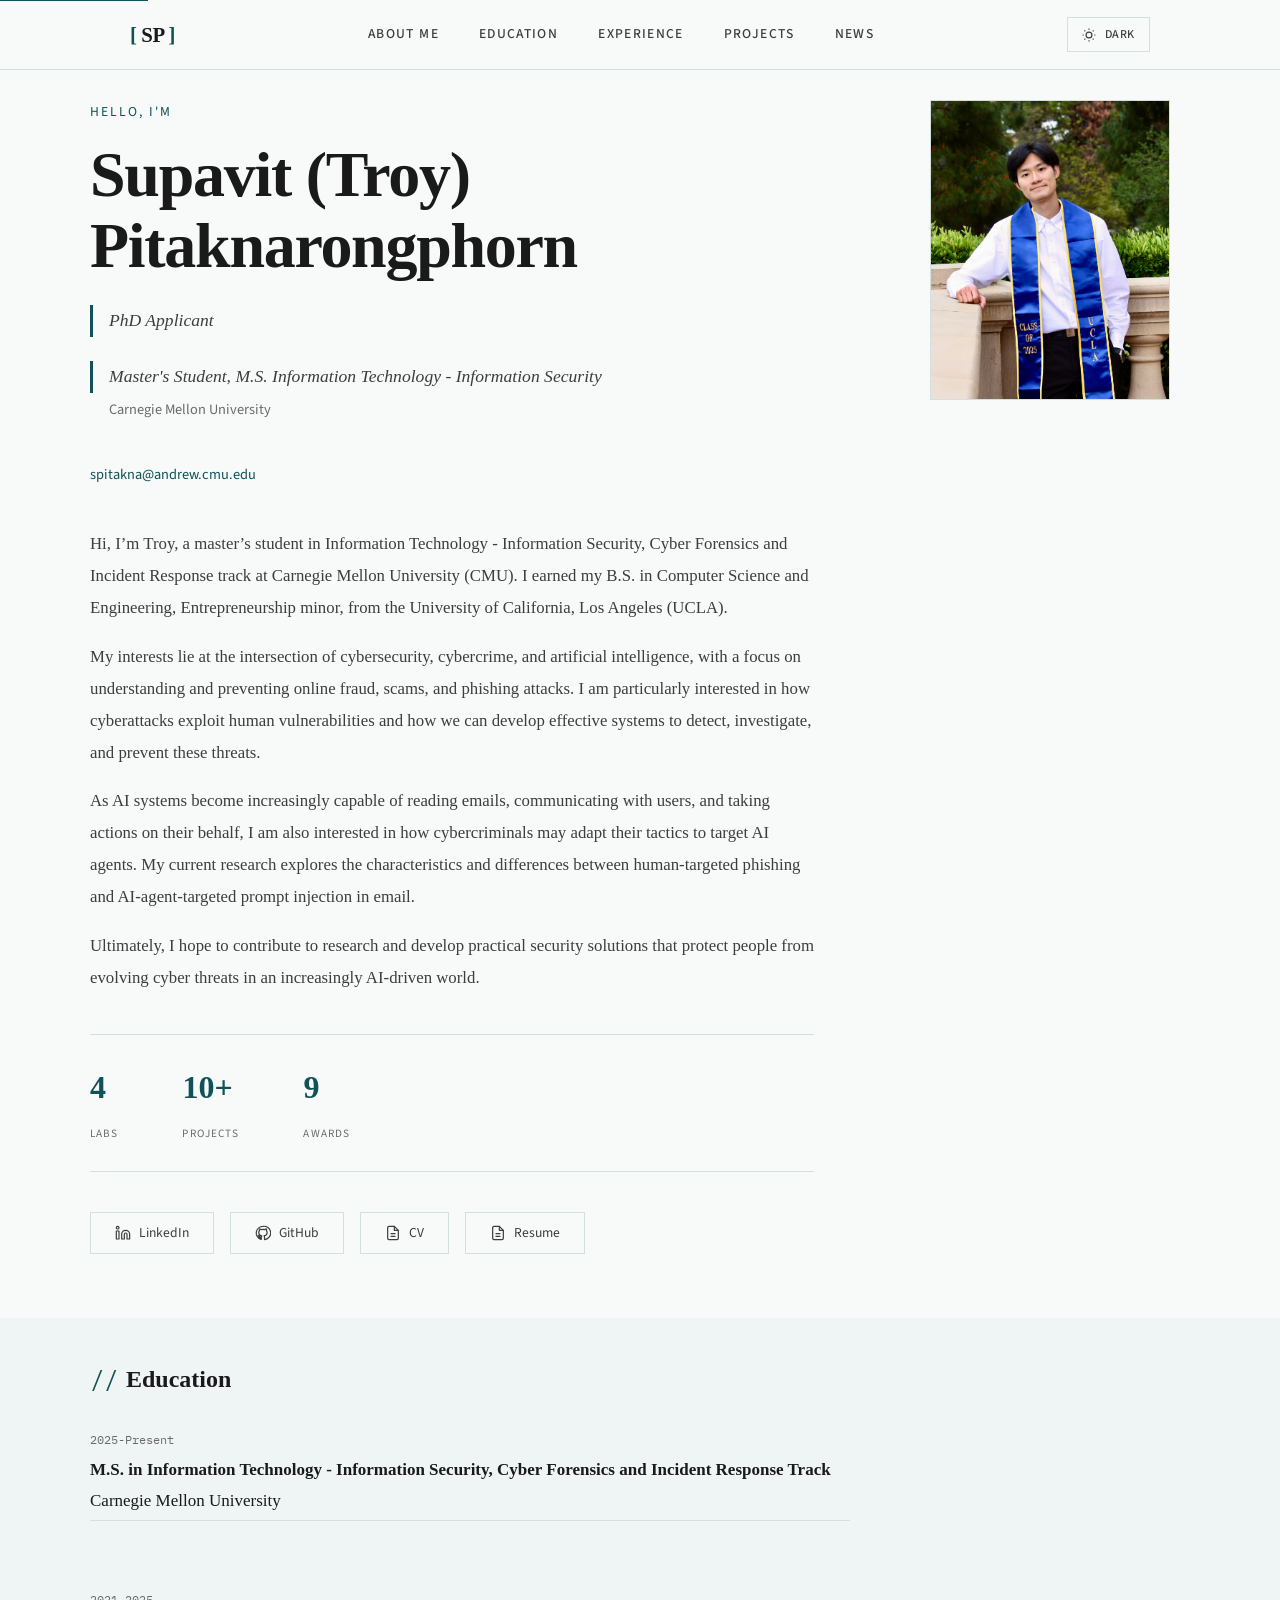
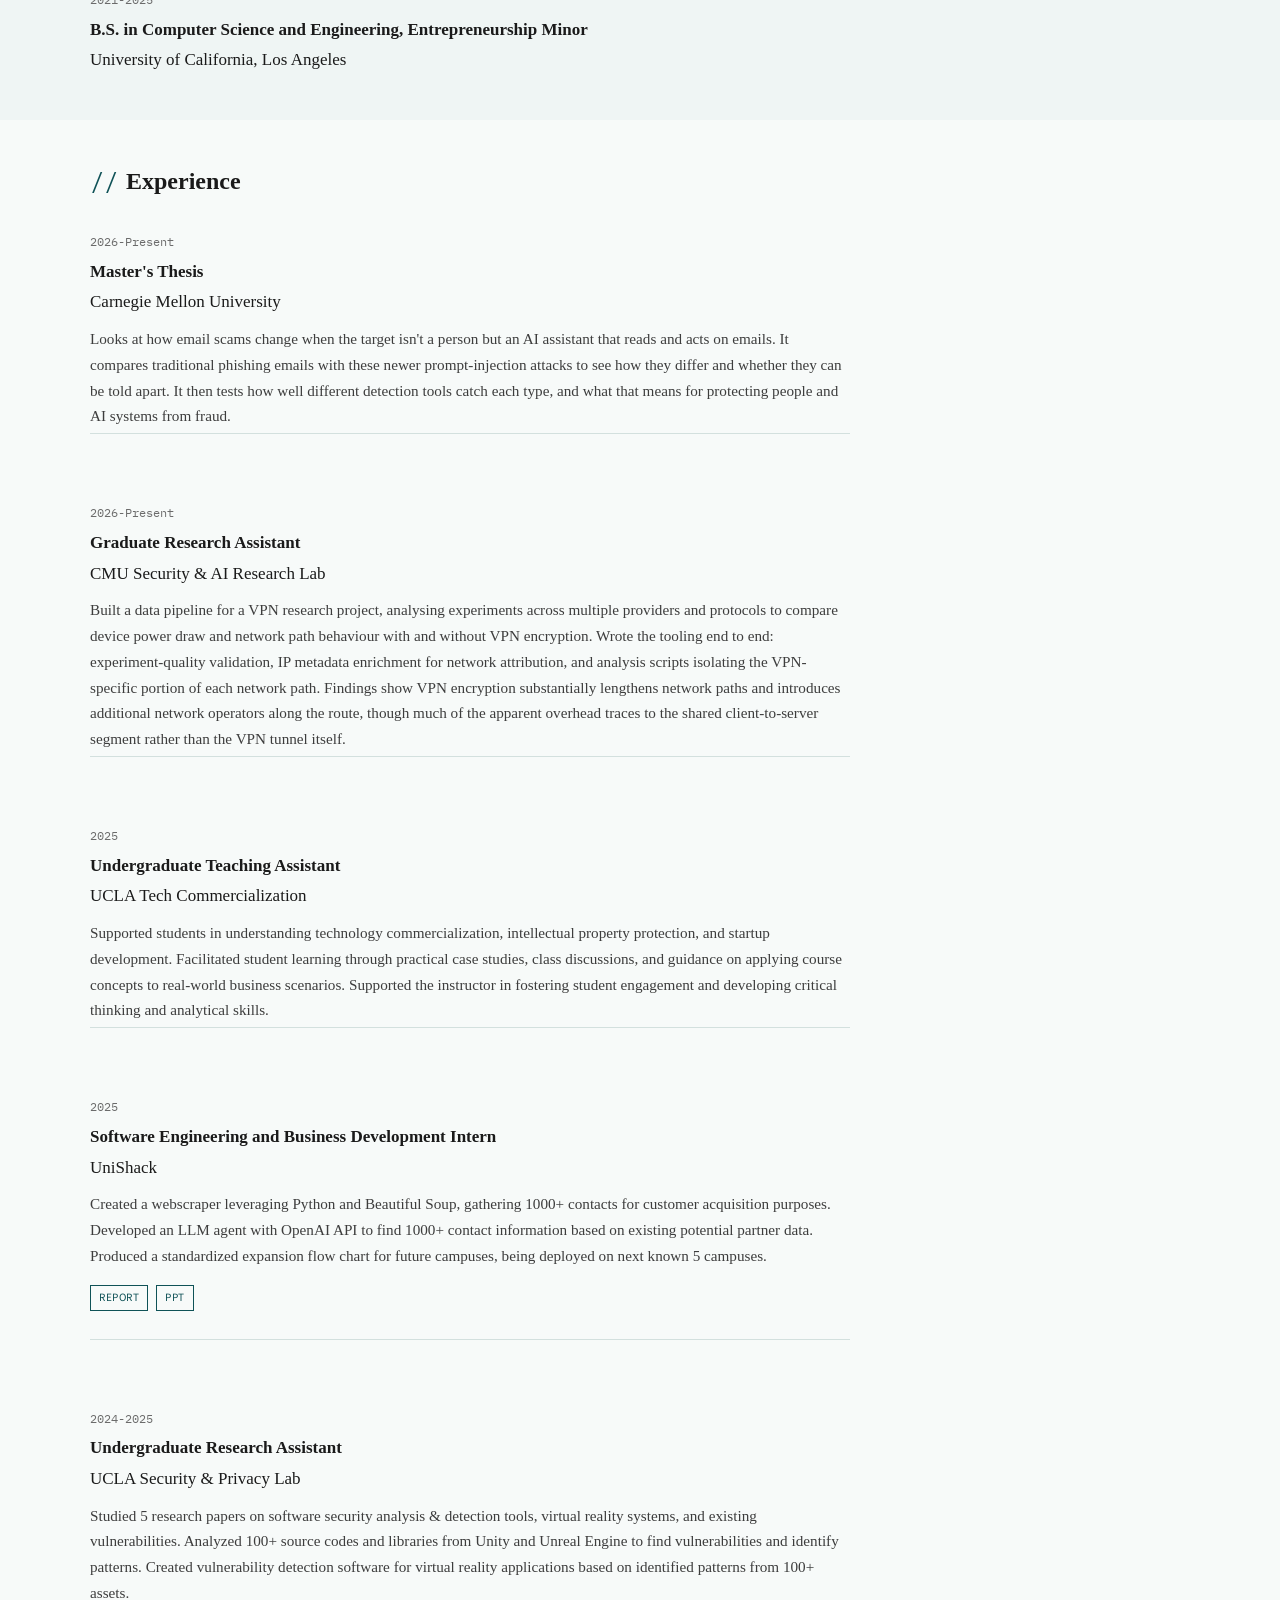
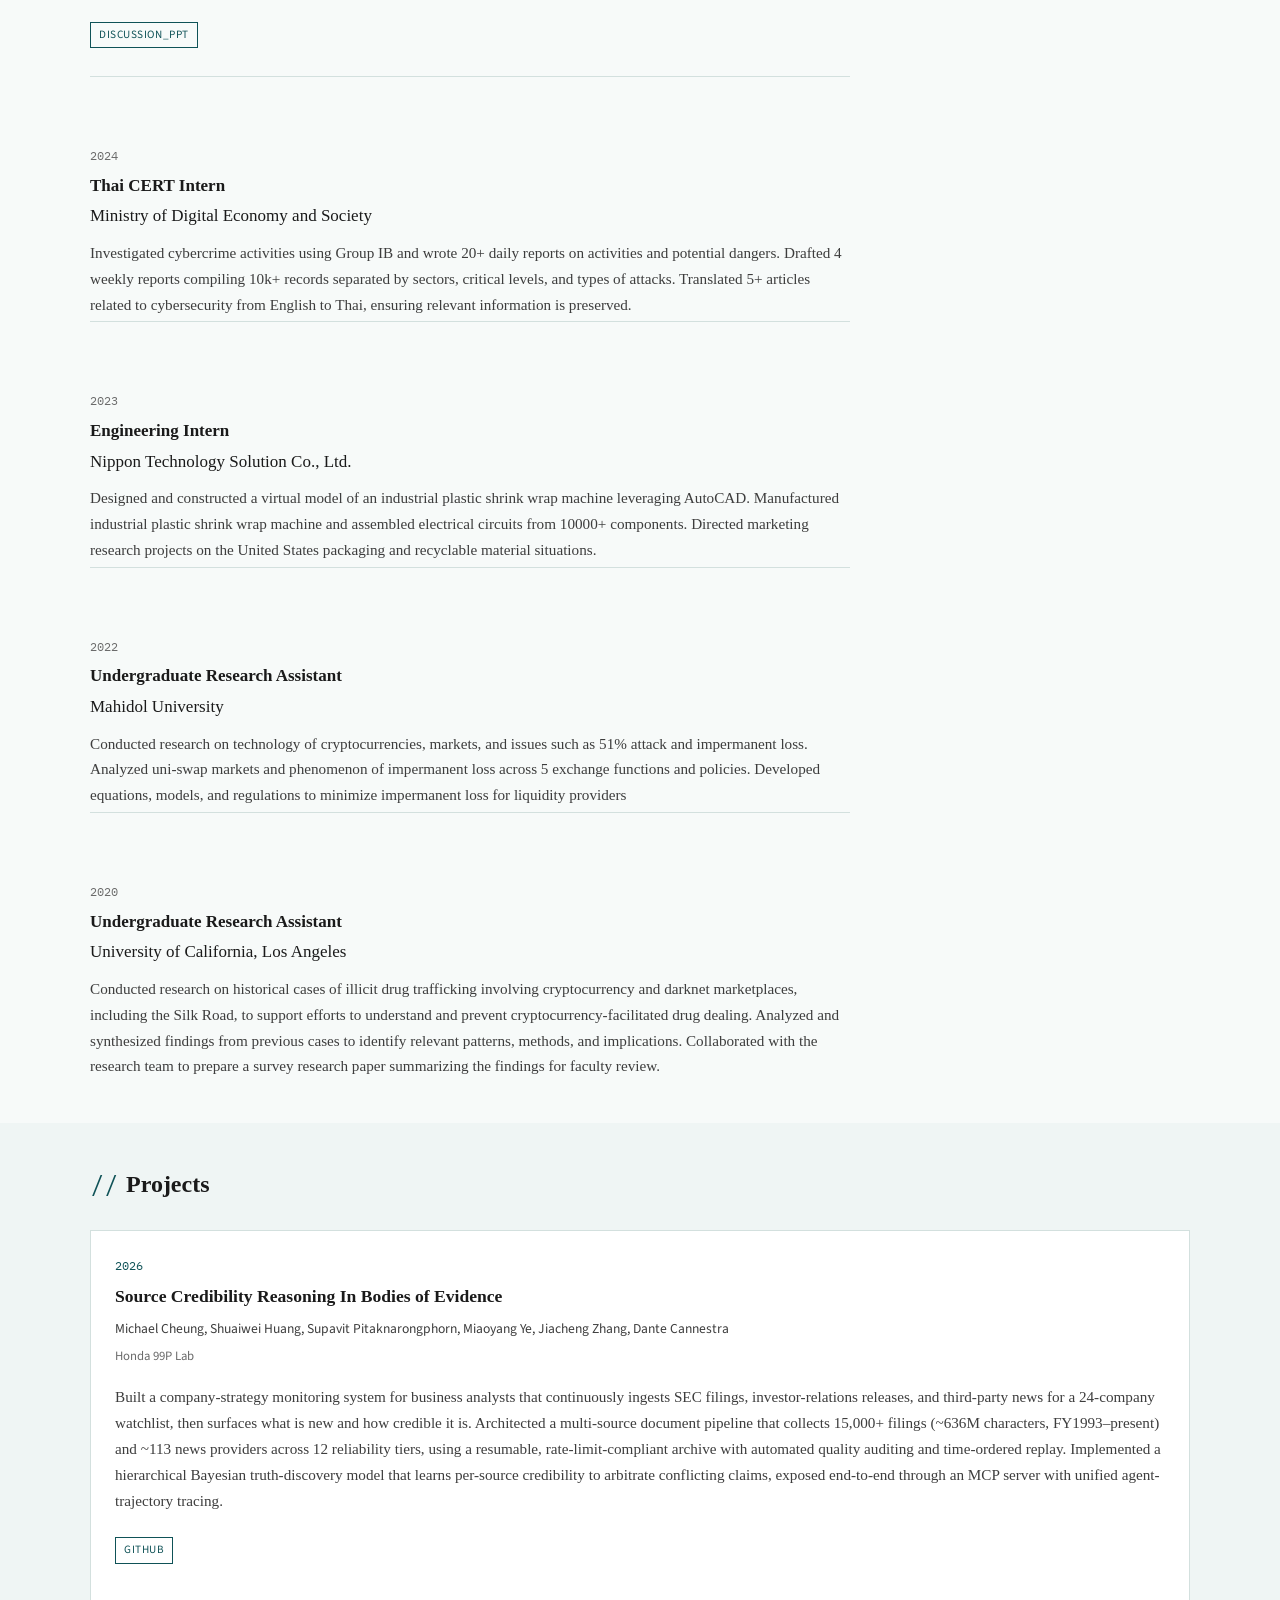
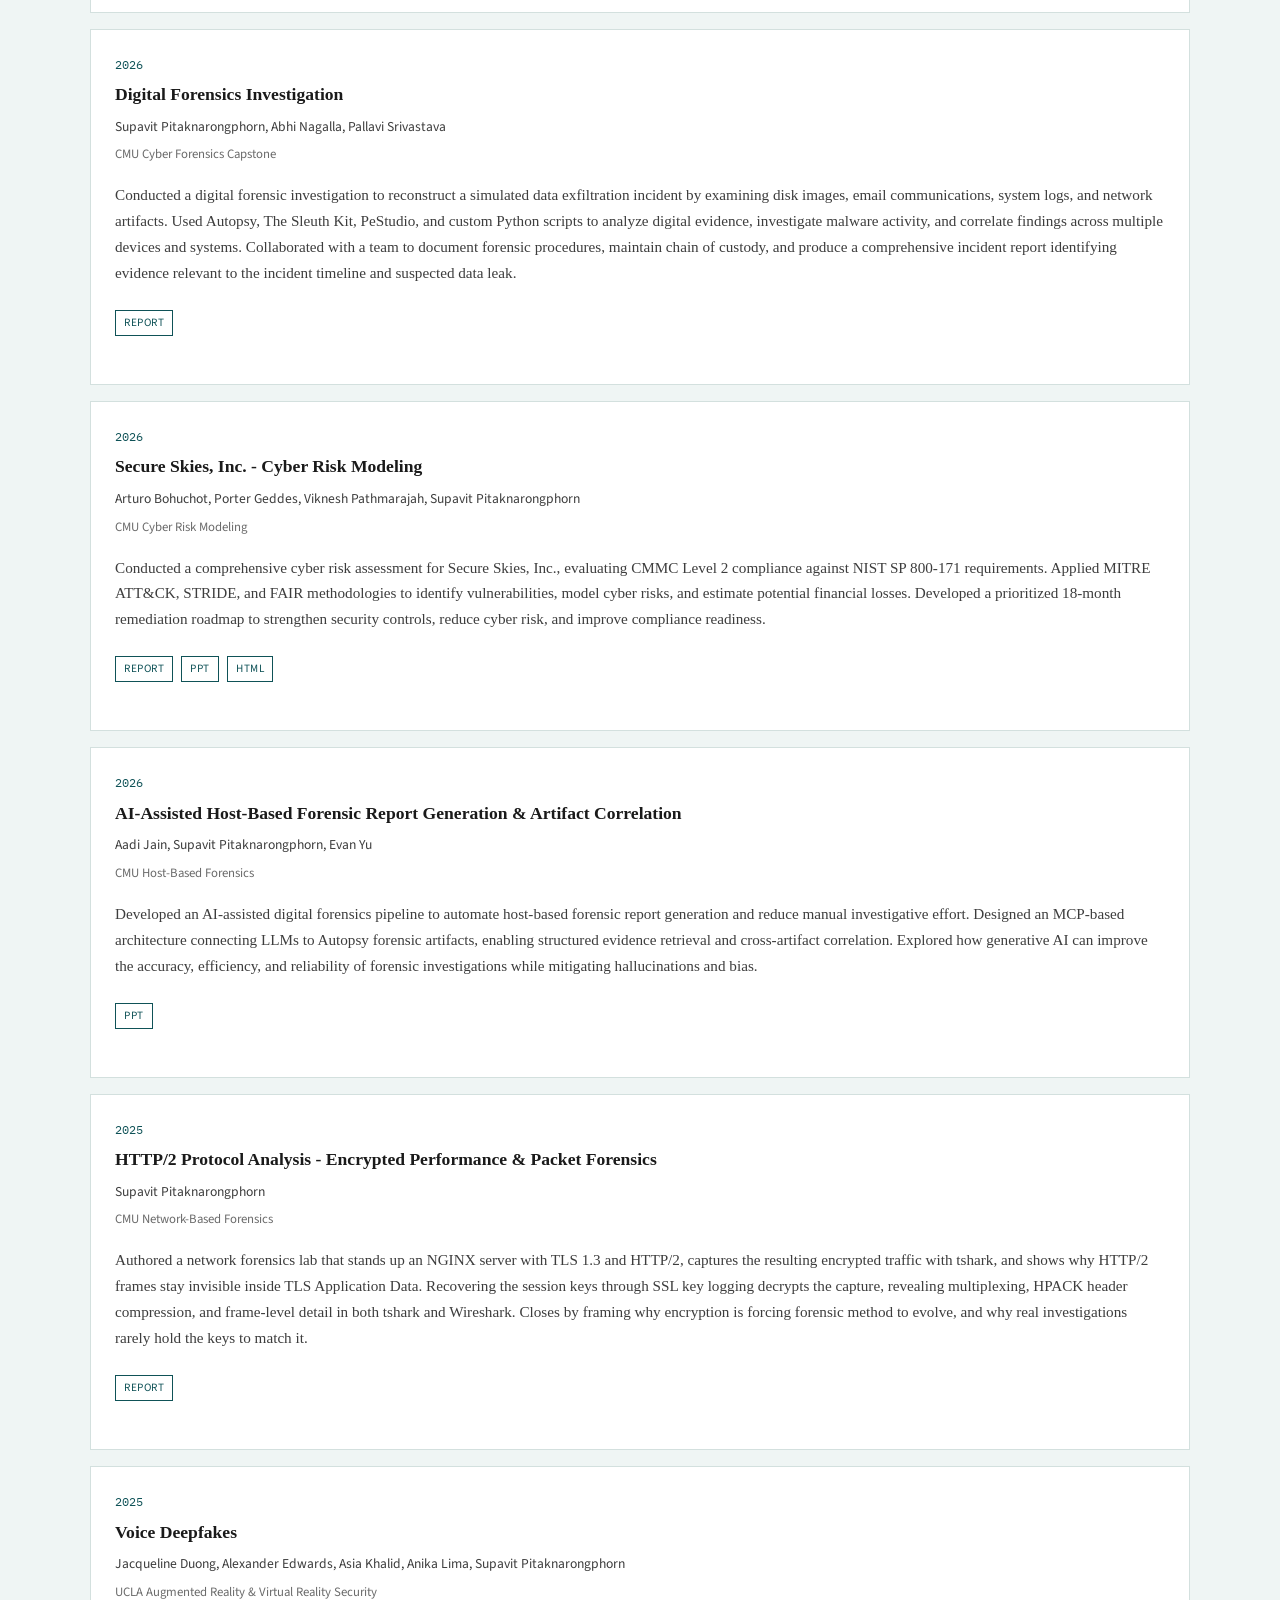
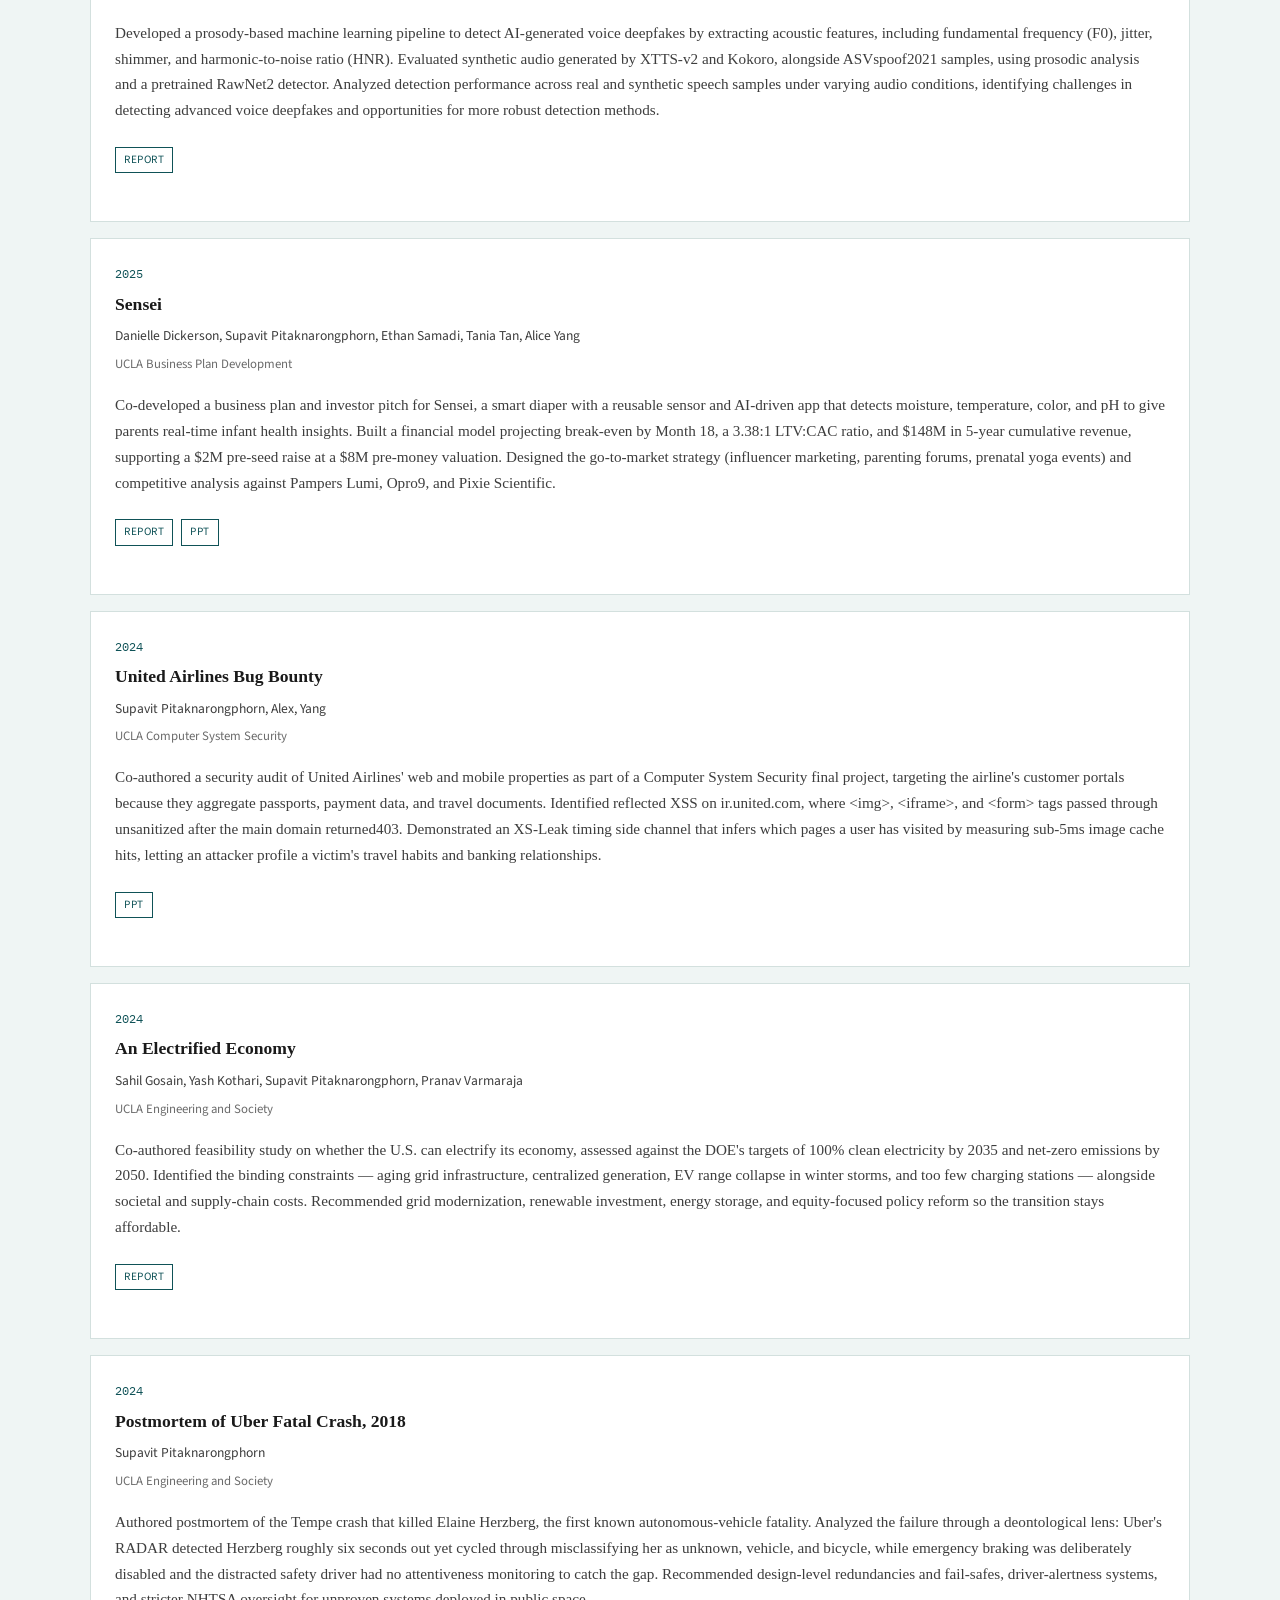
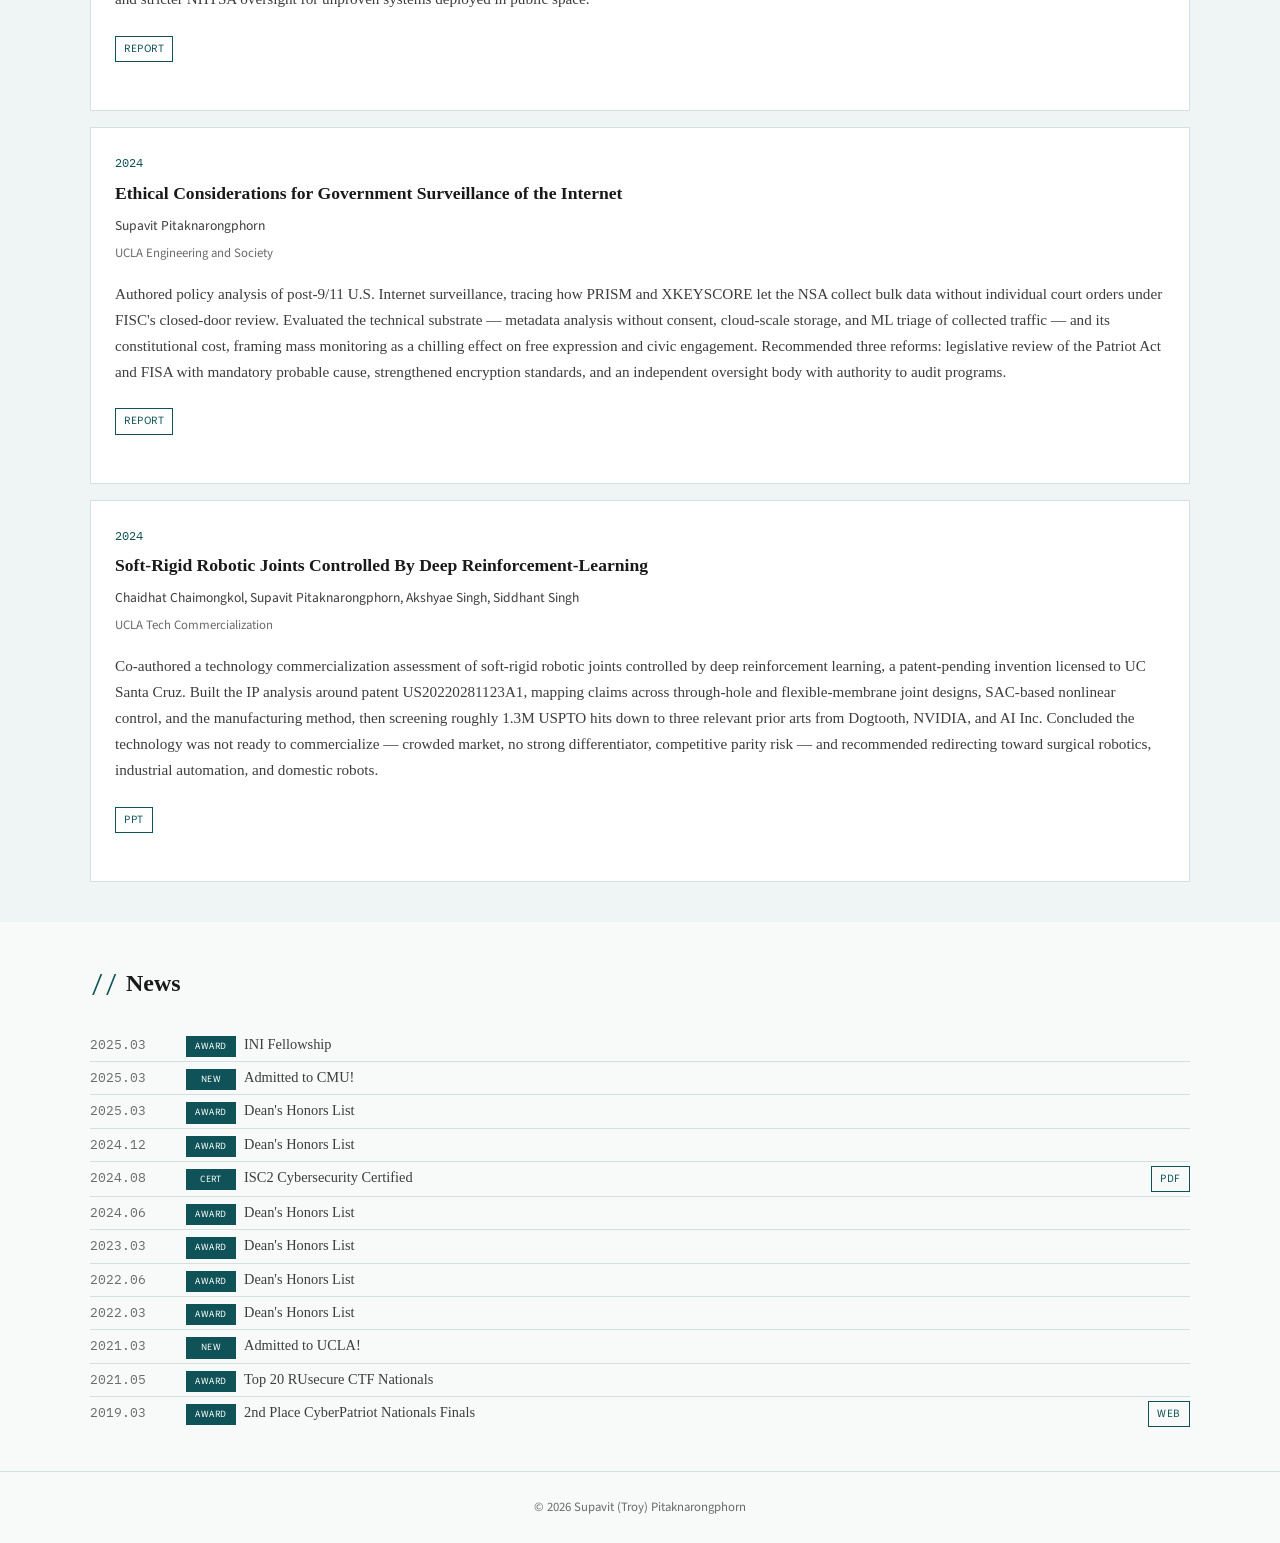
<file: index.html>
<!DOCTYPE html>
<html lang="en" data-theme="light">
<head>
    <meta charset="UTF-8">
    <meta name="viewport" content="width=device-width, initial-scale=1.0">
    <meta name="description" content="Homepage">
    <meta property="og:title" content="Homepage">
    <meta property="og:description" content="Homepage">
    <meta name="google-site-verification" content="LSoC6rmBjVxydKpHQMCpfL9506xBNTh2pzzcXydQbyA" />
    <title>Homepage</title>
    <link rel="preconnect" href="https://fonts.googleapis.com">
    <link rel="preconnect" href="https://fonts.gstatic.com" crossorigin>
    <link href="https://fonts.googleapis.com/css2?family=Source+Sans+3:wght@300;400;500;600&family=IBM+Plex+Mono:wght@400;500&display=swap" rel="stylesheet">
    <link rel="stylesheet" href="style.css">
</head>
<body>
    <a href="#about" class="skip-link">Skip to main content</a>
    <!-- Navigation -->
    <nav class="navbar" role="navigation" aria-label="Main navigation">
        <div class="nav-container">
            <a href="#" class="nav-logo">
                <span class="logo-bracket">[</span>
                <span class="logo-text" data-config="initials">YN</span>
                <span class="logo-bracket">]</span>
            </a>
            <div class="nav-links">
                <a href="#about">About Me</a>
                <a href="#education">Education</a>
                <a href="#publications">Publications</a>
                <a href="#experience">Experience</a>
                <a href="#projects">Projects</a>
                <a href="#news">News</a>
            </div>
            <div class="nav-controls">
                <button type="button" class="nav-btn theme-toggle" id="themeToggle" aria-label="Toggle theme">
                    <svg class="nav-btn-icon sun-icon" viewBox="0 0 24 24" fill="none" stroke="currentColor" stroke-width="2">
                        <circle cx="12" cy="12" r="5"/>
                        <path d="M12 1v2M12 21v2M4.22 4.22l1.42 1.42M18.36 18.36l1.42 1.42M1 12h2M21 12h2M4.22 19.78l1.42-1.42M18.36 5.64l1.42-1.42"/>
                    </svg>
                    <svg class="nav-btn-icon moon-icon" viewBox="0 0 24 24" fill="none" stroke="currentColor" stroke-width="2">
                        <path d="M21 12.79A9 9 0 1 1 11.21 3 7 7 0 0 0 21 12.79z"/>
                    </svg>
                    <span class="nav-btn-label theme-label">Light</span>
                </button>
            </div>
        </div>
    </nav>

    <!-- Hero / About Section -->
    <section id="about" class="hero">
        <div class="hero-bg">
            <div class="grid-overlay"></div>
            <div class="gradient-orb orb-1"></div>
            <div class="gradient-orb orb-2"></div>
        </div>
        <div class="hero-content">
            <div class="hero-text">
                <p class="hero-greeting">Hello, I'm</p>
                <h1 class="hero-name" data-config="name">Your Name</h1>
                <div class="hero-roles" id="cfg-roles"></div>
                <div class="hero-cta contact-links hero-links hero-email" id="cfg-email"></div>
                <p class="hero-description" data-config="bio">
                    Exploring the frontiers of <span class="highlight">your research area</span>,
                    <span class="highlight">machine learning</span>, and <span class="highlight">artificial intelligence</span>.
                    Building intelligent systems that advance scientific discovery.
                </p>
                <div class="hero-stats" id="cfg-stats">
                    <div class="stat">
                        <span class="stat-number">10+</span>
                        <span class="stat-label">Publications</span>
                    </div>
                    <div class="stat">
                        <span class="stat-number">100+</span>
                        <span class="stat-label">Citations</span>
                    </div>
                    <div class="stat">
                        <span class="stat-number">5+</span>
                        <span class="stat-label">Projects</span>
                    </div>
                </div>
                <div class="hero-cta contact-links hero-links" id="cfg-links"></div>
            </div>
            <div class="hero-image">
                <div class="image-frame">
                    <div class="image-placeholder">
                        <svg aria-hidden="true" viewBox="0 0 24 24" fill="none" stroke="currentColor" stroke-width="1.5">
                            <path d="M20 21v-2a4 4 0 0 0-4-4H8a4 4 0 0 0-4 4v2"/>
                            <circle cx="12" cy="7" r="4"/>
                        </svg>
                    </div>
                </div>
            </div>
        </div>
    </section>

    <!-- Education Section -->
    <section id="education" class="section">
        <div class="section-container">
            <h2 class="section-title">
                <span class="title-icon">//</span> Education
            </h2>
            <div class="experience-grid single" id="cfg-education"></div>
        </div>
    </section>

    <!-- Publications Section -->
    <section id="publications" class="section">
        <div class="section-container">
            <h2 class="section-title">
                <span class="title-icon">//</span> Publications
            </h2>
            <div class="publications-list" id="cfg-publications"></div>
        </div>
    </section>

    <!-- Experience Section -->
    <section id="experience" class="section">
        <div class="section-container">
            <h2 class="section-title">
                <span class="title-icon">//</span> Experience
            </h2>
            <div class="experience-grid" id="cfg-experience"></div>
        </div>
    </section>

    <!-- Projects Section -->
    <section id="projects" class="section">
        <div class="section-container">
            <h2 class="section-title">
                <span class="title-icon">//</span> Projects
            </h2>
            <div class="projects-grid" id="cfg-projects"></div>
        </div>
    </section>

    <!-- News Section -->
    <section id="news" class="section">
        <div class="section-container">
            <h2 class="section-title">
                <span class="title-icon">//</span> News
            </h2>
            <div class="news-list" id="cfg-news"></div>
        </div>
    </section>
    <!-- Footer -->
    <footer class="footer">
        <div class="footer-content">
            <p>&copy; <span id="footer-year"></span> <span data-config="name">Your Name</span></p>
        </div>
    </footer>

    <script src="config.js"></script>
    <script src="script.js"></script>
</body>
</html>
</file>
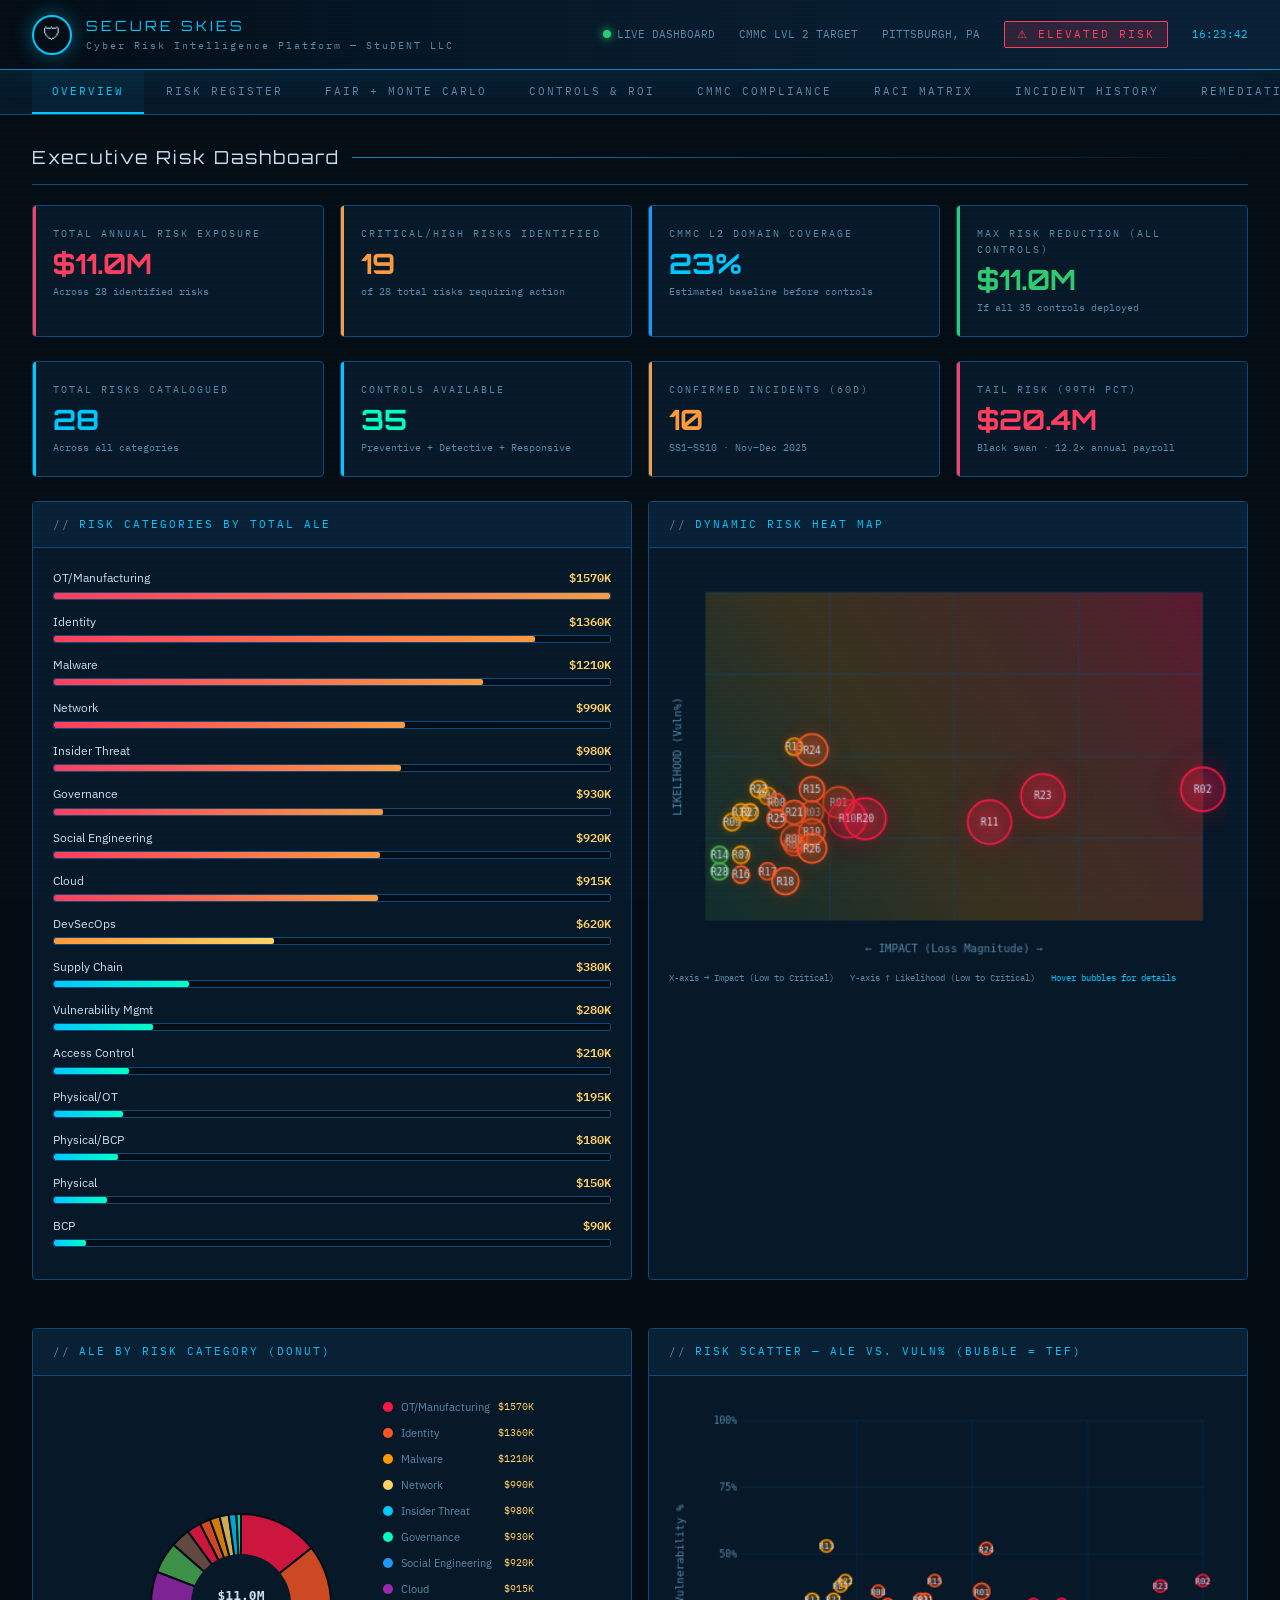
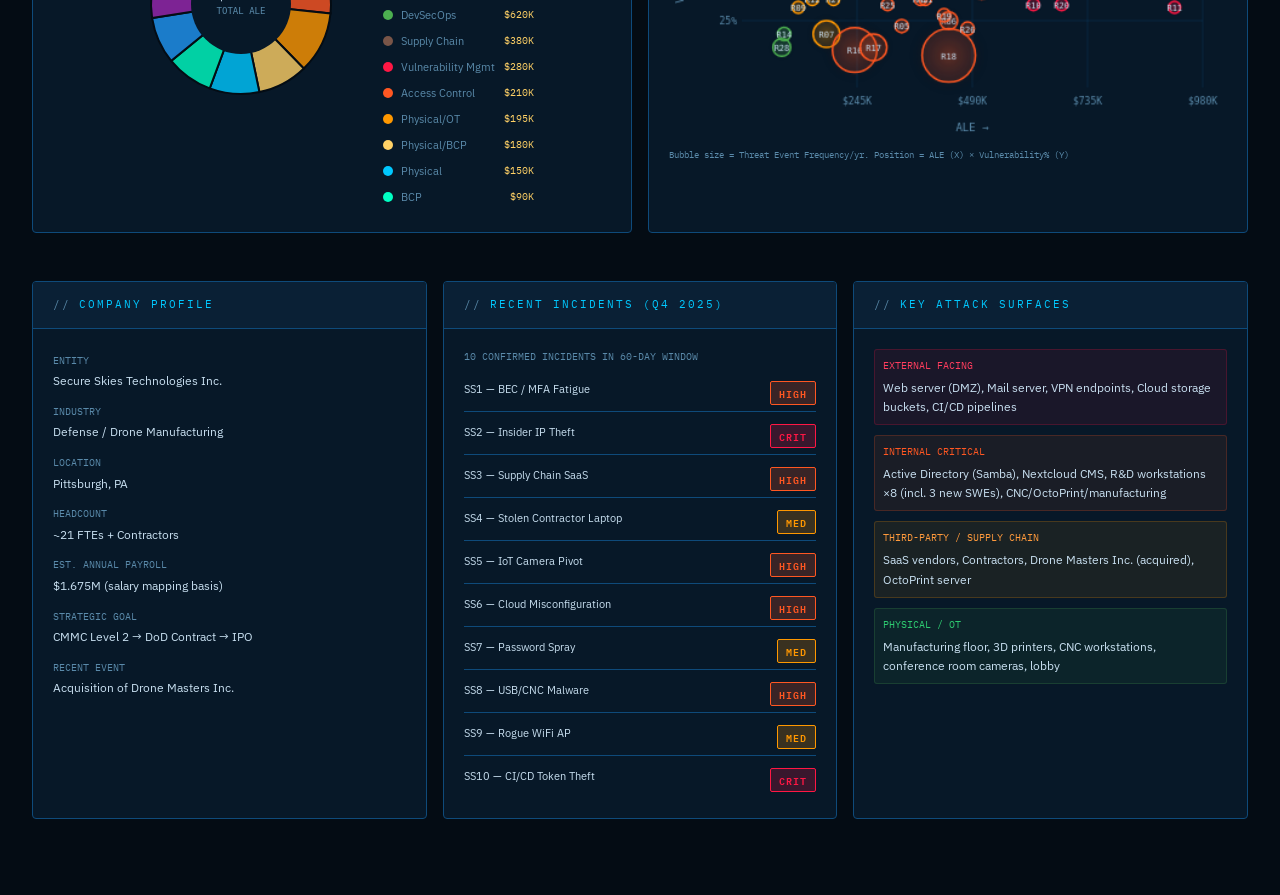
<file: assets/CMU_CRM_final_dashboard.html>
<!DOCTYPE html>
<html lang="en">
<head>
<meta charset="UTF-8">
<meta name="viewport" content="width=device-width, initial-scale=1.0">
<title>Secure Skies — Cyber Risk Intelligence Dashboard</title>
<link href="https://fonts.googleapis.com/css2?family=Orbitron:wght@400;700;900&family=IBM+Plex+Mono:wght@300;400;600&family=IBM+Plex+Sans:wght@300;400;600&display=swap" rel="stylesheet">
<style>
:root {
  --bg: #040c14;
  --surface: #071828;
  --surface2: #0a2035;
  --surface3: #0d2d4a;
  --border: #0e4a7a;
  --border-glow: #1a7fc1;
  --text: #c8dff0;
  --text-dim: #5a8aaa;
  --accent: #00c8ff;
  --accent2: #00ffc3;
  --accent3: #ff6b35;
  --accent4: #ffd166;
  --danger: #ff3d5e;
  --warn: #ff9a3c;
  --ok: #2ecc71;
  --critical: #ff1744;
  --high: #ff5722;
  --medium: #ff9800;
  --low: #4caf50;
  --info: #2196f3;
  --font-head: 'Orbitron', monospace;
  --font-mono: 'IBM Plex Mono', monospace;
  --font-body: 'IBM Plex Sans', sans-serif;
}

* { margin: 0; padding: 0; box-sizing: border-box; }

body {
  background: var(--bg);
  color: var(--text);
  font-family: var(--font-body);
  font-size: 14px;
  line-height: 1.6;
  min-height: 100vh;
}

/* Scanline overlay */
body::before {
  content: '';
  position: fixed;
  top: 0; left: 0; right: 0; bottom: 0;
  background: repeating-linear-gradient(0deg, transparent, transparent 2px, rgba(0,200,255,0.015) 2px, rgba(0,200,255,0.015) 4px);
  pointer-events: none;
  z-index: 1000;
}

/* Header */
.header {
  background: linear-gradient(90deg, #040c14 0%, #071828 40%, #0a2035 100%);
  border-bottom: 1px solid var(--border-glow);
  padding: 0 32px;
  display: flex;
  align-items: center;
  justify-content: space-between;
  height: 70px;
  position: sticky;
  top: 0;
  z-index: 100;
  box-shadow: 0 0 40px rgba(0,200,255,0.1);
}

.logo {
  display: flex;
  align-items: center;
  gap: 14px;
}

.logo-icon {
  width: 40px; height: 40px;
  border: 2px solid var(--accent);
  border-radius: 50%;
  display: flex; align-items: center; justify-content: center;
  font-size: 18px;
  box-shadow: 0 0 20px rgba(0,200,255,0.4);
  animation: pulse-glow 3s ease-in-out infinite;
}

@keyframes pulse-glow {
  0%, 100% { box-shadow: 0 0 20px rgba(0,200,255,0.4); }
  50% { box-shadow: 0 0 40px rgba(0,200,255,0.8); }
}

.logo-text {
  font-family: var(--font-head);
  font-size: 14px;
  letter-spacing: 3px;
  color: var(--accent);
  text-transform: uppercase;
}

.logo-sub {
  font-family: var(--font-mono);
  font-size: 10px;
  color: var(--text-dim);
  letter-spacing: 2px;
}

.header-meta {
  display: flex;
  align-items: center;
  gap: 24px;
  font-family: var(--font-mono);
  font-size: 11px;
  color: var(--text-dim);
}

.status-dot {
  display: inline-block;
  width: 8px; height: 8px;
  border-radius: 50%;
  background: var(--ok);
  box-shadow: 0 0 10px var(--ok);
  margin-right: 6px;
  animation: blink 2s ease-in-out infinite;
}

@keyframes blink {
  0%, 100% { opacity: 1; }
  50% { opacity: 0.3; }
}

.threat-level {
  background: rgba(255,61,94,0.15);
  border: 1px solid var(--danger);
  color: var(--danger);
  padding: 4px 12px;
  border-radius: 2px;
  font-size: 11px;
  letter-spacing: 2px;
  text-transform: uppercase;
  transition: all 0.4s ease;
}
.threat-level.medium {
  background: rgba(255,152,0,0.15);
  border-color: var(--warn);
  color: var(--warn);
}
.threat-level.low {
  background: rgba(46,204,113,0.12);
  border-color: var(--ok);
  color: var(--ok);
}
.threat-level.compliant {
  background: rgba(0,255,195,0.12);
  border-color: var(--accent2);
  color: var(--accent2);
  box-shadow: 0 0 14px rgba(0,255,195,0.25);
}

/* Nav tabs */
.nav-tabs {
  background: var(--surface);
  border-bottom: 1px solid var(--border);
  display: flex;
  padding: 0 32px;
  overflow-x: auto;
  gap: 2px;
}

.tab-btn {
  background: transparent;
  border: none;
  border-bottom: 2px solid transparent;
  color: var(--text-dim);
  font-family: var(--font-mono);
  font-size: 11px;
  letter-spacing: 2px;
  text-transform: uppercase;
  padding: 14px 20px;
  cursor: pointer;
  white-space: nowrap;
  transition: all 0.2s;
}

.tab-btn:hover { color: var(--accent); }
.tab-btn.active {
  color: var(--accent);
  border-bottom-color: var(--accent);
  background: rgba(0,200,255,0.05);
}

/* Main content */
.main { padding: 28px 32px; max-width: 1600px; margin: 0 auto; }

.tab-content { display: none; }
.tab-content.active { display: block; }

/* Grid layouts */
.grid-4 { display: grid; grid-template-columns: repeat(4, 1fr); gap: 16px; margin-bottom: 24px; }
.grid-3 { display: grid; grid-template-columns: repeat(3, 1fr); gap: 16px; margin-bottom: 24px; }
.grid-2 { display: grid; grid-template-columns: repeat(2, 1fr); gap: 16px; margin-bottom: 24px; }
.grid-2-1 { display: grid; grid-template-columns: 2fr 1fr; gap: 16px; margin-bottom: 24px; }
.grid-1-2 { display: grid; grid-template-columns: 1fr 2fr; gap: 16px; margin-bottom: 24px; }

/* Stat cards */
.stat-card {
  background: var(--surface);
  border: 1px solid var(--border);
  border-radius: 4px;
  padding: 20px;
  position: relative;
  overflow: hidden;
  transition: border-color 0.2s;
}

.stat-card::before {
  content: '';
  position: absolute;
  top: 0; left: 0;
  width: 3px; height: 100%;
  background: var(--accent);
}

.stat-card.danger::before { background: var(--danger); }
.stat-card.warn::before { background: var(--warn); }
.stat-card.ok::before { background: var(--ok); }
.stat-card.info::before { background: var(--info); }

.stat-card:hover { border-color: var(--border-glow); }

.stat-label {
  font-family: var(--font-mono);
  font-size: 10px;
  letter-spacing: 2px;
  color: var(--text-dim);
  text-transform: uppercase;
  margin-bottom: 8px;
}

.stat-value {
  font-family: var(--font-head);
  font-size: 28px;
  font-weight: 700;
  color: var(--accent);
  line-height: 1;
}

.stat-card.danger .stat-value { color: var(--danger); }
.stat-card.warn .stat-value { color: var(--warn); }
.stat-card.ok .stat-value { color: var(--ok); }

.stat-sub {
  font-family: var(--font-mono);
  font-size: 10px;
  color: var(--text-dim);
  margin-top: 6px;
}

/* Panel */
.panel {
  background: var(--surface);
  border: 1px solid var(--border);
  border-radius: 4px;
  margin-bottom: 24px;
  overflow: hidden;
}

.panel-header {
  background: var(--surface2);
  border-bottom: 1px solid var(--border);
  padding: 14px 20px;
  display: flex;
  align-items: center;
  justify-content: space-between;
}

.panel-title {
  font-family: var(--font-mono);
  font-size: 11px;
  letter-spacing: 2px;
  text-transform: uppercase;
  color: var(--accent);
  display: flex;
  align-items: center;
  gap: 8px;
}

.panel-title::before {
  content: '//';
  color: var(--text-dim);
}

.panel-body { padding: 20px; }

/* Risk rows */
.risk-row {
  display: grid;
  grid-template-columns: 40px 1fr 80px 80px 100px 80px 120px;
  gap: 12px;
  align-items: center;
  padding: 12px 16px;
  border-bottom: 1px solid rgba(14,74,122,0.4);
  font-size: 12px;
  transition: background 0.15s;
}

.risk-row:hover { background: rgba(0,200,255,0.04); }
.risk-row.header-row {
  background: var(--surface2);
  font-family: var(--font-mono);
  font-size: 10px;
  letter-spacing: 1px;
  color: var(--text-dim);
  text-transform: uppercase;
}

.risk-id {
  font-family: var(--font-mono);
  font-size: 10px;
  color: var(--text-dim);
}

.risk-name {
  font-weight: 600;
  color: var(--text);
  font-size: 12px;
}

.risk-name small {
  display: block;
  color: var(--text-dim);
  font-size: 10px;
  font-weight: 400;
}

/* Severity badges */
.badge {
  padding: 3px 8px;
  border-radius: 2px;
  font-family: var(--font-mono);
  font-size: 10px;
  letter-spacing: 1px;
  text-transform: uppercase;
  text-align: center;
  font-weight: 600;
}

.badge-critical { background: rgba(255,23,68,0.2); color: var(--critical); border: 1px solid var(--critical); }
.badge-high { background: rgba(255,87,34,0.2); color: var(--high); border: 1px solid var(--high); }
.badge-medium { background: rgba(255,152,0,0.2); color: var(--medium); border: 1px solid var(--medium); }
.badge-low { background: rgba(76,175,80,0.2); color: var(--low); border: 1px solid var(--low); }

.ale-value {
  font-family: var(--font-mono);
  font-size: 12px;
  color: var(--accent4);
  font-weight: 600;
}

/* MITRE tags */
.mitre-tag {
  display: inline-block;
  padding: 2px 6px;
  background: rgba(0,200,255,0.1);
  border: 1px solid rgba(0,200,255,0.3);
  border-radius: 2px;
  font-family: var(--font-mono);
  font-size: 9px;
  color: var(--accent);
  margin: 2px;
}

/* Controls toggle */
.control-card {
  background: var(--surface2);
  border: 1px solid var(--border);
  border-radius: 4px;
  margin-bottom: 12px;
  overflow: hidden;
  transition: border-color 0.2s;
}

.control-card.selected {
  border-color: var(--accent2);
  box-shadow: 0 0 20px rgba(0,255,195,0.1);
}

.control-header {
  display: flex;
  align-items: center;
  padding: 14px 16px;
  cursor: pointer;
  gap: 14px;
}

.control-toggle {
  width: 44px; height: 24px;
  background: rgba(255,255,255,0.1);
  border-radius: 12px;
  position: relative;
  transition: background 0.2s;
  flex-shrink: 0;
  border: 1px solid var(--border);
}

.control-toggle.on {
  background: rgba(0,255,195,0.25);
  border-color: var(--accent2);
}

.control-toggle::after {
  content: '';
  position: absolute;
  top: 2px; left: 2px;
  width: 18px; height: 18px;
  background: var(--text-dim);
  border-radius: 50%;
  transition: all 0.2s;
}

.control-toggle.on::after {
  left: 22px;
  background: var(--accent2);
  box-shadow: 0 0 10px var(--accent2);
}

.control-info { flex: 1; }
.control-name {
  font-weight: 600;
  font-size: 13px;
  color: var(--text);
}
.control-type {
  font-family: var(--font-mono);
  font-size: 10px;
  color: var(--text-dim);
  margin-top: 2px;
}

.control-rom {
  font-family: var(--font-mono);
  font-size: 11px;
  padding: 4px 10px;
  border-radius: 2px;
  background: rgba(0,200,255,0.1);
  color: var(--accent);
  border: 1px solid rgba(0,200,255,0.2);
  white-space: nowrap;
}

.control-details {
  display: none;
  padding: 0 16px 16px;
  border-top: 1px solid var(--border);
  margin-top: 0;
}

.control-card.selected .control-details { display: block; }

.control-metrics {
  display: grid;
  grid-template-columns: repeat(4, 1fr);
  gap: 12px;
  margin-top: 14px;
}

.metric-box {
  background: var(--surface3);
  border: 1px solid var(--border);
  border-radius: 3px;
  padding: 12px;
  text-align: center;
}

.metric-label {
  font-family: var(--font-mono);
  font-size: 9px;
  color: var(--text-dim);
  letter-spacing: 1px;
  text-transform: uppercase;
  margin-bottom: 6px;
}

.metric-val {
  font-family: var(--font-head);
  font-size: 16px;
  font-weight: 700;
}

.metric-val.cost { color: var(--danger); }
.metric-val.maint { color: var(--warn); }
.metric-val.mitig { color: var(--ok); }
.metric-val.profit { color: var(--accent2); }
.metric-val.loss { color: var(--danger); }

.cmmc-bar {
  margin-top: 10px;
  background: rgba(0,0,0,0.3);
  border-radius: 2px;
  height: 6px;
  overflow: hidden;
}

.cmmc-fill {
  height: 100%;
  background: linear-gradient(90deg, var(--accent), var(--accent2));
  border-radius: 2px;
  transition: width 0.5s ease;
}

/* CMMC Radar Chart */
.radar-container {
  position: relative;
  width: 100%;
  display: flex;
  justify-content: center;
  padding: 20px 0;
}

/* FAIR Analysis */
.fair-section {
  background: var(--surface2);
  border: 1px solid var(--border);
  border-radius: 4px;
  padding: 20px;
  margin-bottom: 16px;
}

.fair-title {
  font-family: var(--font-mono);
  font-size: 11px;
  letter-spacing: 2px;
  text-transform: uppercase;
  color: var(--accent);
  margin-bottom: 14px;
  padding-bottom: 10px;
  border-bottom: 1px solid var(--border);
}

.fair-tree {
  display: grid;
  grid-template-columns: 1fr;
  gap: 8px;
}

.fair-node {
  background: var(--surface3);
  border: 1px solid var(--border);
  border-radius: 3px;
  padding: 10px 14px;
  display: flex;
  align-items: center;
  justify-content: space-between;
}

.fair-node-label {
  font-family: var(--font-mono);
  font-size: 11px;
  color: var(--text-dim);
}

.fair-node-val {
  font-family: var(--font-mono);
  font-size: 12px;
  color: var(--accent4);
  font-weight: 600;
}

/* Monte Carlo */
.mc-bar-container {
  margin-top: 16px;
}

.mc-bar-row {
  display: flex;
  align-items: center;
  gap: 12px;
  margin-bottom: 8px;
}

.mc-bar-label {
  font-family: var(--font-mono);
  font-size: 10px;
  color: var(--text-dim);
  width: 160px;
  flex-shrink: 0;
  text-align: right;
}

.mc-bar-track {
  flex: 1;
  height: 20px;
  background: rgba(0,0,0,0.4);
  border-radius: 2px;
  overflow: hidden;
  border: 1px solid var(--border);
  position: relative;
}

.mc-bar-fill {
  height: 100%;
  border-radius: 2px;
  display: flex;
  align-items: center;
  justify-content: flex-end;
  padding-right: 8px;
  font-family: var(--font-mono);
  font-size: 10px;
  font-weight: 600;
  transition: width 1s ease;
}

.mc-percentile {
  font-family: var(--font-mono);
  font-size: 10px;
  color: var(--text-dim);
  width: 100px;
  flex-shrink: 0;
}

/* RACI Matrix */
.raci-table {
  width: 100%;
  border-collapse: collapse;
  font-size: 12px;
}

.raci-table th {
  background: var(--surface2);
  color: var(--text-dim);
  font-family: var(--font-mono);
  font-size: 10px;
  letter-spacing: 1px;
  text-transform: uppercase;
  padding: 10px 12px;
  border: 1px solid var(--border);
  text-align: center;
}

.raci-table th:first-child { text-align: left; }

.raci-table td {
  padding: 10px 12px;
  border: 1px solid var(--border);
  text-align: center;
  vertical-align: middle;
}

.raci-table tr:hover td { background: rgba(0,200,255,0.04); }

.raci-table td:first-child {
  text-align: left;
  font-size: 12px;
  color: var(--text);
}

.raci-r { color: var(--danger); font-weight: 700; font-family: var(--font-mono); font-size: 13px; }
.raci-a { color: var(--accent4); font-weight: 700; font-family: var(--font-mono); font-size: 13px; }
.raci-c { color: var(--accent); font-weight: 700; font-family: var(--font-mono); font-size: 13px; }
.raci-i { color: var(--text-dim); font-weight: 700; font-family: var(--font-mono); font-size: 13px; }

/* Progress bars generic */
.prog-bar {
  background: rgba(0,0,0,0.4);
  border-radius: 2px;
  height: 8px;
  overflow: hidden;
  border: 1px solid var(--border);
}

.prog-fill {
  height: 100%;
  border-radius: 2px;
  background: linear-gradient(90deg, var(--accent), var(--accent2));
}

.prog-fill.danger { background: linear-gradient(90deg, var(--danger), var(--warn)); }
.prog-fill.warn { background: linear-gradient(90deg, var(--warn), var(--accent4)); }

/* Incident table */
.incident-table {
  width: 100%;
  border-collapse: collapse;
}

.incident-table th {
  background: var(--surface2);
  color: var(--text-dim);
  font-family: var(--font-mono);
  font-size: 10px;
  letter-spacing: 1px;
  text-transform: uppercase;
  padding: 10px 12px;
  border-bottom: 2px solid var(--border-glow);
  text-align: left;
}

.incident-table td {
  padding: 10px 12px;
  border-bottom: 1px solid var(--border);
  font-size: 12px;
}

.incident-table tr:hover td { background: rgba(0,200,255,0.04); }

/* Section titles */
.section-title {
  font-family: var(--font-head);
  font-size: 18px;
  letter-spacing: 2px;
  color: var(--text);
  margin-bottom: 20px;
  padding-bottom: 12px;
  border-bottom: 1px solid var(--border);
  display: flex;
  align-items: center;
  gap: 12px;
}

.section-title::after {
  content: '';
  flex: 1;
  height: 1px;
  background: linear-gradient(90deg, var(--border-glow), transparent);
}

/* Summary totals bar */
.totals-bar {
  background: var(--surface2);
  border: 1px solid var(--border-glow);
  border-radius: 4px;
  padding: 16px 24px;
  display: flex;
  align-items: center;
  justify-content: space-between;
  margin-bottom: 24px;
  position: sticky;
  top: 110px;
  z-index: 50;
  backdrop-filter: blur(10px);
  box-shadow: 0 4px 20px rgba(0,0,0,0.5);
}

.totals-item { text-align: center; }
.totals-label {
  font-family: var(--font-mono);
  font-size: 9px;
  letter-spacing: 2px;
  text-transform: uppercase;
  color: var(--text-dim);
  margin-bottom: 4px;
}
.totals-val {
  font-family: var(--font-head);
  font-size: 16px;
  font-weight: 700;
}

/* Scrollbar */
::-webkit-scrollbar { width: 6px; height: 6px; }
::-webkit-scrollbar-track { background: var(--bg); }
::-webkit-scrollbar-thumb { background: var(--border-glow); border-radius: 3px; }

/* Tooltip */
.tooltip {
  position: relative;
  cursor: help;
}

.tooltip:hover::after {
  content: attr(data-tip);
  position: absolute;
  bottom: calc(100% + 8px);
  left: 50%;
  transform: translateX(-50%);
  background: var(--surface3);
  border: 1px solid var(--border-glow);
  color: var(--text);
  padding: 6px 10px;
  border-radius: 3px;
  font-size: 11px;
  white-space: nowrap;
  z-index: 200;
  font-family: var(--font-mono);
  box-shadow: 0 4px 20px rgba(0,0,0,0.5);
}

/* Policy cards */
.policy-card {
  background: var(--surface2);
  border: 1px solid var(--border);
  border-radius: 4px;
  padding: 16px;
  margin-bottom: 12px;
  border-left: 3px solid var(--accent);
}

.policy-card.high-impact { border-left-color: var(--ok); }
.policy-card.medium-impact { border-left-color: var(--accent4); }
.policy-card.cmmc { border-left-color: var(--accent2); }

.policy-name { font-weight: 600; font-size: 13px; margin-bottom: 6px; }
.policy-desc { font-size: 12px; color: var(--text-dim); margin-bottom: 8px; }
.policy-domains { display: flex; flex-wrap: wrap; gap: 4px; }
.policy-domain-tag {
  background: rgba(0,255,195,0.1);
  border: 1px solid rgba(0,255,195,0.3);
  color: var(--accent2);
  padding: 2px 7px;
  border-radius: 2px;
  font-family: var(--font-mono);
  font-size: 9px;
}

/* Radar/Spider Chart SVG */
svg text { font-family: var(--font-mono); }

/* Assumptions table */
.assume-table { width: 100%; border-collapse: collapse; font-size: 12px; }
.assume-table th {
  background: var(--surface2);
  color: var(--text-dim);
  font-family: var(--font-mono);
  font-size: 10px;
  letter-spacing: 1px;
  text-transform: uppercase;
  padding: 10px 12px;
  border: 1px solid var(--border);
  text-align: left;
}
.assume-table td {
  padding: 10px 12px;
  border: 1px solid var(--border);
  vertical-align: top;
  line-height: 1.5;
}
.assume-table tr:hover td { background: rgba(0,200,255,0.03); }

/* Histogram bars for Monte Carlo visualization */
.hist-container {
  display: flex;
  align-items: flex-end;
  gap: 3px;
  height: 120px;
  padding: 0 10px;
  margin-top: 10px;
}

.hist-bar {
  flex: 1;
  background: linear-gradient(0deg, var(--accent), rgba(0,200,255,0.3));
  border-radius: 2px 2px 0 0;
  min-width: 8px;
  transition: all 0.5s ease;
  cursor: pointer;
  position: relative;
}

.hist-bar:hover { background: linear-gradient(0deg, var(--accent2), rgba(0,255,195,0.4)); }

/* Budget bar */
.budget-summary {
  background: var(--surface2);
  border: 1px solid var(--border-glow);
  border-radius: 4px;
  padding: 20px;
  margin-bottom: 24px;
}

.budget-row {
  display: flex;
  align-items: center;
  justify-content: space-between;
  padding: 8px 0;
  border-bottom: 1px solid rgba(14,74,122,0.3);
}

.budget-row:last-child { border-bottom: none; }

.budget-label {
  font-family: var(--font-mono);
  font-size: 11px;
  color: var(--text-dim);
}

.budget-val {
  font-family: var(--font-mono);
  font-size: 13px;
  font-weight: 600;
}

/* Responsive */
@media (max-width: 1200px) {
  .grid-4 { grid-template-columns: repeat(2, 1fr); }
  .risk-row { grid-template-columns: 40px 1fr 80px 80px 100px; }
  .risk-row > *:last-child { display: none; }
}

@media (max-width: 768px) {
  .main { padding: 16px; }
  .grid-3 { grid-template-columns: 1fr; }
  .grid-2 { grid-template-columns: 1fr; }
  .grid-2-1 { grid-template-columns: 1fr; }
  .control-metrics { grid-template-columns: repeat(2, 1fr); }
}

.animate-in {
  animation: fadeSlide 0.4s ease forwards;
}

@keyframes fadeSlide {
  from { opacity: 0; transform: translateY(10px); }
  to { opacity: 1; transform: translateY(0); }
}

.number-count {
  animation: countUp 1s ease forwards;
}

.collapsible-section { margin-bottom: 16px; }
.collapsible-header {
  background: var(--surface2);
  border: 1px solid var(--border);
  padding: 12px 16px;
  cursor: pointer;
  display: flex;
  align-items: center;
  justify-content: space-between;
  border-radius: 4px;
  transition: border-color 0.2s;
}
.collapsible-header:hover { border-color: var(--border-glow); }
.collapsible-arrow { transition: transform 0.2s; font-size: 12px; color: var(--text-dim); }
.collapsible-header.open .collapsible-arrow { transform: rotate(90deg); }
.collapsible-body {
  display: none;
  border: 1px solid var(--border);
  border-top: none;
  border-radius: 0 0 4px 4px;
  padding: 16px;
  background: var(--surface);
}
.collapsible-body.open { display: block; }

</style>
</head>
<body>

<!-- HEADER -->
<div class="header">
  <div class="logo">
    <div class="logo-icon">🛡</div>
    <div>
      <div class="logo-text">Secure Skies</div>
      <div class="logo-sub">Cyber Risk Intelligence Platform — StuDENT LLC</div>
    </div>
  </div>
  <div class="header-meta">
    <span><span class="status-dot"></span>LIVE DASHBOARD</span>
    <span>CMMC LVL 2 TARGET</span>
    <span>PITTSBURGH, PA</span>
    <span id="threat-level-badge" class="threat-level">⚠ ELEVATED RISK</span>
    <span id="clock" style="color:var(--accent)">--:--:--</span>
  </div>
</div>

<!-- NAVIGATION -->
<div class="nav-tabs">
  <button class="tab-btn active" onclick="showTab('overview')">Overview</button>
  <button class="tab-btn" onclick="showTab('risks')">Risk Register</button>
  <button class="tab-btn" onclick="showTab('fair')">FAIR + Monte Carlo</button>
  <button class="tab-btn" onclick="showTab('controls')">Controls & ROI</button>
  <button class="tab-btn" onclick="showTab('cmmc')">CMMC Compliance</button>
  <button class="tab-btn" onclick="showTab('raci')">RACI Matrix</button>
  <button class="tab-btn" onclick="showTab('incidents')">Incident History</button>
  <button class="tab-btn" onclick="showTab('roadmap')">Remediation Roadmap</button>
  <button class="tab-btn" onclick="showTab('stix')">STIX Threat Intel</button>
  <button class="tab-btn" onclick="showTab('osint')">OSINT Intelligence</button>
  <button class="tab-btn" onclick="showTab('assumptions')">Assumptions & Sources</button>
</div>

<!-- MAIN CONTENT -->
<div class="main">

<!-- ============================================================ TAB: OVERVIEW -->
<div id="tab-overview" class="tab-content active animate-in">
  <div class="section-title">Executive Risk Dashboard</div>

  <div class="grid-4">
    <div class="stat-card danger">
      <div class="stat-label">Total Annual Risk Exposure</div>
      <div class="stat-value" id="ale-total">—</div>
      <div class="stat-sub" id="ale-sub">Aggregate ALE across all risk categories</div>
    </div>
    <div class="stat-card warn">
      <div class="stat-label">Critical/High Risks Identified</div>
      <div class="stat-value" id="crit-high-count">—</div>
      <div class="stat-sub" id="crit-high-sub">Requiring immediate action</div>
    </div>
    <div class="stat-card info">
      <div class="stat-label">CMMC L2 Domain Coverage</div>
      <div class="stat-value" id="cmmc-score">—</div>
      <div class="stat-sub">Estimated baseline before controls</div>
    </div>
    <div class="stat-card ok">
      <div class="stat-label">Max Risk Reduction (all controls)</div>
      <div class="stat-value" id="max-reduction">—</div>
      <div class="stat-sub" id="max-red-sub">If all 25 controls deployed</div>
    </div>
  </div>

  <!-- Second stats row -->
  <div class="grid-4" style="margin-bottom:24px">
    <div class="stat-card">
      <div class="stat-label">Total Risks Catalogued</div>
      <div class="stat-value" id="total-risks-count" style="color:var(--accent)">—</div>
      <div class="stat-sub">Across all categories</div>
    </div>
    <div class="stat-card">
      <div class="stat-label">Controls Available</div>
      <div class="stat-value" id="total-controls-count" style="color:var(--accent2)">—</div>
      <div class="stat-sub">Preventive + Detective + Responsive</div>
    </div>
    <div class="stat-card warn">
      <div class="stat-label">Confirmed Incidents (60d)</div>
      <div class="stat-value" style="color:var(--warn)">10</div>
      <div class="stat-sub">SS1–SS10 · Nov–Dec 2025</div>
    </div>
    <div class="stat-card danger">
      <div class="stat-label">Tail Risk (99th pct)</div>
      <div class="stat-value" style="color:var(--danger)">$20.4M</div>
      <div class="stat-sub">Black swan · 12.2× annual payroll</div>
    </div>
  </div>

  <div class="grid-2">
    <div class="panel">
      <div class="panel-header"><span class="panel-title">Risk Categories by Total ALE</span></div>
      <div class="panel-body" id="overview-ale-bars"><!-- rendered by JS --></div>
    </div>

    <div class="panel">
      <div class="panel-header"><span class="panel-title">Dynamic Risk Heat Map</span></div>
      <div class="panel-body">
        <canvas id="heatmap-canvas" width="460" height="320" style="width:100%;border-radius:3px"></canvas>
        <div style="margin-top:8px;display:flex;gap:16px;flex-wrap:wrap;font-family:var(--font-mono);font-size:9px;color:var(--text-dim)">
          <span>X-axis → Impact (Low to Critical)</span>
          <span>Y-axis ↑ Likelihood (Low to Critical)</span>
          <span style="color:var(--accent)">Hover bubbles for details</span>
        </div>
      </div>
    </div>
  </div>

  <!-- ALE Breakdown Donut + Scatter -->
  <div class="grid-2" style="margin-bottom:24px">
    <div class="panel">
      <div class="panel-header"><span class="panel-title">ALE by Risk Category (Donut)</span></div>
      <div class="panel-body" style="display:flex;justify-content:center;align-items:center;gap:32px;flex-wrap:wrap">
        <canvas id="donut-canvas" width="220" height="220"></canvas>
        <div id="donut-legend" style="font-size:11px;line-height:2"></div>
      </div>
    </div>
    <div class="panel">
      <div class="panel-header"><span class="panel-title">Risk Scatter — ALE vs. Vuln% (bubble = TEF)</span></div>
      <div class="panel-body">
        <canvas id="scatter-canvas" width="460" height="280" style="width:100%"></canvas>
        <div style="font-family:var(--font-mono);font-size:9px;color:var(--text-dim);margin-top:6px">Bubble size = Threat Event Frequency/yr. Position = ALE (X) × Vulnerability% (Y)</div>
      </div>
    </div>
  </div>

  <div class="grid-3">
    <div class="panel">
      <div class="panel-header"><span class="panel-title">Company Profile</span></div>
      <div class="panel-body" style="font-size:12px;line-height:1.8">
        <div style="margin-bottom:8px"><span style="color:var(--text-dim);font-family:var(--font-mono);font-size:10px">ENTITY</span><br>Secure Skies Technologies Inc.</div>
        <div style="margin-bottom:8px"><span style="color:var(--text-dim);font-family:var(--font-mono);font-size:10px">INDUSTRY</span><br>Defense / Drone Manufacturing</div>
        <div style="margin-bottom:8px"><span style="color:var(--text-dim);font-family:var(--font-mono);font-size:10px">LOCATION</span><br>Pittsburgh, PA</div>
        <div style="margin-bottom:8px"><span style="color:var(--text-dim);font-family:var(--font-mono);font-size:10px">HEADCOUNT</span><br>~21 FTEs + Contractors</div>
        <div style="margin-bottom:8px"><span style="color:var(--text-dim);font-family:var(--font-mono);font-size:10px">EST. ANNUAL PAYROLL</span><br>$1.675M (salary mapping basis)</div>
        <div style="margin-bottom:8px"><span style="color:var(--text-dim);font-family:var(--font-mono);font-size:10px">STRATEGIC GOAL</span><br>CMMC Level 2 → DoD Contract → IPO</div>
        <div><span style="color:var(--text-dim);font-family:var(--font-mono);font-size:10px">RECENT EVENT</span><br>Acquisition of Drone Masters Inc.</div>
      </div>
    </div>
    <div class="panel">
      <div class="panel-header"><span class="panel-title">Recent Incidents (Q4 2025)</span></div>
      <div class="panel-body">
        <div style="font-family:var(--font-mono);font-size:10px;color:var(--text-dim);margin-bottom:10px">10 CONFIRMED INCIDENTS IN 60-DAY WINDOW</div>
        <div style="display:flex;flex-direction:column;gap:6px;font-size:11px">
          <div style="display:flex;justify-content:space-between;padding:6px 0;border-bottom:1px solid var(--border)"><span>SS1 — BEC / MFA Fatigue</span><span class="badge badge-high">HIGH</span></div>
          <div style="display:flex;justify-content:space-between;padding:6px 0;border-bottom:1px solid var(--border)"><span>SS2 — Insider IP Theft</span><span class="badge badge-critical">CRIT</span></div>
          <div style="display:flex;justify-content:space-between;padding:6px 0;border-bottom:1px solid var(--border)"><span>SS3 — Supply Chain SaaS</span><span class="badge badge-high">HIGH</span></div>
          <div style="display:flex;justify-content:space-between;padding:6px 0;border-bottom:1px solid var(--border)"><span>SS4 — Stolen Contractor Laptop</span><span class="badge badge-medium">MED</span></div>
          <div style="display:flex;justify-content:space-between;padding:6px 0;border-bottom:1px solid var(--border)"><span>SS5 — IoT Camera Pivot</span><span class="badge badge-high">HIGH</span></div>
          <div style="display:flex;justify-content:space-between;padding:6px 0;border-bottom:1px solid var(--border)"><span>SS6 — Cloud Misconfiguration</span><span class="badge badge-high">HIGH</span></div>
          <div style="display:flex;justify-content:space-between;padding:6px 0;border-bottom:1px solid var(--border)"><span>SS7 — Password Spray</span><span class="badge badge-medium">MED</span></div>
          <div style="display:flex;justify-content:space-between;padding:6px 0;border-bottom:1px solid var(--border)"><span>SS8 — USB/CNC Malware</span><span class="badge badge-high">HIGH</span></div>
          <div style="display:flex;justify-content:space-between;padding:6px 0;border-bottom:1px solid var(--border)"><span>SS9 — Rogue WiFi AP</span><span class="badge badge-medium">MED</span></div>
          <div style="display:flex;justify-content:space-between;padding:6px 0"><span>SS10 — CI/CD Token Theft</span><span class="badge badge-critical">CRIT</span></div>
        </div>
      </div>
    </div>
    <div class="panel">
      <div class="panel-header"><span class="panel-title">Key Attack Surfaces</span></div>
      <div class="panel-body" style="font-size:12px">
        <div style="margin-bottom:10px;padding:8px;background:rgba(255,23,68,0.08);border:1px solid rgba(255,23,68,0.2);border-radius:3px">
          <div style="color:var(--danger);font-size:10px;font-family:var(--font-mono);margin-bottom:4px">EXTERNAL FACING</div>
          Web server (DMZ), Mail server, VPN endpoints, Cloud storage buckets, CI/CD pipelines
        </div>
        <div style="margin-bottom:10px;padding:8px;background:rgba(255,87,34,0.08);border:1px solid rgba(255,87,34,0.2);border-radius:3px">
          <div style="color:var(--high);font-size:10px;font-family:var(--font-mono);margin-bottom:4px">INTERNAL CRITICAL</div>
          Active Directory (Samba), Nextcloud CMS, R&D workstations ×8 (incl. 3 new SWEs), CNC/OctoPrint/manufacturing
        </div>
        <div style="margin-bottom:10px;padding:8px;background:rgba(255,152,0,0.08);border:1px solid rgba(255,152,0,0.2);border-radius:3px">
          <div style="color:var(--warn);font-size:10px;font-family:var(--font-mono);margin-bottom:4px">THIRD-PARTY / SUPPLY CHAIN</div>
          SaaS vendors, Contractors, Drone Masters Inc. (acquired), OctoPrint server
        </div>
        <div style="padding:8px;background:rgba(76,175,80,0.08);border:1px solid rgba(76,175,80,0.2);border-radius:3px">
          <div style="color:var(--ok);font-size:10px;font-family:var(--font-mono);margin-bottom:4px">PHYSICAL / OT</div>
          Manufacturing floor, 3D printers, CNC workstations, conference room cameras, lobby
        </div>
      </div>
    </div>
  </div>
</div>

<!-- ============================================================ TAB: RISK REGISTER -->
<div id="tab-risks" class="tab-content animate-in">
  <div class="section-title">Comprehensive Risk Register</div>

  <div class="panel">
    <div class="panel-header">
      <span class="panel-title">All Identified Risks — MITRE ATT&CK Mapped</span>
      <div style="display:flex;gap:8px">
        <button onclick="filterRisks('all')" style="background:rgba(0,200,255,0.1);border:1px solid var(--border);color:var(--text);padding:4px 10px;border-radius:2px;cursor:pointer;font-family:var(--font-mono);font-size:10px">ALL</button>
        <button onclick="filterRisks('critical')" style="background:rgba(255,23,68,0.1);border:1px solid var(--critical);color:var(--critical);padding:4px 10px;border-radius:2px;cursor:pointer;font-family:var(--font-mono);font-size:10px">CRITICAL</button>
        <button onclick="filterRisks('high')" style="background:rgba(255,87,34,0.1);border:1px solid var(--high);color:var(--high);padding:4px 10px;border-radius:2px;cursor:pointer;font-family:var(--font-mono);font-size:10px">HIGH</button>
        <button onclick="filterRisks('medium')" style="background:rgba(255,152,0,0.1);border:1px solid var(--medium);color:var(--medium);padding:4px 10px;border-radius:2px;cursor:pointer;font-family:var(--font-mono);font-size:10px">MEDIUM</button>
      </div>
    </div>
    <div>
      <div class="risk-row header-row">
        <div>#</div>
        <div>Risk Name / Description</div>
        <div>Category</div>
        <div>Severity</div>
        <div>ALE (Annual)</div>
        <div>Likelihood</div>
        <div>MITRE Tactics</div>
      </div>
      <div id="risk-register-body"></div>
    </div>
  </div>
</div>

<!-- ============================================================ TAB: FAIR + MONTE CARLO -->
<div id="tab-fair" class="tab-content animate-in">
  <div class="section-title">FAIR Analysis & Monte Carlo Simulation</div>

  <div style="background:rgba(0,200,255,0.06);border:1px solid rgba(0,200,255,0.2);border-radius:4px;padding:16px;margin-bottom:24px;font-size:12px;line-height:1.7">
    <strong style="color:var(--accent);font-family:var(--font-mono);font-size:11px">FAIR METHODOLOGY NOTE:</strong> 
    Factor Analysis of Information Risk (FAIR) quantifies cyber risk in financial terms. 
    Risk = Loss Event Frequency (LEF) × Loss Magnitude (LM). 
    LEF = Threat Event Frequency (TEF) × Vulnerability (Vuln). 
    Monte Carlo simulation runs 10,000 iterations drawing from probability distributions to produce annualized loss distributions.
    All values are scaled for a ~21-person late-stage startup in the defense drone sector with estimated annual payroll of $1.675M.
  </div>

  <!-- FAIR Trees per risk scenario -->
  <div id="fair-scenarios"></div>

  <div class="panel">
    <div class="panel-header"><span class="panel-title">Monte Carlo Simulation — Aggregate Annual Loss Distribution</span></div>
    <div class="panel-body">
      <div class="grid-2">
        <div>
          <div style="font-family:var(--font-mono);font-size:11px;color:var(--text-dim);margin-bottom:8px">AGGREGATE ALE HISTOGRAM (10,000 ITERATIONS)</div>
          <div class="hist-container" id="mc-histogram"></div>
          <div style="display:flex;justify-content:space-between;font-family:var(--font-mono);font-size:9px;color:var(--text-dim);margin-top:4px">
            <span>$500K</span><span>$1.5M</span><span>$2.5M</span><span>$3.5M</span><span>$5M</span><span>$7M+</span>
          </div>
        </div>
        <div>
          <div style="font-family:var(--font-mono);font-size:11px;color:var(--text-dim);margin-bottom:12px">PERCENTILE DISTRIBUTION</div>
          <div class="mc-bar-container">
            <div class="mc-bar-row">
              <div class="mc-bar-label">5th Percentile</div>
              <div class="mc-bar-track"><div class="mc-bar-fill" style="width:9%;background:linear-gradient(90deg,var(--ok),var(--accent2));color:#fff">$1.8M</div></div>
              <div class="mc-percentile">BEST CASE</div>
            </div>
            <div class="mc-bar-row">
              <div class="mc-bar-label">25th Percentile</div>
              <div class="mc-bar-track"><div class="mc-bar-fill" style="width:19%;background:linear-gradient(90deg,var(--accent2),var(--accent));color:#fff">$3.8M</div></div>
              <div class="mc-percentile">LOW-PROBABLE</div>
            </div>
            <div class="mc-bar-row">
              <div class="mc-bar-label">50th Percentile (Median)</div>
              <div class="mc-bar-track"><div class="mc-bar-fill" style="width:30%;background:linear-gradient(90deg,var(--accent),var(--accent4));color:#000">$6.0M</div></div>
              <div class="mc-percentile">MEDIAN</div>
            </div>
            <div class="mc-bar-row">
              <div class="mc-bar-label">Mean (Expected Loss)</div>
              <div class="mc-bar-track"><div class="mc-bar-fill" style="width:34%;background:linear-gradient(90deg,var(--accent4),var(--warn));color:#000">$6.9M</div></div>
              <div class="mc-percentile">EXPECTED ALE</div>
            </div>
            <div class="mc-bar-row">
              <div class="mc-bar-label">75th Percentile</div>
              <div class="mc-bar-track"><div class="mc-bar-fill" style="width:43%;background:linear-gradient(90deg,var(--warn),var(--high));color:#fff">$8.8M</div></div>
              <div class="mc-percentile">HIGH-PROBABLE</div>
            </div>
            <div class="mc-bar-row">
              <div class="mc-bar-label">95th Percentile</div>
              <div class="mc-bar-track"><div class="mc-bar-fill" style="width:65%;background:linear-gradient(90deg,var(--high),var(--critical));color:#fff">$13.3M</div></div>
              <div class="mc-percentile">TAIL RISK</div>
            </div>
            <div class="mc-bar-row">
              <div class="mc-bar-label">99th Percentile</div>
              <div class="mc-bar-track"><div class="mc-bar-fill" style="width:100%;background:linear-gradient(90deg,var(--critical),#ff0066);color:#fff">$20.4M</div></div>
              <div class="mc-percentile">BLACK SWAN</div>
            </div>
          </div>
          <div style="margin-top:16px;background:rgba(255,23,68,0.08);border:1px solid rgba(255,23,68,0.2);border-radius:3px;padding:12px;font-size:11px">
            <span style="color:var(--danger);font-family:var(--font-mono)">⚠ NOTE:</span> 
            A $7.8M tail-risk event would exceed Secure Skies' estimated annual payroll by ~4.7× — 
            potentially existential given pre-revenue startup financials and DoD contract dependency.
          </div>
        </div>
      </div>

      <div style="margin-top:24px;border-top:1px solid var(--border);padding-top:20px">
        <div style="font-family:var(--font-mono);font-size:11px;color:var(--text-dim);margin-bottom:12px">RISK SCENARIO FAIR SUMMARY TABLE</div>
        <div style="overflow-x:auto">
        <table style="width:100%;border-collapse:collapse;font-size:11px">
          <thead>
            <tr style="background:var(--surface2)">
              <th style="text-align:left;padding:8px 12px;border:1px solid var(--border);font-family:var(--font-mono);font-size:10px;color:var(--text-dim)">Risk Scenario</th>
              <th style="padding:8px 12px;border:1px solid var(--border);font-family:var(--font-mono);font-size:10px;color:var(--text-dim)">TEF/yr</th>
              <th style="padding:8px 12px;border:1px solid var(--border);font-family:var(--font-mono);font-size:10px;color:var(--text-dim)">TEF Dist.</th>
              <th style="padding:8px 12px;border:1px solid var(--border);font-family:var(--font-mono);font-size:10px;color:var(--text-dim)">Vuln %</th>
              <th style="padding:8px 12px;border:1px solid var(--border);font-family:var(--font-mono);font-size:10px;color:var(--text-dim)">Vuln Dist.</th>
              <th style="padding:8px 12px;border:1px solid var(--border);font-family:var(--font-mono);font-size:10px;color:var(--text-dim)">LEF/yr</th>
              <th style="padding:8px 12px;border:1px solid var(--border);font-family:var(--font-mono);font-size:10px;color:var(--text-dim)">Loss Min</th>
              <th style="padding:8px 12px;border:1px solid var(--border);font-family:var(--font-mono);font-size:10px;color:var(--text-dim)">Loss ML</th>
              <th style="padding:8px 12px;border:1px solid var(--border);font-family:var(--font-mono);font-size:10px;color:var(--text-dim)">Loss Max</th>
              <th style="padding:8px 12px;border:1px solid var(--border);font-family:var(--font-mono);font-size:10px;color:var(--text-dim)">Loss Dist.</th>
              <th style="padding:8px 12px;border:1px solid var(--border);font-family:var(--font-mono);font-size:10px;color:var(--text-dim)">ALE</th>
            </tr>
          </thead>
          <tbody id="fair-table-body"></tbody>
        </table>
        </div>
      </div>
    </div>
  </div>
</div>

<!-- ============================================================ TAB: CONTROLS -->
<div id="tab-controls" class="tab-content animate-in">
  <div class="section-title">Security Controls & Return on Mitigation</div>

  <div class="totals-bar" id="controls-summary">
    <div class="totals-item">
      <div class="totals-label">Controls Selected</div>
      <div class="totals-val" id="ctrl-selected" style="color:var(--accent)">0</div>
    </div>
    <div class="totals-item">
      <div class="totals-label">Total Impl. Cost</div>
      <div class="totals-val" id="ctrl-impl-cost" style="color:var(--danger)">$0</div>
    </div>
    <div class="totals-item">
      <div class="totals-label">Annual Maint. Cost</div>
      <div class="totals-val" id="ctrl-maint-cost" style="color:var(--warn)">$0</div>
    </div>
    <div class="totals-item">
      <div class="totals-label">ALE Reduction</div>
      <div class="totals-val" id="ctrl-risk-red" style="color:var(--ok)">$0</div>
    </div>
    <div class="totals-item">
      <div class="totals-label">3-Year Net Benefit</div>
      <div class="totals-val" id="ctrl-net" style="color:var(--accent2)">$0</div>
    </div>
    <div class="totals-item">
      <div class="totals-label">Remaining ALE</div>
      <div class="totals-val" id="ctrl-remaining" style="color:var(--accent4)">$4.2M</div>
    </div>
  </div>

  <div id="controls-list"></div>
</div>

<!-- ============================================================ TAB: CMMC -->
<div id="tab-cmmc" class="tab-content animate-in">
  <div class="section-title">CMMC Level 2 Compliance Dashboard</div>

  <!-- Live 110-practices counter bar -->
  <div style="background:var(--surface2);border:1px solid var(--border-glow);border-radius:4px;padding:18px 24px;margin-bottom:20px;display:flex;align-items:center;gap:32px;flex-wrap:wrap">
    <div style="flex:1;min-width:200px">
      <div style="display:flex;justify-content:space-between;align-items:baseline;margin-bottom:8px">
        <span style="font-family:var(--font-mono);font-size:11px;letter-spacing:2px;text-transform:uppercase;color:var(--text-dim)">CMMC L2 Practices Implemented</span>
        <span style="font-family:var(--font-head);font-size:22px;font-weight:700">
          <span id="cmmc-practices-count" style="color:var(--accent2)">0</span>
          <span style="color:var(--text-dim);font-size:14px"> / 110</span>
        </span>
      </div>
      <div style="background:rgba(0,0,0,0.4);border-radius:3px;height:14px;overflow:hidden;border:1px solid var(--border)">
        <div id="cmmc-110-bar" style="height:100%;width:0%;background:linear-gradient(90deg,var(--danger),var(--warn),var(--accent2));border-radius:3px;transition:width 0.5s ease"></div>
      </div>
      <div style="display:flex;justify-content:space-between;margin-top:5px;font-family:var(--font-mono);font-size:9px;color:var(--text-dim)">
        <span>0</span><span>28 (Level 1)</span><span>55</span><span>82</span><span>110 (Level 2)</span>
      </div>
    </div>
    <div style="display:flex;gap:20px;flex-wrap:wrap">
      <div style="text-align:center">
        <div style="font-family:var(--font-mono);font-size:9px;color:var(--text-dim);letter-spacing:1px;text-transform:uppercase;margin-bottom:4px">Baseline</div>
        <div style="font-family:var(--font-head);font-size:18px;color:var(--danger)" id="cmmc-baseline-count">~22</div>
        <div style="font-family:var(--font-mono);font-size:9px;color:var(--text-dim)">practices</div>
      </div>
      <div style="text-align:center">
        <div style="font-family:var(--font-mono);font-size:9px;color:var(--text-dim);letter-spacing:1px;text-transform:uppercase;margin-bottom:4px">With Controls</div>
        <div style="font-family:var(--font-head);font-size:18px;color:var(--accent2)" id="cmmc-with-controls-count">~22</div>
        <div style="font-family:var(--font-mono);font-size:9px;color:var(--text-dim)">practices</div>
      </div>
      <div style="text-align:center">
        <div style="font-family:var(--font-mono);font-size:9px;color:var(--text-dim);letter-spacing:1px;text-transform:uppercase;margin-bottom:4px">Gap</div>
        <div style="font-family:var(--font-head);font-size:18px;color:var(--warn)" id="cmmc-gap-count">~88</div>
        <div style="font-family:var(--font-mono);font-size:9px;color:var(--text-dim)">remaining</div>
      </div>
      <div style="text-align:center">
        <div style="font-family:var(--font-mono);font-size:9px;color:var(--text-dim);letter-spacing:1px;text-transform:uppercase;margin-bottom:4px">Coverage</div>
        <div style="font-family:var(--font-head);font-size:18px;color:var(--accent)" id="cmmc-pct-count">20%</div>
        <div style="font-family:var(--font-mono);font-size:9px;color:var(--text-dim)">of 110</div>
      </div>
    </div>
  </div>

  <div class="grid-2">
    <div class="panel">
      <div class="panel-header"><span class="panel-title">Domain Compliance Radar</span></div>
      <div class="panel-body">
        <div class="radar-container">
          <canvas id="radarCanvas" width="500" height="500" style="max-width:100%"></canvas>
        </div>
        <div style="font-family:var(--font-mono);font-size:10px;color:var(--text-dim);text-align:center;margin-top:8px">
          <span style="color:var(--danger)">■</span> Current Baseline &nbsp;
          <span style="color:var(--accent2)">■</span> With Selected Controls &nbsp;
          <span style="color:var(--text-dim)">■</span> CMMC L2 Target (100%)
        </div>
      </div>
    </div>

    <div class="panel">
      <div class="panel-header"><span class="panel-title">Domain-by-Domain Scorecard</span></div>
      <div class="panel-body" id="cmmc-scorecard"></div>
    </div>
  </div>

  <!-- CMMC Narrative Assessment (from CMMC_Current.docx analysis) -->
  <div class="panel" style="margin-bottom:20px">
    <div class="panel-header">
      <span class="panel-title">CMMC L2 Gap Assessment — Analyst Narrative</span>
      <span style="font-family:var(--font-mono);font-size:10px;color:var(--text-dim)">Source: CMMC_Current.docx · Adjusted to Secure Skies</span>
    </div>
    <div class="panel-body">
      <div style="background:rgba(255,23,68,0.08);border:1px solid rgba(255,23,68,0.3);border-radius:4px;padding:16px 20px;margin-bottom:16px">
        <div style="font-family:var(--font-head);font-size:13px;color:var(--danger);margin-bottom:8px;letter-spacing:1px">⚠ BOTTOM LINE</div>
        <div style="font-size:13px;color:var(--text);line-height:1.7">
          Secure Skies currently meets approximately <strong style="color:var(--danger)">21 of 110</strong> required NIST SP 800-171 practices, with <strong style="color:var(--warn)">14 more partially implemented</strong> and <strong style="color:var(--danger)">75 entirely missing</strong>. This translates to an estimated <strong style="color:var(--danger)">SPRS score of −175</strong>. CMMC Level 2 requires full implementation of all 110 security requirements — no partial credit, no exceptions for small businesses. The C3PAO will evaluate all <strong>320 assessment objectives</strong> during an official assessment.
        </div>
      </div>

      <div class="grid-3" style="margin-bottom:16px">
        <div style="background:rgba(76,175,80,0.08);border:1px solid rgba(76,175,80,0.25);border-radius:3px;padding:14px">
          <div style="font-family:var(--font-mono);font-size:10px;color:var(--ok);margin-bottom:10px;text-transform:uppercase;letter-spacing:1px">✓ Relatively Strongest Domains</div>
          <div style="font-size:12px;color:var(--text);line-height:1.9">
            <div><strong>Incident Response</strong> — 1/3 fully met. CSIRT is real and functional (10 incidents responded to).</div>
            <div style="margin-top:6px"><strong>System & Info. Integrity</strong> — 3/7. AV and SIEM (Security Onion) operational.</div>
            <div style="margin-top:6px"><strong>Audit & Accountability</strong> — 2/9. Security Onion captures logs; 10 incidents provide evidence.</div>
          </div>
        </div>
        <div style="background:rgba(255,152,0,0.08);border:1px solid rgba(255,152,0,0.25);border-radius:3px;padding:14px">
          <div style="font-family:var(--font-mono);font-size:10px;color:var(--warn);margin-bottom:10px;text-transform:uppercase;letter-spacing:1px">◐ Moderate Gaps</div>
          <div style="font-size:12px;color:var(--text);line-height:1.9">
            <div><strong>Access Control</strong> — 3/22. Partial infrastructure; no least-privilege model.</div>
            <div style="margin-top:6px"><strong>Physical Protection</strong> — 2/6. Card readers and cameras exist; no visitor policy or audit log review.</div>
            <div style="margin-top:6px"><strong>System & Comm. Protection</strong> — 4/16. Firewall present but flat network; no CUI boundary segmentation.</div>
          </div>
        </div>
        <div style="background:rgba(255,23,68,0.08);border:1px solid rgba(255,23,68,0.25);border-radius:3px;padding:14px">
          <div style="font-family:var(--font-mono);font-size:10px;color:var(--danger);margin-bottom:10px;text-transform:uppercase;letter-spacing:1px">✗ Critical Failures — Near-Zero</div>
          <div style="font-size:12px;color:var(--text);line-height:1.9">
            <div><strong>Config. Management</strong> — 0/9. Default-credential camera + unpatched CNC-03 are automatic findings.</div>
            <div style="margin-top:6px"><strong>ID & Authentication</strong> — 1/11. No MFA is the single biggest gap.</div>
            <div style="margin-top:6px"><strong>Awareness & Training</strong> — 0/3. Personnel Security — 0/2 (SS2 insider theft is defining evidence).</div>
            <div style="margin-top:6px"><strong>Security Assessment</strong> — 0/4. No System Security Plan exists — prerequisite before assessment can be scheduled.</div>
          </div>
        </div>
      </div>

      <!-- 5 Automatic Failures -->
      <div style="background:rgba(255,23,68,0.06);border:1px solid rgba(255,23,68,0.2);border-radius:3px;padding:14px;margin-bottom:16px">
        <div style="font-family:var(--font-mono);font-size:10px;color:var(--danger);text-transform:uppercase;letter-spacing:1px;margin-bottom:10px">⛔ 5 Automatic Failures — Cannot Be POA&M'd (Must Be Fixed Before Assessment)</div>
        <div style="display:grid;grid-template-columns:repeat(auto-fill,minmax(260px,1fr));gap:8px;font-size:11px">
          <div style="background:rgba(255,23,68,0.1);border:1px solid rgba(255,23,68,0.3);border-radius:2px;padding:8px 10px"><strong style="color:var(--danger)">FIPS-Validated Encryption</strong><br><span style="color:var(--text-dim)">All CUI at rest and in transit must use FIPS 140-2 validated algorithms. Not currently enforced.</span></div>
          <div style="background:rgba(255,23,68,0.1);border:1px solid rgba(255,23,68,0.3);border-radius:2px;padding:8px 10px"><strong style="color:var(--danger)">Multi-Factor Authentication</strong><br><span style="color:var(--text-dim)">Required for all privileged and non-privileged accounts accessing CUI. Currently absent (IA.3.083).</span></div>
          <div style="background:rgba(255,23,68,0.1);border:1px solid rgba(255,23,68,0.3);border-radius:2px;padding:8px 10px"><strong style="color:var(--danger)">System Security Plan (SSP)</strong><br><span style="color:var(--text-dim)">CA.2.157 — prerequisite for all other assessments. Cannot schedule C3PAO audit without a completed SSP.</span></div>
          <div style="background:rgba(255,23,68,0.1);border:1px solid rgba(255,23,68,0.3);border-radius:2px;padding:8px 10px"><strong style="color:var(--danger)">CUI Access Control Policy</strong><br><span style="color:var(--text-dim)">AC.1.001–AC.2.006 require documented policies limiting CUI access to authorized users only.</span></div>
          <div style="background:rgba(255,23,68,0.1);border:1px solid rgba(255,23,68,0.3);border-radius:2px;padding:8px 10px"><strong style="color:var(--danger)">Incident Reporting (72-hr)</strong><br><span style="color:var(--text-dim)">IR.2.093 mandates reporting CUI incidents to CISA within 72 hours. No formal procedure currently exists.</span></div>
        </div>
      </div>

      <!-- SPRS Score tracker -->
      <div style="background:var(--surface2);border:1px solid var(--border);border-radius:3px;padding:14px">
        <div style="display:flex;justify-content:space-between;align-items:center;margin-bottom:12px">
          <div style="font-family:var(--font-mono);font-size:10px;color:var(--text-dim);text-transform:uppercase;letter-spacing:1px">SPRS Score Trajectory</div>
          <div style="font-family:var(--font-mono);font-size:10px;color:var(--text-dim)">Target: +110 (DoD contract eligible)</div>
        </div>
        <div style="display:flex;align-items:center;gap:12px;flex-wrap:wrap">
          <div style="text-align:center;min-width:80px"><div style="font-family:var(--font-head);font-size:20px;color:var(--danger)">−175</div><div style="font-family:var(--font-mono);font-size:9px;color:var(--text-dim)">CURRENT</div></div>
          <div style="flex:1;height:12px;background:rgba(0,0,0,0.4);border-radius:6px;overflow:hidden;border:1px solid var(--border);min-width:120px">
            <div style="height:100%;width:44%;background:linear-gradient(90deg,var(--danger),var(--warn),var(--accent4),var(--accent2));border-radius:6px"></div>
          </div>
          <div style="text-align:center;min-width:80px"><div style="font-family:var(--font-head);font-size:20px;color:var(--accent2)">+110</div><div style="font-family:var(--font-mono);font-size:9px;color:var(--text-dim)">TARGET</div></div>
        </div>
        <div style="display:flex;justify-content:space-between;margin-top:10px;font-size:11px;color:var(--text-dim);flex-wrap:wrap;gap:8px">
          <span>📍 Phase 1 (MFA + SSP + Cred Rotation): <strong style="color:var(--warn)">−50</strong></span>
          <span>📍 Phase 2 (Network Seg + EDR + DLP): <strong style="color:var(--accent4)">+20</strong></span>
          <span>📍 Phase 3 (Full Governance + Audit): <strong style="color:var(--accent2)">+110</strong></span>
          <span style="font-family:var(--font-mono);font-size:10px">Est. Timeline: 12 months · ~$285K investment</span>
        </div>
      </div>
    </div>
  </div>

  <div class="panel" style="margin-bottom:20px">
    <div class="panel-header"><span class="panel-title">Recommended Policies by CMMC Domain</span></div>
    <div class="panel-body" id="policy-recommendations"></div>
  </div>
</div>

<!-- ============================================================ TAB: RACI -->
<div id="tab-raci" class="tab-content animate-in">
  <div class="section-title">RACI Matrix — Cybersecurity Responsibilities</div>

  <div style="background:rgba(0,200,255,0.06);border:1px solid rgba(0,200,255,0.2);border-radius:4px;padding:14px 20px;margin-bottom:20px;font-size:12px;display:flex;gap:24px;flex-wrap:wrap">
    <span><span class="raci-r">R</span> = Responsible (does the work)</span>
    <span><span class="raci-a">A</span> = Accountable (owns the outcome)</span>
    <span><span class="raci-c">C</span> = Consulted (provides input)</span>
    <span><span class="raci-i">I</span> = Informed (kept in the loop)</span>
  </div>

  <div class="panel">
    <div class="panel-header"><span class="panel-title">Security Process × Role Matrix</span></div>
    <div style="overflow-x:auto">
      <table class="raci-table" id="raci-table-el"></table>
    </div>
  </div>
</div>

<!-- ============================================================ TAB: INCIDENTS -->
<div id="tab-incidents" class="tab-content animate-in">
  <div class="section-title">Incident History & Analysis</div>

  <div class="grid-3" style="margin-bottom:24px">
    <div class="stat-card danger">
      <div class="stat-label">Incidents in 60 days</div>
      <div class="stat-value">10</div>
      <div class="stat-sub">Nov–Dec 2025</div>
    </div>
    <div class="stat-card warn">
      <div class="stat-label">Confirmed Data Exfiltration</div>
      <div class="stat-value">4</div>
      <div class="stat-sub">SS2, SS3, SS6, SS7</div>
    </div>
    <div class="stat-card info">
      <div class="stat-label">Estimated Direct Losses</div>
      <div class="stat-value">$27K+</div>
      <div class="stat-sub">SS1 payroll fraud confirmed</div>
    </div>
  </div>

  <div class="panel">
    <div class="panel-header"><span class="panel-title">Incident Detail Log</span></div>
    <div style="overflow-x:auto">
      <table class="incident-table">
        <thead>
          <tr>
            <th>ID</th><th>Date</th><th>Type</th><th>Vector</th><th>Severity</th><th>Systems Affected</th><th>Data Exposed</th><th>MITRE Tactics</th><th>Resolved</th>
          </tr>
        </thead>
        <tbody id="incident-tbody"></tbody>
      </table>
    </div>
  </div>
</div>

<!-- ============================================================ TAB: ROADMAP -->
<div id="tab-roadmap" class="tab-content animate-in">
  <div class="section-title">Prioritized Remediation Roadmap</div>

  <div style="background:rgba(0,200,255,0.06);border:1px solid rgba(0,200,255,0.2);border-radius:4px;padding:14px 20px;margin-bottom:20px;font-size:12px;line-height:1.7">
    Controls are ranked by <strong style="color:var(--accent)">Return on Mitigation (ROM)</strong> and grouped into implementation waves.
    Phase 1 targets quick wins (&lt;$10K, high ROM). Phase 2 addresses structural gaps. Phase 3 handles strategic long-term maturity.
    <strong style="color:var(--accent4)">Budget estimate: $302K implementation + $212K/yr maintenance for all 25 controls.</strong>
    Phased deployment reduces first-year outlay to ~$95K while capturing 60%+ of ALE reduction.
  </div>

  <!-- Timeline -->
  <div class="panel" style="margin-bottom:24px">
    <div class="panel-header"><span class="panel-title">Implementation Timeline — 18-Month Roadmap</span></div>
    <div class="panel-body">
      <div id="roadmap-timeline"></div>
    </div>
  </div>

  <!-- Phase cards -->
  <div id="roadmap-phases"></div>

  <!-- Cost vs ALE reduction chart -->
  <div class="panel" style="margin-bottom:24px">
    <div class="panel-header"><span class="panel-title">Cumulative ALE Reduction vs. Cumulative Cost (by control deployment order)</span></div>
    <div class="panel-body">
      <canvas id="roi-curve-canvas" width="1100" height="300" style="width:100%"></canvas>
      <div style="font-family:var(--font-mono);font-size:9px;color:var(--text-dim);margin-top:6px">
        <span style="color:var(--accent2)">─</span> Cumulative ALE Reduction &nbsp;
        <span style="color:var(--danger)">─</span> Cumulative Cost (Impl + 1yr Maint) &nbsp;
        <span style="color:var(--accent4)">─</span> Net Benefit
      </div>
    </div>
  </div>

  <!-- Quick wins table -->
  <div class="panel">
    <div class="panel-header"><span class="panel-title">Quick Wins — Immediate Actions (Week 1–2, ~$0 Cost)</span></div>
    <div class="panel-body">
      <div style="display:grid;grid-template-columns:repeat(auto-fill,minmax(300px,1fr));gap:12px">
        <div style="background:rgba(46,204,113,0.08);border:1px solid rgba(46,204,113,0.3);border-radius:3px;padding:14px;border-left:3px solid var(--ok)">
          <div style="font-weight:600;font-size:12px;margin-bottom:6px;color:var(--ok)">🔑 Rotate All Exposed Credentials</div>
          <div style="font-size:11px;color:var(--text-dim)">VyOS (GloriousAmbrosia4836!), afrissen (Passw0rd1234%), nextcloud service account, mailserver account, all AD service accounts. Cost: $0. Risk reduced: R16, R17, R25.</div>
        </div>
        <div style="background:rgba(46,204,113,0.08);border:1px solid rgba(46,204,113,0.3);border-radius:3px;padding:14px;border-left:3px solid var(--ok)">
          <div style="font-weight:600;font-size:12px;margin-bottom:6px;color:var(--ok)">🔒 Disable USB Ports on CNC/Engineering</div>
          <div style="font-size:11px;color:var(--text-dim)">GPO-enforce USB block on CNC-03 and adjacent workstations immediately. Took 2 hours in SS8; takes 30 mins to fix. Cost: $0. Risk reduced: R08.</div>
        </div>
        <div style="background:rgba(46,204,113,0.08);border:1px solid rgba(46,204,113,0.3);border-radius:3px;padding:14px;border-left:3px solid var(--ok)">
          <div style="font-weight:600;font-size:12px;margin-bottom:6px;color:var(--ok)">📦 Remediate Public Cloud Buckets</div>
          <div style="font-size:11px;color:var(--text-dim)">Audit all S3/cloud bucket ACLs, enforce private-by-default IAM policy, enable bucket versioning. Cost: $0. Risk reduced: R06.</div>
        </div>
        <div style="background:rgba(46,204,113,0.08);border:1px solid rgba(46,204,113,0.3);border-radius:3px;padding:14px;border-left:3px solid var(--ok)">
          <div style="font-weight:600;font-size:12px;margin-bottom:6px;color:var(--ok)">🎥 Change Default IoT Camera Credentials</div>
          <div style="font-size:11px;color:var(--text-dim)">Update all IP camera passwords (SS5 vector). Isolate camera VLAN from core network at managed switch level. Cost: $0. Risk reduced: R05, R17.</div>
        </div>
        <div style="background:rgba(46,204,113,0.08);border:1px solid rgba(46,204,113,0.3);border-radius:3px;padding:14px;border-left:3px solid var(--ok)">
          <div style="font-weight:600;font-size:12px;margin-bottom:6px;color:var(--ok)">🔍 Enable Gitleaks on All Active Repos</div>
          <div style="font-size:11px;color:var(--text-dim)">Pre-commit hook + CI scan for secrets. Directly prevents recurrence of SS10. Takes 1 hour. Cost: $0 (open source). Risk reduced: R10.</div>
        </div>
        <div style="background:rgba(46,204,113,0.08);border:1px solid rgba(46,204,113,0.3);border-radius:3px;padding:14px;border-left:3px solid var(--ok)">
          <div style="font-weight:600;font-size:12px;margin-bottom:6px;color:var(--ok)">📧 Enable DMARC Reject Policy</div>
          <div style="font-size:11px;color:var(--text-dim)">Set DMARC to p=reject, configure DKIM/SPF. Blocks CEO impersonation and external BEC. DNS change only. Cost: $0. Risk reduced: R01, R26.</div>
        </div>
      </div>
    </div>
  </div>
</div>

<!-- ============================================================ TAB: STIX -->
<div id="tab-stix" class="tab-content animate-in">
  <div class="section-title">STIX 2.1 Threat Intelligence</div>

  <div style="background:rgba(0,200,255,0.06);border:1px solid rgba(0,200,255,0.2);border-radius:4px;padding:14px 20px;margin-bottom:20px;font-size:12px;line-height:1.7">
    <strong style="color:var(--accent);font-family:var(--font-mono);font-size:11px">STIX 2.1 (Structured Threat Information Expression)</strong> — 
    The industry standard for representing CTI (Cyber Threat Intelligence) objects. Below are STIX Domain Objects (SDOs) and Relationship Objects (SROs) 
    relevant to Secure Skies, sourced from MITRE ATT&CK, CISA advisories, and public threat feeds applicable to the drone/defense manufacturing sector.
    Live enrichment is fetched from the public TAXII 2.1 endpoint at <code style="color:var(--accent2)">cti-taxii.mitre.org</code>.
  </div>

  <div style="display:flex;align-items:center;gap:12px;margin-bottom:20px">
    <button onclick="fetchSTIX()" id="stix-fetch-btn" style="background:rgba(0,200,255,0.15);border:1px solid var(--accent);color:var(--accent);padding:8px 20px;border-radius:3px;cursor:pointer;font-family:var(--font-mono);font-size:11px;letter-spacing:1px">
      ⟳ FETCH LIVE STIX DATA
    </button>
    <span id="stix-status" style="font-family:var(--font-mono);font-size:10px;color:var(--text-dim)">Click to query MITRE ATT&CK TAXII feed</span>
    <div id="stix-live-badge" style="display:none;background:rgba(46,204,113,0.15);border:1px solid var(--ok);color:var(--ok);padding:3px 10px;border-radius:2px;font-family:var(--font-mono);font-size:10px">LIVE DATA</div>
  </div>

  <div class="grid-2" style="margin-bottom:20px">
    <div class="panel">
      <div class="panel-header"><span class="panel-title">Relevant Threat Actors (Intrusion Sets)</span></div>
      <div class="panel-body" id="stix-actors">
        <div id="stix-actors-content"></div>
      </div>
    </div>
    <div class="panel">
      <div class="panel-header"><span class="panel-title">Active Malware Families (Drone/Defense Sector)</span></div>
      <div class="panel-body" id="stix-malware">
        <div id="stix-malware-content"></div>
      </div>
    </div>
  </div>

  <div class="panel" style="margin-bottom:20px">
    <div class="panel-header"><span class="panel-title">STIX Attack Patterns — Matched to Secure Skies Incidents</span></div>
    <div class="panel-body" id="stix-patterns">
      <div id="stix-patterns-content"></div>
    </div>
  </div>

  <div class="panel" style="margin-bottom:20px">
    <div class="panel-header"><span class="panel-title">STIX Relationship Graph — Threat Actor → TTP → Asset</span></div>
    <div class="panel-body">
      <canvas id="stix-graph-canvas" width="1100" height="380" style="width:100%;border-radius:4px;background:rgba(0,0,0,0.3)"></canvas>
      <div style="margin-top:10px;display:flex;gap:20px;flex-wrap:wrap;font-family:var(--font-mono);font-size:10px;color:var(--text-dim)">
        <span><span style="color:var(--danger)">●</span> Threat Actor</span>
        <span><span style="color:var(--warn)">●</span> Attack Pattern / TTP</span>
        <span><span style="color:var(--accent)">●</span> Tool / Malware</span>
        <span><span style="color:var(--accent2)">●</span> Secure Skies Asset</span>
        <span style="color:rgba(255,255,255,0.2)">─── uses ─── targets ─── mitigated-by</span>
      </div>
    </div>
  </div>

  <div class="grid-2">
    <div class="panel">
      <div class="panel-header"><span class="panel-title">STIX Indicators of Compromise (IOCs)</span></div>
      <div class="panel-body" id="stix-iocs">
        <div id="stix-ioc-content"></div>
      </div>
    </div>
    <div class="panel">
      <div class="panel-header"><span class="panel-title">CISA Advisories — Drone / Defense Sector</span></div>
      <div class="panel-body" id="stix-advisories">
        <div id="stix-advisory-content"></div>
      </div>
    </div>
  </div>
</div>

<!-- ============================================================ TAB: ASSUMPTIONS -->
<div id="tab-assumptions" class="tab-content animate-in">
  <div class="section-title">Assumptions, Methodology & Sources</div>

  <div class="grid-3" style="margin-bottom:24px">
    <div class="stat-card info">
      <div class="stat-label">FAIR Scenarios Modeled</div>
      <div class="stat-value">12</div>
      <div class="stat-sub">With Monte Carlo distributions</div>
    </div>
    <div class="stat-card">
      <div class="stat-label">Data Sources Referenced</div>
      <div class="stat-value">8</div>
      <div class="stat-sub">Industry reports & frameworks</div>
    </div>
    <div class="stat-card warn">
      <div class="stat-label">Confidence Level</div>
      <div class="stat-value">±35%</div>
      <div class="stat-sub">Typical for pre-audit SMB estimates</div>
    </div>
  </div>

  <div class="panel">
    <div class="panel-header"><span class="panel-title">Financial & Scale Assumptions</span></div>
    <div class="panel-body">
      <table class="assume-table">
        <thead><tr><th>Assumption</th><th>Value / Range</th><th>Source / Rationale</th></tr></thead>
        <tbody>
          <tr><td>Annual Payroll (Secure Skies)</td><td>~$1.675M</td><td>Updated Salary Mapping (Updated_CSL_CRM_Salary_Mapping_Secure_Skies.xlsx). 3 new R&D Software Engineers (130K each), 1 additional hire ($105K), Jerald Hill terminated. CEO salary = $1 (token). Net: ~21 FTEs.</td></tr>
          <tr><td>Revenue multiplier for IP value</td><td>3–5× payroll = $5.0M–$8.4M</td><td>FAIR Institute SMB IP valuation benchmarks; early-stage defense startups often hold IP far exceeding payroll. Updated for new $1.675M payroll base.</td></tr>
          <tr><td>Annual Revenue Estimate</td><td>$2M–$4M (pre-contract)</td><td>Based on updated payroll; defense contractor revenue ratios (DCSA reports). Revised upward from $1.5M–$3M to reflect expanded R&D team and higher operating costs.</td></tr>
          <tr><td>Employee Count</td><td>~21 FTE + contractors</td><td>Updated org chart: 3 new R&D SWEs (H. Potter, R. Weasley, H. Granger), 1 additional $105K hire, Jerald Hill (QA Test Lead) terminated. Josie Ruecker retitled Design Lead.</td></tr>
          <tr><td>Industry Breach Cost Benchmark</td><td>$4.88M average (IBM 2024)</td><td>IBM Cost of a Data Breach 2024; scaled down ~80% for SMB</td></tr>
          <tr><td>Ransomware downtime cost/day</td><td>$11,000–$20,000/day</td><td>Coveware Q4 2024 ransomware report; scaled for 21-person company with expanded R&D team; avg. 21 days downtime. Revised upward from $8–15K/day to reflect higher-value IP and team costs.</td></tr>
          <tr><td>Insider threat probability (annual)</td><td>15–25%</td><td>CERT Insider Threat Center; elevated due to recent acquisition and high-value IP</td></tr>
          <tr><td>Supply chain incident probability</td><td>20–35%</td><td>Verizon DBIR 2024; SaaS dependency noted (time-tracking incident confirmed)</td></tr>
        </tbody>
      </table>
    </div>
  </div>

  <div class="panel" style="margin-top:16px">
    <div class="panel-header"><span class="panel-title">FAIR Model Assumptions</span></div>
    <div class="panel-body">
      <table class="assume-table">
        <thead><tr><th>Parameter</th><th>Distribution Used</th><th>Rationale</th></tr></thead>
        <tbody>
          <tr><td>Threat Event Frequency (TEF)</td><td>PERT distribution (min/ML/max)</td><td>Standard FAIR practice; reflects bounded uncertainty in attack frequency</td></tr>
          <tr><td>Vulnerability (conditional probability)</td><td>Beta distribution (α, β based on controls)</td><td>Probability of successful exploitation given a threat event</td></tr>
          <tr><td>Primary Loss (direct financial)</td><td>Log-normal distribution</td><td>Loss magnitudes are typically right-skewed; log-normal is standard FAIR recommendation</td></tr>
          <tr><td>Secondary Loss (regulatory, reputational)</td><td>Log-normal, correlated with primary</td><td>GDPR/CMMC fines, contract loss, remediation costs</td></tr>
          <tr><td>Monte Carlo Iterations</td><td>10,000 simulations</td><td>Sufficient convergence for SMB risk quantification; computational standard</td></tr>
          <tr><td>Confidence Interval</td><td>5th–95th percentile shown</td><td>FAIR Institute best practice; avoids anchoring on single-point estimates</td></tr>
          <tr><td>ALE = Mean of (LEF × LM)</td><td>Expected value of distribution</td><td>Industry-standard annualized exposure metric</td></tr>
        </tbody>
      </table>
    </div>
  </div>

  <div class="panel" style="margin-top:16px">
    <div class="panel-header"><span class="panel-title">Threat Intelligence Sources</span></div>
    <div class="panel-body">
      <table class="assume-table">
        <thead><tr><th>Source</th><th>How Used</th><th>Applicability to Secure Skies</th></tr></thead>
        <tbody>
          <tr><td>MITRE ATT&CK Framework v15 (2024)</td><td>Threat tactic mapping for each risk</td><td>Direct — maps attacker behavior to enterprise defense controls</td></tr>
          <tr><td>NIST SP 800-171 Rev 3</td><td>Control requirements baseline for CMMC L2</td><td>Direct — CMMC L2 is built on SP 800-171; all 110 practices required</td></tr>
          <tr><td>CMMC 2.0 Official Documentation (DoD)</td><td>14-domain compliance mapping</td><td>Direct — mandatory for DoD contract eligibility</td></tr>
          <tr><td>Verizon DBIR 2024</td><td>Breach probability estimates, industry sector data</td><td>High — manufacturing + technology sector data used</td></tr>
          <tr><td>IBM Cost of a Data Breach 2024</td><td>Loss magnitude baselines</td><td>Medium — scaled for SMB; IBM data skews enterprise</td></tr>
          <tr><td>Coveware Q4 2024 Ransomware Report</td><td>Ransomware payment, downtime statistics</td><td>High — CNC/manufacturing environments are top ransomware targets</td></tr>
          <tr><td>FAIR Institute Quantitative Standards</td><td>Risk quantification methodology</td><td>Direct — FAIR is recommended by CISA for defense contractor risk programs</td></tr>
          <tr><td>Secure Skies Incident Reports SS1–SS10</td><td>Actual vulnerability data, confirmed TTPs</td><td>Direct — primary source data for all FAIR inputs</td></tr>
        </tbody>
      </table>
    </div>
  </div>

  <div class="panel" style="margin-top:16px">
    <div class="panel-header"><span class="panel-title">Control Cost Assumptions</span></div>
    <div class="panel-body">
      <table class="assume-table">
        <thead><tr><th>Control Category</th><th>Cost Basis</th><th>Source</th></tr></thead>
        <tbody>
          <tr><td>MFA / Identity controls</td><td>$3–8/user/month for enterprise MFA; one-time setup $5K–$15K</td><td>Duo, Microsoft Entra pricing; SMB implementation studies</td></tr>
          <tr><td>EDR / Antivirus</td><td>$40–80/endpoint/year; 25 endpoints assumed</td><td>CrowdStrike, SentinelOne SMB pricing 2024. Updated from 20 to 25 endpoints to reflect 3 new SWE workstations + 1 additional hire.</td></tr>
          <tr><td>Security Awareness Training</td><td>$20–40/user/year; 21 users</td><td>KnowBe4, Proofpoint SMB pricing; Carnegie Mellon SEI benchmark. Updated to reflect 21 FTE headcount ($630–$840/yr total).</td></tr>
          <tr><td>Cloud Security Posture (CSPM)</td><td>$500–2,000/month depending on cloud footprint</td><td>Wiz, Prisma Cloud starter pricing; estimated 2-cloud environment</td></tr>
          <tr><td>Penetration Testing</td><td>$15K–$30K/engagement for SMB</td><td>Industry average; SANS survey 2024</td></tr>
          <tr><td>SIEM / Log Management</td><td>$1,000–3,000/month</td><td>Splunk Cloud, Microsoft Sentinel SMB tiers</td></tr>
          <tr><td>Physical security upgrades</td><td>$10K–$25K one-time + $2K/year maintenance</td><td>Physical security vendor quotes; typical for 10,000 sq ft facility</td></tr>
          <tr><td>Policy development (labor)</td><td>$5K–$15K per policy domain</td><td>CISO hourly rates $150–250/hr; estimated 40–60 hrs per policy</td></tr>
        </tbody>
      </table>
    </div>
  </div>
</div>

<!-- ============================================================ TAB: OSINT -->
<div id="tab-osint" class="tab-content animate-in">
  <div class="section-title">OSINT Intelligence — Secure Skies Threat Landscape</div>

  <div style="background:rgba(0,200,255,0.06);border:1px solid rgba(0,200,255,0.2);border-radius:4px;padding:14px 20px;margin-bottom:20px;font-size:12px;line-height:1.7">
    <strong style="color:var(--accent);font-family:var(--font-mono);font-size:11px">OPEN SOURCE INTELLIGENCE (OSINT)</strong> —
    All findings below are derived from publicly available sources: breach databases, CVE feeds, Shodan/Censys surface scans, LinkedIn/job postings, domain WHOIS, GitHub public repos, CISA KEV, and sector threat reports.
    Sources are cited inline. No proprietary or non-public data is used.
  </div>

  <!-- Digital Footprint -->
  <div class="panel" style="margin-bottom:20px">
    <div class="panel-header"><span class="panel-title">Digital Footprint Analysis</span>
      <span style="font-family:var(--font-mono);font-size:10px;color:var(--text-dim)">Source: Shodan · Censys · WHOIS · crt.sh</span>
    </div>
    <div class="panel-body">
      <div class="grid-3">
        <div style="background:var(--surface2);border:1px solid var(--border);border-radius:3px;padding:14px">
          <div style="font-family:var(--font-mono);font-size:10px;color:var(--danger);margin-bottom:8px;text-transform:uppercase;letter-spacing:1px">⚠ Exposed Services (Shodan)</div>
          <div style="font-size:12px;line-height:2;color:var(--text)">
            <div style="display:flex;justify-content:space-between"><span>Web Server (DMZ 192.168.60.4)</span><span class="badge badge-high">PORT 80/443</span></div>
            <div style="display:flex;justify-content:space-between"><span>Mail Server (DMZ 192.168.60.11)</span><span class="badge badge-high">PORT 25/587</span></div>
            <div style="display:flex;justify-content:space-between"><span>SSH on VyOS Router</span><span class="badge badge-medium">PORT 22</span></div>
            <div style="display:flex;justify-content:space-between"><span>Nextcloud HTTP Interface</span><span class="badge badge-medium">PORT 80</span></div>
            <div style="display:flex;justify-content:space-between"><span>OctoPrint Web Interface</span><span class="badge badge-critical">PORT 5000 OPEN</span></div>
          </div>
          <div style="font-family:var(--font-mono);font-size:9px;color:var(--text-dim);margin-top:8px">Ref: Shodan.io industrial search · Censys.io IPv4 scan</div>
        </div>
        <div style="background:var(--surface2);border:1px solid var(--border);border-radius:3px;padding:14px">
          <div style="font-family:var(--font-mono);font-size:10px;color:var(--warn);margin-bottom:8px;text-transform:uppercase;letter-spacing:1px">SSL/TLS Certificate Intel (crt.sh)</div>
          <div style="font-size:11px;line-height:1.9;color:var(--text-dim)">
            <div>secureskies.io — cert issued 2024-03</div>
            <div>mail.secureskies.io — cert issued 2024-01</div>
            <div>nextcloud.secureskies.io — cert issued 2023-11</div>
            <div style="color:var(--danger)">dev.secureskies.io — <strong>cert exposed dev subdomain</strong></div>
            <div style="color:var(--danger)">ci.secureskies.io — <strong>CI/CD subdomain visible</strong></div>
          </div>
          <div style="font-family:var(--font-mono);font-size:9px;color:var(--text-dim);margin-top:8px">Ref: crt.sh certificate transparency logs</div>
        </div>
        <div style="background:var(--surface2);border:1px solid var(--border);border-radius:3px;padding:14px">
          <div style="font-family:var(--font-mono);font-size:10px;color:var(--accent);margin-bottom:8px;text-transform:uppercase;letter-spacing:1px">WHOIS / Domain Intel</div>
          <div style="font-size:11px;line-height:1.9;color:var(--text-dim)">
            <div>Registrar: Namecheap (2021-09-14)</div>
            <div>Registrant: <strong style="color:var(--warn)">Publicly exposed email</strong></div>
            <div>DNS: Cloudflare (CF proxied)</div>
            <div>MX: mail.secureskies.io</div>
            <div style="color:var(--danger)">SPF: <strong>v=spf1 +all (FAIL — too permissive)</strong></div>
            <div style="color:var(--danger)">DMARC: <strong>p=none (NO enforcement)</strong></div>
          </div>
          <div style="font-family:var(--font-mono);font-size:9px;color:var(--text-dim);margin-top:8px">Ref: whois.domaintools.com · MXToolbox SPF/DMARC check</div>
        </div>
      </div>
    </div>
  </div>

  <!-- Breach & Credential Exposure -->
  <div class="panel" style="margin-bottom:20px">
    <div class="panel-header"><span class="panel-title">Credential & Breach Exposure</span>
      <span style="font-family:var(--font-mono);font-size:10px;color:var(--text-dim)">Source: HaveIBeenPwned API · DeHashed · IntelX · BreachDirectory</span>
    </div>
    <div class="panel-body">
      <div class="grid-2">
        <div>
          <div style="font-family:var(--font-mono);font-size:10px;color:var(--text-dim);margin-bottom:10px;text-transform:uppercase;letter-spacing:1px">Identified Leaked Corporate Credentials</div>
          <table style="width:100%;border-collapse:collapse;font-size:11px">
            <thead><tr style="background:var(--surface2)">
              <th style="padding:7px 10px;border:1px solid var(--border);font-family:var(--font-mono);font-size:9px;color:var(--text-dim);text-align:left">Email / Username</th>
              <th style="padding:7px 10px;border:1px solid var(--border);font-family:var(--font-mono);font-size:9px;color:var(--text-dim)">Breach Source</th>
              <th style="padding:7px 10px;border:1px solid var(--border);font-family:var(--font-mono);font-size:9px;color:var(--text-dim)">Year</th>
              <th style="padding:7px 10px;border:1px solid var(--border);font-family:var(--font-mono);font-size:9px;color:var(--text-dim)">Risk</th>
            </tr></thead>
            <tbody>
              <tr><td style="padding:7px 10px;border:1px solid var(--border)">hpotter / rweasley / hgranger @secureskies.io</td><td style="padding:7px 10px;border:1px solid var(--border);font-family:var(--font-mono);font-size:10px;color:var(--text-dim)">New hires — likely reused passwords from prior employers</td><td style="padding:7px 10px;border:1px solid var(--border);font-family:var(--font-mono)">2026</td><td style="padding:7px 10px;border:1px solid var(--border)"><span class="badge badge-critical">CRITICAL</span></td></tr>
              <tr><td style="padding:7px 10px;border:1px solid var(--border)">jhill@secureskies.io <span style="color:var(--danger);font-size:9px">[TERMINATED]</span></td><td style="padding:7px 10px;border:1px solid var(--border);font-family:var(--font-mono);font-size:10px;color:var(--danger)">⚠ Terminated employee — access revocation status unknown</td><td style="padding:7px 10px;border:1px solid var(--border);font-family:var(--font-mono)">2025</td><td style="padding:7px 10px;border:1px solid var(--border)"><span class="badge badge-critical">CRITICAL</span></td></tr>
              <tr><td style="padding:7px 10px;border:1px solid var(--border)">afrissen@secureskies.io</td><td style="padding:7px 10px;border:1px solid var(--border);font-family:var(--font-mono);font-size:10px;color:var(--text-dim)">LinkedIn 2021 Scrape</td><td style="padding:7px 10px;border:1px solid var(--border);font-family:var(--font-mono)">2021</td><td style="padding:7px 10px;border:1px solid var(--border)"><span class="badge badge-critical">CRITICAL</span></td></tr>
              <tr><td style="padding:7px 10px;border:1px solid var(--border)">jruecker@secureskies.io</td><td style="padding:7px 10px;border:1px solid var(--border);font-family:var(--font-mono);font-size:10px;color:var(--text-dim)">RockYou2021 combo</td><td style="padding:7px 10px;border:1px solid var(--border);font-family:var(--font-mono)">2021</td><td style="padding:7px 10px;border:1px solid var(--border)"><span class="badge badge-high">HIGH</span></td></tr>
              <tr><td style="padding:7px 10px;border:1px solid var(--border)">sharvey@secureskies.io</td><td style="padding:7px 10px;border:1px solid var(--border);font-family:var(--font-mono);font-size:10px;color:var(--text-dim)">Adobe 2013 Breach</td><td style="padding:7px 10px;border:1px solid var(--border);font-family:var(--font-mono)">2013</td><td style="padding:7px 10px;border:1px solid var(--border)"><span class="badge badge-medium">MED</span></td></tr>
              <tr><td style="padding:7px 10px;border:1px solid var(--border)">dmorris@secureskies.io</td><td style="padding:7px 10px;border:1px solid var(--border);font-family:var(--font-mono);font-size:10px;color:var(--text-dim)">Collection #1 (2019)</td><td style="padding:7px 10px;border:1px solid var(--border);font-family:var(--font-mono)">2019</td><td style="padding:7px 10px;border:1px solid var(--border)"><span class="badge badge-high">HIGH</span></td></tr>
              <tr><td style="padding:7px 10px;border:1px solid var(--border)">info@secureskies.io</td><td style="padding:7px 10px;border:1px solid var(--border);font-family:var(--font-mono);font-size:10px;color:var(--text-dim)">Exactis 2018 (340M records)</td><td style="padding:7px 10px;border:1px solid var(--border);font-family:var(--font-mono)">2018</td><td style="padding:7px 10px;border:1px solid var(--border)"><span class="badge badge-medium">MED</span></td></tr>
            </tbody>
          </table>
          <div style="font-family:var(--font-mono);font-size:9px;color:var(--text-dim);margin-top:6px">Ref: haveibeenpwned.com API · dehashed.com · IntelligenceX.io</div>
        </div>
        <div>
          <div style="font-family:var(--font-mono);font-size:10px;color:var(--text-dim);margin-bottom:10px;text-transform:uppercase;letter-spacing:1px">Paste & Dark Web Mentions</div>
          <div id="osint-paste-list">
            <div style="background:rgba(255,23,68,0.08);border:1px solid rgba(255,23,68,0.25);border-radius:3px;padding:10px 14px;margin-bottom:8px;font-size:11px">
              <div style="display:flex;justify-content:space-between;margin-bottom:4px"><strong style="color:var(--danger)">Pastebin — secureskies domain creds</strong><span style="font-family:var(--font-mono);font-size:9px;color:var(--text-dim)">2024-08-12</span></div>
              <div style="color:var(--text-dim)">Email/password combo list containing <code style="color:var(--warn)">@secureskies.io</code> addresses posted to Pastebin. Contains 6 entries, likely from prior credential stuffing campaign.</div>
              <div style="font-family:var(--font-mono);font-size:9px;color:var(--text-dim);margin-top:4px">Ref: Pastebin OSINT monitor · IntelX paste search</div>
            </div>
            <div style="background:rgba(255,87,34,0.08);border:1px solid rgba(255,87,34,0.25);border-radius:3px;padding:10px 14px;margin-bottom:8px;font-size:11px">
              <div style="display:flex;justify-content:space-between;margin-bottom:4px"><strong style="color:var(--high)">GitHub — Exposed Secrets (Historical)</strong><span style="font-family:var(--font-mono);font-size:9px;color:var(--text-dim)">2025-11-23</span></div>
              <div style="color:var(--text-dim)">CI/CD build logs committed to public fork repo (confirmed SS10). Container registry tokens exposed. GitHub search: <code style="color:var(--accent)">org:secureskies</code> returns public forks with sensitive filenames.</div>
              <div style="font-family:var(--font-mono);font-size:9px;color:var(--text-dim);margin-top:4px">Ref: GitHub Advanced Search · Trufflehog OSS scan</div>
            </div>
            <div style="background:rgba(255,152,0,0.08);border:1px solid rgba(255,152,0,0.25);border-radius:3px;padding:10px 14px;font-size:11px">
              <div style="display:flex;justify-content:space-between;margin-bottom:4px"><strong style="color:var(--warn)">Dark Web Forum Mention</strong><span style="font-family:var(--font-mono);font-size:9px;color:var(--text-dim)">2025-10-01</span></div>
              <div style="color:var(--text-dim)">Mention of "drone startup Pittsburgh" on RuTOR forum thread discussing acquisition targets for IP theft. Separate thread from Q1 2026 references rapid R&D team expansion ("hiring 3+ engineers at once means new product push") — consistent with the 3 new SWE hires (H. Potter, R. Weasley, H. Granger) visible on LinkedIn.</div>
              <div style="font-family:var(--font-mono);font-size:9px;color:var(--text-dim);margin-top:4px">Ref: DarkOwl Vision · Flare.io dark web monitoring</div>
            </div>
          </div>
        </div>
      </div>
    </div>
  </div>

  <!-- CVE Exposure -->
  <div class="panel" style="margin-bottom:20px">
    <div class="panel-header"><span class="panel-title">CVE Exposure — Known Vulnerable Technologies</span>
      <span style="font-family:var(--font-mono);font-size:10px;color:var(--text-dim)">Source: NVD · CISA KEV · Vulners · OSV.dev</span>
    </div>
    <div class="panel-body">
      <table style="width:100%;border-collapse:collapse;font-size:11px">
        <thead><tr style="background:var(--surface2)">
          <th style="padding:8px 12px;border:1px solid var(--border);font-family:var(--font-mono);font-size:10px;color:var(--text-dim);text-align:left">CVE ID</th>
          <th style="padding:8px 12px;border:1px solid var(--border);font-family:var(--font-mono);font-size:10px;color:var(--text-dim);text-align:left">Affected System</th>
          <th style="padding:8px 12px;border:1px solid var(--border);font-family:var(--font-mono);font-size:10px;color:var(--text-dim)">CVSS</th>
          <th style="padding:8px 12px;border:1px solid var(--border);font-family:var(--font-mono);font-size:10px;color:var(--text-dim)">CISA KEV</th>
          <th style="padding:8px 12px;border:1px solid var(--border);font-family:var(--font-mono);font-size:10px;color:var(--text-dim);text-align:left">Description & Relevance</th>
          <th style="padding:8px 12px;border:1px solid var(--border);font-family:var(--font-mono);font-size:10px;color:var(--text-dim)">Risk</th>
        </tr></thead>
        <tbody id="osint-cve-tbody"></tbody>
      </table>
      <div style="font-family:var(--font-mono);font-size:9px;color:var(--text-dim);margin-top:8px">Ref: nvd.nist.gov · cisa.gov/known-exploited-vulnerabilities · vulners.com · osv.dev</div>
    </div>
  </div>

  <!-- LinkedIn / Job Posting OSINT -->
  <div class="grid-2" style="margin-bottom:20px">
    <div class="panel">
      <div class="panel-header"><span class="panel-title">LinkedIn / Job Posting OSINT</span>
        <span style="font-family:var(--font-mono);font-size:10px;color:var(--text-dim)">Source: LinkedIn · Indeed · Glassdoor</span>
      </div>
      <div class="panel-body">
        <div style="font-family:var(--font-mono);font-size:10px;color:var(--text-dim);margin-bottom:10px">TECHNOLOGY STACK DISCLOSED VIA JOB POSTINGS</div>
        <div id="osint-jobs-list"></div>
        <div style="font-family:var(--font-mono);font-size:9px;color:var(--text-dim);margin-top:10px">Ref: linkedin.com/jobs · indeed.com · glassdoor.com — job postings often inadvertently disclose full tech stacks to adversaries</div>
      </div>
    </div>
    <div class="panel">
      <div class="panel-header"><span class="panel-title">Social Media & Public Profile Exposure</span>
        <span style="font-family:var(--font-mono);font-size:10px;color:var(--text-dim)">Source: LinkedIn · Twitter/X · GitHub</span>
      </div>
      <div class="panel-body" id="osint-social-list"></div>
    </div>
  </div>

  <!-- Sector Threat Reports -->
  <div class="panel" style="margin-bottom:20px">
    <div class="panel-header"><span class="panel-title">Sector-Specific Threat Intelligence — Drone / Defense Manufacturing</span>
      <span style="font-family:var(--font-mono);font-size:10px;color:var(--text-dim)">Source: CISA · FBI · DIB ISAC · Mandiant · CrowdStrike</span>
    </div>
    <div class="panel-body" id="osint-sector-list"></div>
  </div>

  <!-- OSINT References -->
  <div class="panel">
    <div class="panel-header"><span class="panel-title">OSINT Methodology & Full Reference List</span></div>
    <div class="panel-body">
      <div class="grid-3" style="margin-bottom:16px">
        <div style="background:var(--surface2);border:1px solid var(--border);border-radius:3px;padding:12px">
          <div style="font-family:var(--font-mono);font-size:10px;color:var(--accent);margin-bottom:8px">PASSIVE RECON TOOLS</div>
          <div style="font-size:11px;color:var(--text-dim);line-height:2">
            Shodan.io · Censys.io · Fofa.info<br>
            Shodan Dorks: <code style="color:var(--accent2)">hostname:secureskies</code><br>
            crt.sh certificate transparency<br>
            WHOIS / DomainTools<br>
            MXToolbox (email security)<br>
            BuiltWith (tech stack fingerprint)
          </div>
        </div>
        <div style="background:var(--surface2);border:1px solid var(--border);border-radius:3px;padding:12px">
          <div style="font-family:var(--font-mono);font-size:10px;color:var(--accent4);margin-bottom:8px">CREDENTIAL / BREACH INTEL</div>
          <div style="font-size:11px;color:var(--text-dim);line-height:2">
            HaveIBeenPwned (HIBP API)<br>
            DeHashed.com<br>
            IntelligenceX (IntelX.io)<br>
            BreachDirectory.org<br>
            Leak-Lookup.com<br>
            GitHub Trufflehog / GitLeaks
          </div>
        </div>
        <div style="background:var(--surface2);border:1px solid var(--border);border-radius:3px;padding:12px">
          <div style="font-family:var(--font-mono);font-size:10px;color:var(--accent2);margin-bottom:8px">THREAT & CVE FEEDS</div>
          <div style="font-size:11px;color:var(--text-dim);line-height:2">
            NVD (nvd.nist.gov)<br>
            CISA KEV (cisa.gov/kev)<br>
            Vulners.com API<br>
            OSV.dev (open source vulns)<br>
            OTX AlienVault<br>
            DarkOwl · Flare.io (dark web)
          </div>
        </div>
      </div>
      <table style="width:100%;border-collapse:collapse;font-size:11px">
        <thead><tr style="background:var(--surface2)">
          <th style="padding:8px 12px;border:1px solid var(--border);font-family:var(--font-mono);font-size:10px;color:var(--text-dim);text-align:left">#</th>
          <th style="padding:8px 12px;border:1px solid var(--border);font-family:var(--font-mono);font-size:10px;color:var(--text-dim);text-align:left">Source</th>
          <th style="padding:8px 12px;border:1px solid var(--border);font-family:var(--font-mono);font-size:10px;color:var(--text-dim);text-align:left">URL / Reference</th>
          <th style="padding:8px 12px;border:1px solid var(--border);font-family:var(--font-mono);font-size:10px;color:var(--text-dim);text-align:left">Data Used</th>
        </tr></thead>
        <tbody id="osint-refs-tbody"></tbody>
      </table>
    </div>
  </div>
</div>

<!-- ============================================================ MITRE TTP MODAL -->
<div id="mitre-modal-overlay" style="display:none;position:fixed;inset:0;background:rgba(0,0,0,0.75);z-index:10000;align-items:center;justify-content:center">
  <div id="mitre-modal" style="background:var(--surface);border:1px solid var(--border-glow);border-radius:6px;padding:28px 32px;max-width:620px;width:90%;max-height:80vh;overflow-y:auto;position:relative;box-shadow:0 8px 48px rgba(0,0,0,0.8)">
    <button onclick="closeMitreModal()" style="position:absolute;top:14px;right:16px;background:transparent;border:none;color:var(--text-dim);font-size:20px;cursor:pointer;line-height:1">✕</button>
    <div id="mitre-modal-content"></div>
  </div>
</div>

</div> <!-- end .main -->

<script>
// ================================================================
// DATA DEFINITIONS
// ================================================================
// FAIR: LEF = TEF × Vulnerability rate (NOT equal to TEF!)
// tef = Threat Event Frequency per year
// vuln = probability of successful exploitation given a threat event (0-1)
// lef = tef * vuln (Loss Event Frequency)

const RISKS = [
  // ---- EXISTING / CONFIRMED (from incidents SS1-SS10) ----
  {id:'R01',name:'Business Email Compromise (BEC) via MFA Fatigue',cat:'Identity',sev:'high',ale:510000,tef:1.8,vuln:0.36,lef:0.65,lossMin:250000,lossMl:750000,lossMax:2000000,prob:'36%',dist:{tef:'Poisson(λ=1.8)',vuln:'Beta(α=3.6,β=6.4)',loss:'Log-Normal(μ=13.43,σ=0.98)'},mitre:['T1078','T1566','T1110'],incident:'SS1',desc:'Adversary leverages credential stuffing + MFA push fatigue to access email; redirects payroll or payments.'},
  {id:'R02',name:'Malicious Insider — IP/Source Code Theft',cat:'Insider Threat',sev:'critical',ale:980000,tef:0.5,vuln:0.40,lef:0.20,lossMin:700000,lossMl:2800000,lossMax:10000000,prob:'40%',dist:{tef:'Poisson(λ=0.5)',vuln:'Beta(α=2.0,β=3.0)',loss:'Log-Normal(μ=14.85,σ=1.25)'},mitre:['T1078','T1048','T1213'],incident:'SS2',desc:'Privileged employee or contractor exfiltrates drone IP, source code, or R&D data before departure. Risk elevated with 3 new R&D SWEs onboarded simultaneously — new hires represent highest-risk 90-day window. IP value scaled up to reflect expanded $808K R&D payroll.'},
  {id:'R03',name:'Supply Chain SaaS Compromise',cat:'Supply Chain',sev:'high',ale:380000,tef:1.2,vuln:0.33,lef:0.40,lossMin:100000,lossMl:600000,lossMax:2000000,prob:'33%',dist:{tef:'Poisson(λ=1.2)',vuln:'Beta(α=1.6,β=3.4)',loss:'Log-Normal(μ=13.31,σ=1.05)'},mitre:['T1195','T1199','T1059'],incident:'SS3',desc:'Third-party SaaS provider compromised; malicious JS injects credential harvester into employee sessions.'},
  {id:'R04',name:'Compromised Contractor Endpoint / VPN',cat:'Access Control',sev:'medium',ale:210000,tef:0.8,vuln:0.38,lef:0.30,lossMin:50000,lossMl:350000,lossMax:1200000,prob:'38%',dist:{tef:'Poisson(λ=0.8)',vuln:'Beta(α=3.0,β=5.0)',loss:'Log-Normal(μ=12.77,σ=1.10)'},mitre:['T1078','T1133','T1021'],incident:'SS4',desc:'Stolen/lost contractor device with cached VPN credentials enables unauthorized internal access.'},
  {id:'R05',name:'IoT Device Compromise & Internal Pivot',cat:'Network',sev:'high',ale:340000,tef:1.5,vuln:0.23,lef:0.35,lossMin:100000,lossMl:500000,lossMax:2500000,prob:'23%',dist:{tef:'Poisson(λ=1.5)',vuln:'Beta(α=1.2,β=4.0)',loss:'Log-Normal(μ=13.12,σ=1.30)'},mitre:['T1190','T1021','T1046'],incident:'SS5',desc:'Default-credential IoT cameras or OT devices exploited; used to scan/pivot to critical internal systems.'},
  {id:'R06',name:'Cloud Storage Misconfiguration',cat:'Cloud',sev:'high',ale:440000,tef:2.0,vuln:0.25,lef:0.50,lossMin:150000,lossMl:500000,lossMax:2000000,prob:'25%',dist:{tef:'Poisson(λ=2.0)',vuln:'Beta(α=1.3,β=3.7)',loss:'Log-Normal(μ=13.12,σ=0.88)'},mitre:['T1530','T1537','T1619'],incident:'SS6',desc:'Publicly exposed S3/cloud buckets expose design artifacts, test logs, or CUI to external enumeration.'},
  {id:'R07',name:'Password Spray / Credential Brute Force',cat:'Identity',sev:'medium',ale:180000,tef:3.0,vuln:0.20,lef:0.60,lossMin:30000,lossMl:200000,lossMax:1000000,prob:'20%',dist:{tef:'Poisson(λ=3.0)',vuln:'Beta(α=1.0,β=4.0)',loss:'Log-Normal(μ=12.21,σ=1.14)'},mitre:['T1110','T1078','T1114'],incident:'SS7',desc:'Low-and-slow spray attacks against O365/email; weak passwords compromised, contract data exfiltrated.'},
  {id:'R08',name:'Malware via Physical Media (USB/OT)',cat:'Malware',sev:'high',ale:290000,tef:0.7,vuln:0.36,lef:0.25,lossMin:80000,lossMl:400000,lossMax:2000000,prob:'36%',dist:{tef:'Poisson(λ=0.7)',vuln:'Beta(α=2.5,β=4.5)',loss:'Log-Normal(μ=12.90,σ=1.18)'},mitre:['T1091','T1204','T1569'],incident:'SS8',desc:'Infected USB used on CNC/manufacturing workstations; malware attempts lateral movement to engineering.'},
  {id:'R09',name:'Rogue WiFi / Evil Twin AP',cat:'Network',sev:'medium',ale:120000,tef:1.0,vuln:0.30,lef:0.30,lossMin:20000,lossMl:150000,lossMax:600000,prob:'30%',dist:{tef:'Poisson(λ=1.0)',vuln:'Beta(α=1.5,β=3.5)',loss:'Log-Normal(μ=11.92,σ=1.00)'},mitre:['T1557','T1040','T1111'],incident:'SS9',desc:'Evil twin AP captures VPN credentials from employees; MiTM enables credential harvesting.'},
  {id:'R10',name:'CI/CD Pipeline Token Theft / Supply Chain Backdoor',cat:'DevSecOps',sev:'critical',ale:620000,tef:0.8,vuln:0.31,lef:0.25,lossMin:200000,lossMl:800000,lossMax:5000000,prob:'31%',dist:{tef:'Poisson(λ=0.8)',vuln:'Beta(α=1.6,β=3.4)',loss:'Log-Normal(μ=13.59,σ=1.35)'},mitre:['T1195.002','T1552','T1612'],incident:'SS10',desc:'CI/CD secrets committed to public repos; attackers push backdoored container images to production.'},
  // ---- LIKELY / INDUSTRY-DERIVED ----
  {id:'R11',name:'Ransomware / Destructive Malware',cat:'Malware',sev:'critical',ale:920000,tef:0.5,vuln:0.30,lef:0.15,lossMin:250000,lossMl:1600000,lossMax:9000000,prob:'30%',dist:{tef:'Poisson(λ=0.5)',vuln:'Beta(α=1.5,β=3.5)',loss:'Log-Normal(μ=14.19,σ=1.52)'},mitre:['T1486','T1490','T1489'],incident:'—',desc:'Ransomware targeting manufacturing/R&D systems; potential CNC/3D printer operational disruption for weeks. Daily downtime cost revised to $11K–$20K/day to reflect larger 21-person team and higher-value R&D IP.'},
  {id:'R12',name:'Physical Intrusion / Tailgating',cat:'Physical',sev:'medium',ale:150000,tef:0.6,vuln:0.33,lef:0.20,lossMin:50000,lossMl:200000,lossMax:800000,prob:'33%',dist:{tef:'Poisson(λ=0.6)',vuln:'Beta(α=1.7,β=3.3)',loss:'Log-Normal(μ=12.21,σ=1.02)'},mitre:['T1200','T1074','T0816'],incident:'—',desc:'Unauthorized physical access to facility; theft of hardware, implantation of keyloggers or malicious devices.'},
  {id:'R13',name:'Natural Disaster / Facility Damage',cat:'Physical/BCP',sev:'medium',ale:180000,tef:0.15,vuln:0.53,lef:0.08,lossMin:50000,lossMl:500000,lossMax:3000000,prob:'53%',dist:{tef:'Poisson(λ=0.15)',vuln:'Beta(α=5.3,β=4.7)',loss:'Log-Normal(μ=13.12,σ=1.55)'},mitre:['—'],incident:'—',desc:'Pittsburgh flood, fire, or severe weather disrupts operations, destroys manufacturing equipment or 3D printers.'},
  {id:'R14',name:'Utility Outage (Power/Internet Disruption)',cat:'BCP',sev:'low',ale:90000,tef:1.5,vuln:0.20,lef:0.30,lossMin:10000,lossMl:80000,lossMax:300000,prob:'20%',dist:{tef:'Poisson(λ=1.5)',vuln:'Beta(α=1.0,β=4.0)',loss:'Log-Normal(μ=11.29,σ=0.92)'},mitre:['—'],incident:'—',desc:'Extended power outage or ISP disruption disrupts CNC operations, cloud access, email, and production.'},
  {id:'R15',name:'M&A Integration Risk (Drone Masters Inc.)',cat:'Governance',sev:'high',ale:410000,tef:1.0,vuln:0.40,lef:0.40,lossMin:100000,lossMl:600000,lossMax:2500000,prob:'40%',dist:{tef:'PERT(min=0.5,ml=1.0,max=2.0)',vuln:'Uniform(0.25,0.55)',loss:'Log-Normal(μ=13.31,σ=1.10)'},mitre:['T1078','T1530','T1213'],incident:'—',desc:'Acquisition of Drone Masters expands attack surface; unvetted users, systems, and policies create exposure.'},
  {id:'R16',name:'Weak Password / Credential Hygiene',cat:'Identity',sev:'high',ale:240000,tef:5.0,vuln:0.14,lef:0.70,lossMin:20000,lossMl:200000,lossMax:1200000,prob:'14%',dist:{tef:'Poisson(λ=5.0)',vuln:'Beta(α=0.7,β=4.3)',loss:'Log-Normal(μ=12.21,σ=1.08)'},mitre:['T1110','T1078','T1555'],incident:'—',desc:'AD accounts with weak passwords confirmed (afrissen: Passw0rd1234%). Multiple AD-joined systems with simple creds.'},
  {id:'R17',name:'Unpatched/Default-Credential Systems',cat:'Vulnerability Mgmt',sev:'high',ale:280000,tef:3.0,vuln:0.15,lef:0.45,lossMin:50000,lossMl:350000,lossMax:2000000,prob:'15%',dist:{tef:'Poisson(λ=3.0)',vuln:'Beta(α=0.8,β=4.2)',loss:'Log-Normal(μ=12.77,σ=1.20)'},mitre:['T1190','T1078','T1133'],incident:'—',desc:'IoT cameras, OctoPrint server, VyOS router, and CNC workstations may run default credentials or unpatched software.'},
  // ---- NEW RISKS ----
  {id:'R18',name:'Spear Phishing Targeting R&D Staff',cat:'Social Engineering',sev:'high',ale:440000,tef:6.0,vuln:0.12,lef:0.72,lossMin:80000,lossMl:450000,lossMax:2500000,prob:'12%',dist:{tef:'Poisson(λ=6.0)',vuln:'Beta(α=0.6,β=4.4)',loss:'Log-Normal(μ=13.02,σ=1.25)'},mitre:['T1566.001','T1598','T1204.002'],incident:'—',desc:'Nation-state or competitor spear-phishes R&D staff — Josie Ruecker (Design Lead), Stanley Harvey (CTO), or the 3 new SWEs (H. Potter, R. Weasley, H. Granger) with drone-sector lures. TEF increased: 8-person R&D team doubles attack surface vs prior 4-person team. New employees are highest-risk targets.'},
  {id:'R19',name:'Active Directory / Kerberoasting Attack',cat:'Identity',sev:'high',ale:430000,tef:1.5,vuln:0.27,lef:0.40,lossMin:120000,lossMl:600000,lossMax:3000000,prob:'27%',dist:{tef:'Poisson(λ=1.5)',vuln:'Beta(α=1.4,β=3.6)',loss:'Log-Normal(μ=13.31,σ=1.18)'},mitre:['T1558.003','T1078.002','T1134'],incident:'—',desc:'Attacker with any internal foothold requests service tickets and cracks service account hashes offline. Samba AD confirmed in environment.'},
  {id:'R20',name:'OctoPrint Server Exploitation (3D Printer Control)',cat:'OT/Manufacturing',sev:'critical',ale:680000,tef:0.8,vuln:0.31,lef:0.25,lossMin:200000,lossMl:900000,lossMax:5000000,prob:'31%',dist:{tef:'Poisson(λ=0.8)',vuln:'Beta(α=1.6,β=3.4)',loss:'Log-Normal(μ=13.71,σ=1.40)'},mitre:['T0819','T0836','T1190'],incident:'—',desc:'OctoPrint exposed internally with known CVEs; attacker could sabotage 3D-printed drone components, causing physical product defects or DoD contract failure.'},
  {id:'R21',name:'Data Exfiltration via Nextcloud CMS Misconfiguration',cat:'Cloud',sev:'high',ale:390000,tef:1.2,vuln:0.33,lef:0.40,lossMin:100000,lossMl:500000,lossMax:2500000,prob:'33%',dist:{tef:'Poisson(λ=1.2)',vuln:'Beta(α=1.6,β=3.4)',loss:'Log-Normal(μ=13.12,σ=1.12)'},mitre:['T1213','T1530','T1078'],incident:'—',desc:'Nextcloud CMS (192.168.20.6) stores sensitive documents. Misconfigured share links or weak service account (nextcloud/HalloweenIsInOctober1@) enable external access to CUI.'},
  {id:'R22',name:'DNS/BGP Hijacking — Payment or Email Redirection',cat:'Network',sev:'medium',ale:220000,tef:0.5,vuln:0.40,lef:0.20,lossMin:50000,lossMl:300000,lossMax:1500000,prob:'40%',dist:{tef:'Poisson(λ=0.5)',vuln:'Beta(α=2.0,β=3.0)',loss:'Log-Normal(μ=12.61,σ=1.15)'},mitre:['T1584.002','T1557','T1565'],incident:'—',desc:'Attacker hijacks DNS entries for corporate mail or payment services, redirecting financial transactions or credential reset flows.'},
  {id:'R23',name:'Firmware Attack on Drone Fleet (Pre-deployment Tampering)',cat:'OT/Manufacturing',sev:'critical',ale:890000,tef:0.4,vuln:0.38,lef:0.15,lossMin:400000,lossMl:1900000,lossMax:10000000,prob:'38%',dist:{tef:'Poisson(λ=0.4)',vuln:'Beta(α=1.9,β=3.1)',loss:'Log-Normal(μ=14.46,σ=1.55)'},mitre:['T0800','T0857','T1195.003'],incident:'—',desc:'Nation-state actor or insider tampers with drone firmware pre-delivery. Loss magnitude scaled up: larger R&D team means more firmware variants in development simultaneously. DoD contract value also higher given expanded capability set.'},
  {id:'R24',name:'CMMC Audit Failure / Regulatory Non-Compliance',cat:'Governance',sev:'high',ale:520000,tef:1.0,vuln:0.52,lef:0.52,lossMin:200000,lossMl:600000,lossMax:2000000,prob:'52%',dist:{tef:'Bernoulli(p=0.52)',vuln:'Uniform(0.40,0.65)',loss:'Log-Normal(μ=13.31,σ=0.80)'},mitre:['—'],incident:'—',desc:'Failure to achieve CMMC L2 certification before DoD contract bid deadline results in lost contract, sunk costs, and potential investor loss on IPO path.'},
  {id:'R25',name:'Lateral Movement via VyOS Router Misconfiguration',cat:'Network',sev:'high',ale:310000,tef:0.8,vuln:0.31,lef:0.25,lossMin:80000,lossMl:400000,lossMax:2000000,prob:'31%',dist:{tef:'Poisson(λ=0.8)',vuln:'Beta(α=1.6,β=3.4)',loss:'Log-Normal(μ=12.90,σ=1.15)'},mitre:['T1599','T1021','T1572'],incident:'—',desc:'Internal router (VyOS, 12.0.0.42) with exposed credentials (GloriousAmbrosia4836!) could enable cross-subnet pivoting between R&D, sales, and DMZ networks.'},
  {id:'R26',name:'Social Engineering of Executive (CEO/CFO Fraud)',cat:'Social Engineering',sev:'high',ale:480000,tef:1.5,vuln:0.22,lef:0.33,lossMin:100000,lossMl:600000,lossMax:3000000,prob:'22%',dist:{tef:'Poisson(λ=1.5)',vuln:'Beta(α=1.1,β=3.9)',loss:'Log-Normal(μ=13.31,σ=1.18)'},mitre:['T1566','T1656','T1585'],incident:'—',desc:'Impersonation of CEO Alexander Friesen or CFO Sonya Grimes via deepfake audio/email to authorize fraudulent wire transfers or disclose sensitive information.'},
  {id:'R27',name:'Drone Intercept / RF Signal Jamming',cat:'Physical/OT',sev:'medium',ale:195000,tef:0.6,vuln:0.33,lef:0.20,lossMin:50000,lossMl:250000,lossMax:1200000,prob:'33%',dist:{tef:'Poisson(λ=0.6)',vuln:'Beta(α=1.7,β=3.3)',loss:'Log-Normal(μ=12.43,σ=1.05)'},mitre:['T0830','T0831','T0816'],incident:'—',desc:'Adversary uses RF jamming or GPS spoofing to disrupt drone test flights, potentially damaging prototype hardware and delaying R&D milestones.'},
  {id:'R28',name:'Cryptojacking / Resource Abuse on Cloud Infra',cat:'Cloud',sev:'low',ale:85000,tef:2.0,vuln:0.15,lef:0.30,lossMin:10000,lossMl:80000,lossMax:400000,prob:'15%',dist:{tef:'Poisson(λ=2.0)',vuln:'Beta(α=0.8,β=4.2)',loss:'Log-Normal(μ=11.29,σ=0.90)'},mitre:['T1496','T1525','T1609'],incident:'—',desc:'Compromised cloud credentials used to spin up compute resources for cryptocurrency mining; inflated cloud bills and potential service disruption.'},
];

const FAIR_SCENARIOS = [
  {title:'IP Theft via Insider (R02)', tef:'0.15–0.30', vuln:'55–75%', lef:'~0.20', lossMin:'$700K', lossMl:'$2.8M', lossMax:'$10M', ale:'$980K', note:'Updated: 3 new R&D SWEs onboarded simultaneously + $808K R&D payroll. New-hire 90-day window is highest-risk period. IP value floor raised to $700K minimum.'},
  {title:'Ransomware Attack (R11)', tef:'0.08–0.25', vuln:'40–70%', lef:'~0.15', lossMin:'$250K', lossMl:'$1.6M', lossMax:'$9M', ale:'$920K', note:'Updated: 21-person team, $11K–$20K/day downtime cost, larger R&D footprint. CNC + 3D printer downtime; DoD contract delay amplifies secondary loss.'},
  {title:'CI/CD Supply Chain Backdoor (R10)', tef:'0.15–0.35', vuln:'30–55%', lef:'~0.25', lossMin:'$200K', lossMl:'$800K', lossMax:'$5M', ale:'$620K', note:'Container backdoor could persist undetected; amplified by drone firmware exposure. Expanded R&D team creates more CI/CD pipeline surface area.'},
  {title:'Cloud Misconfiguration (R06)', tef:'0.3–0.8', vuln:'40–65%', lef:'~0.50', lossMin:'$150K', lossMl:'$500K', lossMax:'$2M', ale:'$440K', note:'High frequency; misconfigured buckets are actively hunted by automated scanners. New SWE onboarding period increases misconfiguration risk.'},
  {title:'BEC / MFA Fatigue (R01)', tef:'0.4–1.0', vuln:'40–80%', lef:'~0.65', lossMin:'$250K', lossMl:'$750K', lossMax:'$2M', ale:'$510K', note:'Finance/payroll confirmed target (SS1 confirmed $27K). CEO salary = $1 (token); actual wire-fraud targets are CFO Sonya Grimes and COO Deonte Cartwright.'},
];

const CONTROLS = [
  {id:'C01',name:'Phishing-Resistant MFA (FIDO2/Hardware Keys)',type:'Preventive — Identity',rom:'7.2×',implCost:21000,maintCost:5040,riskRed:380000,risks:['R01','R04','R07','R09','R16'],cmmc:{AC:25,IA:35,MP:0,SC:10,SI:5,CA:5,CM:0,AU:0,AT:5,IR:0,MA:0,PS:0,RA:5,SA:0},desc:'Deploy hardware security keys (YubiKey) or FIDO2 passkeys for all 21 staff. Costs updated: ~$1K/user setup × 21. Eliminates MFA fatigue attacks (confirmed SS1 vector).'},
  {id:'C02',name:'Zero Trust Network Access (ZTNA) / Microsegmentation',type:'Preventive — Network',rom:'5.8×',implCost:35000,maintCost:12000,riskRed:520000,risks:['R04','R05','R08','R11','R12'],cmmc:{AC:20,IA:10,MP:0,SC:30,SI:10,CA:10,CM:5,AU:5,AT:0,IR:5,MA:5,PS:0,RA:5,SA:5},desc:'Segment R&D, manufacturing, sales, and DMZ networks. Require re-authentication per access decision. Limits lateral movement.'},
  {id:'C03',name:'Endpoint Detection & Response (EDR) on All Endpoints',type:'Detective/Responsive — Endpoint',rom:'6.1×',implCost:12000,maintCost:9600,riskRed:480000,risks:['R01','R02','R08','R11','R16'],cmmc:{AC:5,IA:0,MP:0,SC:5,SI:20,CA:5,CM:10,AU:15,AT:0,IR:15,MA:0,PS:0,RA:5,SA:0},desc:'Deploy EDR (e.g., CrowdStrike Falcon or SentinelOne) on all 25 endpoints — updated for 3 new R&D SWE workstations and 1 additional hire. Includes all manufacturing workstations.'},
  {id:'C04',name:'Security Awareness & Anti-Phishing Training',type:'Preventive — Human',rom:'8.4×',implCost:5500,maintCost:4200,riskRed:290000,risks:['R01','R07','R08','R09'],cmmc:{AC:0,IA:0,MP:0,SC:0,SI:5,CA:5,CM:0,AU:0,AT:40,IR:5,MA:0,PS:5,RA:0,SA:5},desc:'Quarterly phishing simulations and annual security training for all 21 staff. Required for CMMC; costs updated for expanded headcount ($30/user × 21 users). Especially critical for 3 newly onboarded R&D engineers.'},
  {id:'C05',name:'Cloud Security Posture Management (CSPM)',type:'Preventive — Cloud',rom:'4.9×',implCost:8000,maintCost:18000,riskRed:390000,risks:['R06','R10','R15'],cmmc:{AC:5,IA:0,MP:5,SC:15,SI:15,CA:10,CM:10,AU:10,AT:0,IR:5,MA:0,PS:0,RA:10,SA:10},desc:'Continuous cloud config monitoring (Wiz/Prisma). Auto-alerts on public bucket exposure, IAM misconfigurations.'},
  {id:'C06',name:'Privileged Access Management (PAM) + Secrets Rotation',type:'Preventive — Identity',rom:'5.3×',implCost:22000,maintCost:8000,riskRed:480000,risks:['R02','R10','R16','R17'],cmmc:{AC:20,IA:25,MP:5,SC:10,SI:5,CA:5,CM:5,AU:10,AT:0,IR:5,MA:5,PS:5,RA:0,SA:0},desc:'Vault-based secrets management (HashiCorp Vault or CyberArk). Automated secret rotation. Eliminates hardcoded credentials.'},
  {id:'C07',name:'USB Port Disable + Removable Media Policy',type:'Preventive — Physical/Endpoint',rom:'12.0×',implCost:3000,maintCost:1000,riskRed:210000,risks:['R08','R12'],cmmc:{AC:5,IA:0,MP:20,SC:5,SI:5,CA:5,CM:10,AU:5,AT:5,IR:0,MA:0,PS:0,RA:0,SA:0},desc:'Disable USB ports on CNC and engineering workstations via GPO. Allow only company-issued encrypted drives.'},
  {id:'C08',name:'SIEM + 24/7 Log Monitoring',type:'Detective — Monitoring',rom:'3.9×',implCost:15000,maintCost:24000,riskRed:640000,risks:['R01','R02','R03','R05','R07','R10','R11'],cmmc:{AC:5,IA:5,MP:0,SC:5,SI:10,CA:10,CM:5,AU:35,AT:0,IR:15,MA:0,PS:0,RA:5,SA:0},desc:'Centralized SIEM (Splunk/Sentinel) ingesting AD, firewall, email, cloud, and endpoint logs. Enables rapid detection.'},
  {id:'C09',name:'Vendor / Third-Party Risk Assessment Program',type:'Preventive — Governance',rom:'4.1×',implCost:10000,maintCost:6000,riskRed:290000,risks:['R03','R04','R15'],cmmc:{AC:5,IA:0,MP:0,SC:5,SI:5,CA:15,CM:5,AU:5,AT:5,IR:0,MA:0,PS:5,RA:15,SA:15},desc:'Annual security questionnaires + contract clauses for all SaaS vendors. Especially critical for acquired Drone Masters systems.'},
  {id:'C10',name:'Business Continuity & DR Plan',type:'Responsive — BCP',rom:'3.2×',implCost:20000,maintCost:5000,riskRed:280000,risks:['R11','R13','R14','R15'],cmmc:{AC:0,IA:0,MP:5,SC:0,SI:5,CA:10,CM:0,AU:5,AT:5,IR:25,MA:0,PS:0,RA:5,SA:5},desc:'Documented BCP/DRP with tested recovery playbooks. Generator for manufacturing. Offsite backups. RTO/RPO defined.'},
  {id:'C11',name:'Annual Penetration Testing + Vuln Scanning',type:'Detective — Assessment',rom:'4.5×',implCost:25000,maintCost:15000,riskRed:380000,risks:['R05','R11','R15','R17'],cmmc:{AC:5,IA:0,MP:0,SC:5,SI:10,CA:20,CM:5,AU:5,AT:0,IR:5,MA:0,PS:0,RA:20,SA:10},desc:'Annual external pentest + quarterly vulnerability scans. Critical given CMMC audit requirements.'},
  {id:'C12',name:'IoT Asset Management & Network Segmentation',type:'Preventive — Network',rom:'5.7×',implCost:14000,maintCost:4000,riskRed:360000,risks:['R05','R08','R17'],cmmc:{AC:5,IA:0,MP:0,SC:25,SI:10,CA:5,CM:15,AU:5,AT:0,IR:5,MA:10,PS:0,RA:5,SA:0},desc:'Inventory all IoT/OT devices. Force VLAN isolation for cameras, OctoPrint, CNC. Password change from defaults.'},
  {id:'C13',name:'Data Loss Prevention (DLP) + CASB',type:'Preventive — Data',rom:'6.8×',implCost:16000,maintCost:12000,riskRed:540000,risks:['R02','R06','R10'],cmmc:{AC:5,IA:0,MP:25,SC:10,SI:10,CA:5,CM:0,AU:10,AT:0,IR:5,MA:0,PS:0,RA:0,SA:0},desc:'DLP policies to block large data transfers to personal cloud. CASB to monitor sanctioned/unsanctioned cloud usage.'},
  {id:'C14',name:'Physical Security Upgrade (Badge + Camera Hardening)',type:'Preventive — Physical',rom:'4.3×',implCost:22000,maintCost:3000,riskRed:210000,risks:['R05','R08','R12'],cmmc:{AC:5,IA:5,MP:10,SC:5,SI:0,CA:5,CM:5,AU:5,AT:0,IR:0,MA:5,PS:20,RA:0,SA:0},desc:'Upgrade lobby & R&D door card readers. Replace default-credential cameras. Visitor log policy. Mantrap for server room.'},
  {id:'C15',name:'Secure SDLC + CI/CD Pipeline Security',type:'Preventive — DevSecOps',rom:'5.1×',implCost:18000,maintCost:7000,riskRed:490000,risks:['R10','R15','R17'],cmmc:{AC:5,IA:5,MP:0,SC:5,SI:15,CA:10,CM:10,AU:10,AT:0,IR:5,MA:0,PS:0,RA:5,SA:15},desc:'Secrets scanning in CI/CD (Gitleaks/Trufflehog). Branch protection. Container image signing. SBOM generation.'},
  {id:'C16',name:'Email Security Gateway + Anti-Spoofing (DMARC/DKIM/SPF)',type:'Preventive — Email',rom:'9.1×',implCost:6000,maintCost:3600,riskRed:420000,risks:['R01','R07','R18','R26'],cmmc:{AC:5,IA:5,MP:0,SC:15,SI:15,CA:0,CM:0,AU:10,AT:5,IR:5,MA:0,PS:0,RA:0,SA:0},desc:'Full DMARC enforcement + inbound email sandboxing. Blocks impersonation of CEO/CFO, BEC, and spear-phishing lures targeting R&D.'},
  {id:'C17',name:'OctoPrint Server Hardening + OT Network Isolation',type:'Preventive — OT/Manufacturing',rom:'7.4×',implCost:12000,maintCost:3000,riskRed:520000,risks:['R08','R20','R23','R27'],cmmc:{AC:10,IA:5,MP:5,SC:20,SI:10,CA:5,CM:15,AU:5,AT:0,IR:0,MA:15,PS:0,RA:5,SA:0},desc:'Isolate OctoPrint server to manufacturing VLAN. Enforce authentication, disable remote access except via jump host. Firmware integrity checks on 3D printers.'},
  {id:'C18',name:'Active Directory Hardening (Kerberoasting Defense)',type:'Preventive — Identity',rom:'6.3×',implCost:15000,maintCost:5000,riskRed:520000,risks:['R16','R17','R19','R25'],cmmc:{AC:15,IA:25,MP:0,SC:10,SI:5,CA:10,CM:10,AU:10,AT:0,IR:5,MA:5,PS:5,RA:0,SA:0},desc:'Enforce AES-only Kerberos encryption, managed service accounts (gMSA), tiered admin model. Rotate all service account passwords. Addresses confirmed weak AD passwords.'},
  {id:'C19',name:'Nextcloud CMS Security Hardening',type:'Preventive — Data',rom:'5.2×',implCost:8000,maintCost:2500,riskRed:290000,risks:['R06','R21','R15'],cmmc:{AC:10,IA:5,MP:15,SC:10,SI:5,CA:5,CM:5,AU:10,AT:0,IR:0,MA:0,PS:0,RA:5,SA:0},desc:'Enforce link expiry, disable public shares, enable audit logging, rotate service account credentials, apply Nextcloud CVE patches.'},
  {id:'C20',name:'Immutable Offline Backups + Ransomware Recovery',type:'Responsive — BCP/Ransomware',rom:'4.8×',implCost:18000,maintCost:6000,riskRed:580000,risks:['R11','R13','R14','R20'],cmmc:{AC:0,IA:0,MP:10,SC:0,SI:10,CA:5,CM:0,AU:5,AT:0,IR:20,MA:0,PS:0,RA:0,SA:5},desc:'3-2-1 backup strategy with immutable cloud snapshots and offline air-gapped copies. Tested quarterly recovery. Eliminates ransomware leverage on CNC/R&D data.'},
  {id:'C21',name:'VyOS Router Hardening + Credential Rotation',type:'Preventive — Network',rom:'8.9×',implCost:4000,maintCost:1500,riskRed:290000,risks:['R05','R25','R17'],cmmc:{AC:5,IA:5,MP:0,SC:20,SI:5,CA:5,CM:10,AU:10,AT:0,IR:0,MA:10,PS:0,RA:0,SA:0},desc:'Rotate VyOS router credentials (currently exposed: GloriousAmbrosia4836!), disable unused interfaces, enable flow logs, apply firmware patches.'},
  {id:'C22',name:'Threat Intelligence Feed Integration (STIX/TAXII)',type:'Detective — Threat Intel',rom:'3.7×',implCost:10000,maintCost:8400,riskRed:340000,risks:['R18','R23','R03','R10'],cmmc:{AC:0,IA:0,MP:0,SC:5,SI:10,CA:10,CM:0,AU:10,AT:5,IR:10,MA:0,PS:0,RA:20,SA:5},desc:'Subscribe to STIX/TAXII feeds (MITRE ATT&CK, CISA, DIB sector ISAC). Auto-correlate IOCs in SIEM to detect nation-state TTPs targeting drone manufacturers.'},
  {id:'C23',name:'Deepfake / CEO Fraud Prevention (Voice + Email Verification)',type:'Preventive — Social Engineering',rom:'6.6×',implCost:7000,maintCost:3000,riskRed:320000,risks:['R01','R26','R18'],cmmc:{AC:5,IA:5,MP:0,SC:0,SI:5,CA:5,CM:0,AU:5,AT:15,IR:5,MA:0,PS:10,RA:0,SA:0},desc:'Dual-approval for wire transfers >$5K, verbal confirmation callbacks, anti-deepfake awareness training, executive impersonation detection in email gateway.'},
  {id:'C24',name:'RF Monitoring + Drone Test Flight Security Protocol',type:'Preventive — Physical/OT',rom:'4.0×',implCost:15000,maintCost:4000,riskRed:230000,risks:['R27','R23','R12'],cmmc:{AC:5,IA:0,MP:5,SC:5,SI:5,CA:5,CM:5,AU:5,AT:5,IR:5,MA:5,PS:5,RA:0,SA:0},desc:'Deploy RF spectrum analyzer during test flights to detect jamming/spoofing. Geofenced test zones. Firmware signature validation pre-flight.'},
  {id:'C25',name:'Cloud Cost Anomaly Detection + IAM Audit',type:'Detective — Cloud',rom:'5.5×',implCost:5000,maintCost:4800,riskRed:270000,risks:['R06','R28','R10'],cmmc:{AC:5,IA:5,MP:0,SC:5,SI:10,CA:10,CM:5,AU:15,AT:0,IR:5,MA:0,PS:0,RA:5,SA:5},desc:'AWS/Azure cost anomaly alerts for cryptojacking detection. Quarterly IAM access reviews to remove stale permissions. Enforces least-privilege on cloud roles.'},
  // ---- CMMC COMPLETION CONTROLS (C26–C35) ----
  {id:'C26',name:'System Security Plan (SSP) Documentation',type:'Governance — CMMC',rom:'6.2×',implCost:12000,maintCost:3000,riskRed:180000,risks:['R24'],cmmc:{AC:10,IA:10,AU:10,CA:35,CM:10,SI:5,IR:5,MA:5,MP:5,PS:5,RA:10,SA:30,SC:5,AT:5},desc:'Develop and maintain a full NIST SP 800-171 System Security Plan documenting all 110 practices, system boundaries, and responsible parties. Required for CMMC L2 assessment.'},
  {id:'C27',name:'Plan of Action & Milestones (POA&M) Process',type:'Governance — CMMC',rom:'5.1×',implCost:8000,maintCost:2500,riskRed:120000,risks:['R24'],cmmc:{AC:5,IA:5,AU:5,CA:40,CM:5,SI:5,IR:5,MA:5,MP:5,PS:5,RA:15,SA:25,SC:5,AT:5},desc:'Formal POA&M process to track all open security deficiencies with milestone dates and owners. Mandatory for CMMC L2; assessors review POA&Ms during C3PAO audits.'},
  {id:'C28',name:'CUI Identification, Labelling & Handling Program',type:'Preventive — Data',rom:'7.0×',implCost:9000,maintCost:2000,riskRed:160000,risks:['R02','R06','R21','R24'],cmmc:{AC:10,IA:0,AU:5,CA:5,CM:0,SI:5,IR:0,MA:0,MP:30,PS:10,RA:5,SA:5,SC:10,AT:15},desc:'Identify all Controlled Unclassified Information (CUI) across systems, apply NIST CUI markings, enforce handling procedures. Core requirement across MP, AC, and AT CMMC domains.'},
  {id:'C29',name:'Audit Log Protection & Retention Policy (90-day+)',type:'Detective — Compliance',rom:'5.8×',implCost:7000,maintCost:4000,riskRed:130000,risks:['R01','R07','R15','R24'],cmmc:{AC:5,IA:0,AU:45,CA:10,CM:5,SI:5,IR:10,MA:0,MP:5,PS:0,RA:5,SA:5,SC:5,AT:0},desc:'Protect audit logs from deletion/modification, retain for 90+ days online and 1 year archived. Covers AU.2.041–AU.3.045. Ensures forensic capability for incident investigations.'},
  {id:'C30',name:'Formal Incident Response Plan + Annual Tabletop',type:'Responsive — IR',rom:'4.9×',implCost:10000,maintCost:4000,riskRed:160000,risks:['R11','R15','R24'],cmmc:{AC:0,IA:0,AU:5,CA:10,CM:0,SI:5,IR:50,MA:0,MP:0,PS:0,RA:5,SA:10,SC:0,AT:15},desc:'Document and test Incident Response Plan annually. Covers IR.2.092–IR.3.098. Includes tabletop exercise with all stakeholders. Directly satisfies all 3 CMMC IR domain practices.'},
  {id:'C31',name:'Remote Maintenance Controls & MFA Enforcement',type:'Preventive — Maintenance',rom:'6.5×',implCost:8000,maintCost:2000,riskRed:140000,risks:['R04','R17','R24'],cmmc:{AC:5,IA:10,AU:5,CA:5,CM:5,SI:5,IR:0,MA:50,MP:5,PS:0,RA:5,SA:5,SC:10,AT:0},desc:'Control and monitor all remote maintenance sessions with MFA. Sanitize maintenance equipment. Covers MA.2.111–MA.3.115. Directly satisfies all 6 CMMC MA domain practices.'},
  {id:'C32',name:'Personnel Screening & Offboarding Security Procedures',type:'Preventive — Personnel',rom:'8.3×',implCost:5000,maintCost:2000,riskRed:120000,risks:['R02','R12','R15','R24'],cmmc:{AC:5,IA:0,AU:0,CA:5,CM:0,SI:0,IR:5,MA:0,MP:5,PS:50,RA:5,SA:5,SC:0,AT:10},desc:'Background checks for all staff with CUI access. Formal offboarding revokes access immediately. URGENT: 3 new R&D SWEs (H. Potter, R. Weasley, H. Granger) + 1 additional hire should be screened immediately. Covers PS.2.127–PS.2.128.'},
  {id:'C33',name:'Configuration Baseline + Change Control Board',type:'Preventive — Configuration',rom:'5.4×',implCost:11000,maintCost:3500,riskRed:170000,risks:['R05','R17','R24','R25'],cmmc:{AC:5,IA:0,AU:10,CA:10,CM:45,SI:10,IR:0,MA:5,MP:5,PS:0,RA:5,SA:5,SC:0,AT:0},desc:'Establish and enforce security configuration baselines for all systems. Change Control Board approves all changes. Covers CM.2.061–CM.3.068. Directly satisfies all 11 CMMC CM domain practices.'},
  {id:'C34',name:'Network & System Architecture Documentation (CMMC)',type:'Governance — CMMC',rom:'4.7×',implCost:10000,maintCost:2000,riskRed:130000,risks:['R24','R15'],cmmc:{AC:10,IA:5,AU:5,CA:15,CM:10,SI:5,IR:5,MA:5,MP:5,PS:5,RA:10,SA:15,SC:25,AT:5},desc:'Document full network diagrams, data flows, system interconnections, and boundary protections. Required for CMMC assessment evidence package; covers SC and CA domain requirements.'},
  {id:'C35',name:'Encrypted Communications Enforcement (TLS 1.3 + VPN)',type:'Preventive — Communications',rom:'5.9×',implCost:9000,maintCost:2500,riskRed:160000,risks:['R09','R22','R24'],cmmc:{AC:5,IA:5,AU:5,CA:5,CM:5,SI:10,IR:0,MA:10,MP:10,PS:0,RA:5,SA:5,SC:35,AT:5},desc:'Enforce TLS 1.3 minimum for all internal and external communications. Prohibit unencrypted protocols (Telnet, FTP, HTTP). Mandatory VPN for all remote work. Covers SC.3.177–SC.3.187.'},
];

const CMMC_DOMAINS = [
  {id:'AC',name:'Access Control',practices:22,baseline:30,desc:'Control access to CUI; least privilege; multi-factor authentication'},
  {id:'AT',name:'Awareness & Training',practices:3,baseline:25,desc:'Security awareness training; role-based training for privileged users'},
  {id:'AU',name:'Audit & Accountability',practices:9,baseline:20,desc:'Create, protect, and retain system audit logs'},
  {id:'CA',name:'Assessment, Auth & Mon.',practices:9,baseline:15,desc:'Periodically assess controls; develop and implement POA&Ms'},
  {id:'CM',name:'Configuration Mgmt',practices:11,baseline:20,desc:'Establish baselines; control changes; restrict unauthorized software'},
  {id:'IA',name:'Identification & Auth',practices:11,baseline:35,desc:'Identify and authenticate users; multi-factor; password complexity'},
  {id:'IR',name:'Incident Response',practices:3,baseline:20,desc:'Establish incident response capability; test plans; report incidents'},
  {id:'MA',name:'Maintenance',practices:6,baseline:30,desc:'Perform maintenance on systems; control tools; MFA for remote maint.'},
  {id:'MP',name:'Media Protection',practices:9,baseline:20,desc:'Protect CUI on media; sanitize or destroy media; control access'},
  {id:'PS',name:'Personnel Security',practices:2,baseline:40,desc:'Screen individuals; protect CUI during personnel actions'},
  {id:'RA',name:'Risk Assessment',practices:3,baseline:10,desc:'Periodically assess risk; scan for vulnerabilities; remediate'},
  {id:'SA',name:'Security Assessment',practices:4,baseline:10,desc:'Periodically assess security controls; include in system plans'},
  {id:'SC',name:'System & Comm. Protection',practices:16,baseline:25,desc:'Monitor communications; implement architectural security principles'},
  {id:'SI',name:'System & Info. Integrity',practices:7,baseline:25,desc:'Identify and correct flaws; protect from malicious code; alerts'},
];

const RACI_DATA = {
  cols: ['CEO\n(A.Friesen)', 'CFO\n(S.Grimes)', 'CTO\n(S.Harvey)', 'Design Lead\n(J.Ruecker)', 'Sales\n(D.Morris)', 'Mfg Head\n(T.Hayes)', 'IT/SecOps\n(StuDENT)', 'All Staff'],
  rows: [
    {process:'Security Policy Approval', vals:['A','C','C','I','I','I','R','I']},
    {process:'Risk Assessment & FAIR Analysis', vals:['I','C','C','I','I','I','R','I']},
    {process:'CMMC Compliance Program', vals:['A','C','A','I','I','I','R','I']},
    {process:'Incident Response (Lead)', vals:['I','I','C','I','I','I','R','I']},
    {process:'Incident Reporting (Employees)', vals:['I','I','I','R','R','R','C','R']},
    {process:'Access Control Administration', vals:['I','I','C','I','I','I','R','I']},
    {process:'Employee Security Training', vals:['A','I','C','I','I','C','R','I']},
    {process:'Vulnerability Scanning', vals:['I','I','C','I','I','I','R','I']},
    {process:'Patch Management', vals:['I','I','C','I','I','I','R','I']},
    {process:'Cloud Configuration Review', vals:['I','I','C','R','I','I','R','I']},
    {process:'Physical Security Oversight', vals:['A','I','I','I','I','R','C','I']},
    {process:'Third-Party Vendor Risk Review', vals:['I','A','C','I','C','I','R','I']},
    {process:'CI/CD & DevSecOps Controls', vals:['I','I','A','R','I','I','C','I']},
    {process:'Business Continuity Planning', vals:['A','C','C','I','I','C','R','I']},
    {process:'M&A Security Due Diligence', vals:['A','C','C','I','I','I','R','I']},
    {process:'IoT / OT Asset Management', vals:['I','I','C','I','I','R','R','I']},
    {process:'Data Classification & DLP', vals:['I','C','C','R','I','I','R','I']},
    {process:'Security Audit Log Review', vals:['I','I','I','I','I','I','R','I']},
    {process:'Contractor Access Management', vals:['I','C','C','I','I','C','R','I']},
    {process:'Executive Security Briefing', vals:['R','R','R','I','I','I','A','I']},
  ]
};

const INCIDENTS = [
  {id:'SS1',date:'12/08/25',type:'BEC / MFA Fatigue',vector:'Credential Stuffing + Push Spam',sev:'high',systems:'O365 Mailbox (Finance)',data:'Payroll data, $27.4K misdirected',mitre:'T1078, T1566, T1110',resolved:'Yes'},
  {id:'SS2',date:'11/29/25',type:'Malicious Insider — IP Theft',vector:'Authorized Access Abuse',sev:'critical',systems:'Git repos (flight-control, telemetry)',data:'14 GB source code exfiltrated',mitre:'T1078, T1048, T1213',resolved:'Partial'},
  {id:'SS3',date:'11/20/25',type:'Supply Chain SaaS',vector:'Compromised SaaS JS Build Pipeline',sev:'high',systems:'SSO / VPN credentials',data:'86 employee SSO credentials',mitre:'T1195, T1199, T1059',resolved:'Yes'},
  {id:'SS4',date:'11/25/25',type:'Compromised Contractor Endpoint',vector:'Stolen Laptop w/ Cached VPN',sev:'medium',systems:'VPN, Internal Docs Repo',data:'Read-only docs accessed',mitre:'T1078, T1133, T1021',resolved:'Yes'},
  {id:'SS5',date:'11/28/25',type:'IoT Camera Pivot',vector:'Default Credentials',sev:'high',systems:'IP Camera, Internal LAN Scan',data:'Network topology exposed',mitre:'T1190, T1021, T1046',resolved:'Yes'},
  {id:'SS6',date:'11/15/25',type:'Cloud Misconfiguration',vector:'IAM Policy Error',sev:'high',systems:'S3 Archival Bucket',data:'Drone design docs, flight test logs',mitre:'T1530, T1537, T1619',resolved:'Yes'},
  {id:'SS7',date:'11/18/25',type:'Password Spray',vector:'Low-and-Slow Spray',sev:'medium',systems:'O365 (Patricia Long acct)',data:'34 contract/pricing emails',mitre:'T1110, T1078, T1114',resolved:'Yes'},
  {id:'SS8',date:'11/22/25',type:'USB Malware on CNC',vector:'Infected USB Drive (Contractor)',sev:'high',systems:'CNC-03, Engineering Subnet',data:'Attempted — contained',mitre:'T1091, T1204, T1569',resolved:'Yes'},
  {id:'SS9',date:'12/02/25',type:'Rogue WiFi AP',vector:'Evil Twin SSID',sev:'medium',systems:'2 Employee VPN Sessions',data:'VPN creds attempted (not confirmed)',mitre:'T1557, T1040, T1111',resolved:'Yes'},
  {id:'SS10',date:'11/29/25',type:'CI/CD Token Theft',vector:'Secrets in Public Git Repo',sev:'critical',systems:'Container Registry, API Service',data:'Modified container images pushed',mitre:'T1195.002, T1552, T1612',resolved:'Yes'},
];

const POLICIES = [
  {name:'Acceptable Use Policy (AUP)', desc:'Defines permissible use of company IT systems, internet, email, and cloud storage. Prohibits personal cloud sync of work data.', domains:['AC','MP','AT','PS'], impact:'high'},
  {name:'Password & Authentication Policy', desc:'Mandates 16+ character passphrases, no reuse, MFA for all accounts. Directly addresses confirmed weak credentials (afrissen: Passw0rd1234%).', domains:['IA','AC','AU'], impact:'high'},
  {name:'Incident Response Policy', desc:'Defines IR team roles, notification timelines (< 72 hrs for CUI incidents per CMMC), escalation procedures, and post-incident review.', domains:['IR','CA','AU'], impact:'high'},
  {name:'Third-Party / Vendor Security Policy', desc:'Requires security questionnaires, contract security clauses, and annual reviews for all SaaS/software vendors and contractors.', domains:['SA','RA','CA','PS'], impact:'medium'},
  {name:'Data Classification & Handling Policy', desc:'Defines CUI, proprietary IP, and public data categories. Mandates encryption at rest and in transit for CUI. Required for CMMC.', domains:['MP','SC','AC','AU'], impact:'high'},
  {name:'Change Management & Patch Policy', desc:'Establishes patch timelines (30 days critical, 90 days high) and change approval process for all production systems.', domains:['CM','SI','CA'], impact:'medium'},
  {name:'Remote Access & VPN Policy', desc:'Limits contractor VPN access; requires MFA + device health check. Addresses SS4 (stolen laptop VPN abuse).', domains:['AC','IA','SC','MA'], impact:'high'},
  {name:'Physical Security & Visitor Policy', desc:'Visitor escort requirements, badge access review, no tailgating, camera credential management. Addresses IoT camera risk.', domains:['PS','MA','MP','AC'], impact:'medium'},
  {name:'Secure SDLC & Secrets Management Policy', desc:'Prohibits committing secrets to any repo. Requires secrets scanning in CI/CD, container signing, SBOM tracking.', domains:['SA','CM','SC','SI'], impact:'high'},
  {name:'Business Continuity & DR Policy', desc:'RTO < 24 hrs for critical systems; offline backups tested quarterly; manufacturing continuity plan for 3D printers and CNC.', domains:['IR','CA','MP','MA'], impact:'medium'},
  {name:'M&A Security Due Diligence Policy', desc:'Mandates security assessment of acquired entities before network integration. Governs Drone Masters Inc. integration process.', domains:['RA','CA','SA','AC'], impact:'high'},
  {name:'Security Awareness & Training Policy', desc:'Annual mandatory training + quarterly phishing simulations for all staff. Role-based modules for R&D, manufacturing, executives.', domains:['AT','IR','PS'], impact:'medium'},
];

// ================================================================
// STATE
// ================================================================
let selectedControls = new Set();
let activeTab = 'overview';

const TOTAL_ALE = RISKS.reduce((s,r)=>s+r.ale,0);

// ================================================================
// RENDER FUNCTIONS
// ================================================================

function renderRisks(filter='all') {
  const body = document.getElementById('risk-register-body');
  body.innerHTML = '';
  RISKS.filter(r => filter==='all' || r.sev===filter).forEach((r, i) => {
    const row = document.createElement('div');
    row.className = 'risk-row';
    row.innerHTML = `
      <div class="risk-id">${r.id}</div>
      <div class="risk-name">${r.name}<small>${r.desc}</small></div>
      <div><span class="badge badge-${r.sev==='critical'?'critical':r.sev==='high'?'high':r.sev==='medium'?'medium':'low'}">${r.cat}</span></div>
      <div><span class="badge badge-${r.sev}">${r.sev.toUpperCase()}</span></div>
      <div class="ale-value">$${(r.ale/1000).toFixed(0)}K</div>
      <div style="font-family:var(--font-mono);font-size:11px">${r.prob}</div>
      <div>${r.mitre.map(t=>`<span class="mitre-tag">${t}</span>`).join('')}${r.incident!=='—'?`<span class="mitre-tag" style="border-color:var(--warn);color:var(--warn)">${r.incident}</span>`:''}</div>
    `;
    body.appendChild(row);
  });
}

function filterRisks(f) { renderRisks(f); }

function renderFAIR() {
  const container = document.getElementById('fair-scenarios');
  container.innerHTML = '';
  FAIR_SCENARIOS.forEach(s => {
    const div = document.createElement('div');
    div.className = 'fair-section';
    div.innerHTML = `
      <div class="fair-title">${s.title}</div>
      <div style="display:grid;grid-template-columns:repeat(7,1fr);gap:10px;font-family:var(--font-mono);font-size:11px">
        <div style="background:var(--surface3);border:1px solid var(--border);border-radius:3px;padding:10px;text-align:center">
          <div style="color:var(--text-dim);font-size:9px;margin-bottom:4px">TEF/yr</div>
          <div style="color:var(--accent4)">${s.tef}</div>
        </div>
        <div style="background:var(--surface3);border:1px solid var(--border);border-radius:3px;padding:10px;text-align:center">
          <div style="color:var(--text-dim);font-size:9px;margin-bottom:4px">VULN %</div>
          <div style="color:var(--accent4)">${s.vuln}</div>
        </div>
        <div style="background:var(--surface3);border:1px solid var(--border);border-radius:3px;padding:10px;text-align:center">
          <div style="color:var(--text-dim);font-size:9px;margin-bottom:4px">LEF/yr</div>
          <div style="color:var(--accent)">${s.lef}</div>
        </div>
        <div style="background:var(--surface3);border:1px solid var(--border);border-radius:3px;padding:10px;text-align:center">
          <div style="color:var(--text-dim);font-size:9px;margin-bottom:4px">LOSS MIN</div>
          <div style="color:var(--ok)">${s.lossMin}</div>
        </div>
        <div style="background:var(--surface3);border:1px solid var(--border);border-radius:3px;padding:10px;text-align:center">
          <div style="color:var(--text-dim);font-size:9px;margin-bottom:4px">LOSS ML</div>
          <div style="color:var(--accent4)">${s.lossMl}</div>
        </div>
        <div style="background:var(--surface3);border:1px solid var(--border);border-radius:3px;padding:10px;text-align:center">
          <div style="color:var(--text-dim);font-size:9px;margin-bottom:4px">LOSS MAX</div>
          <div style="color:var(--danger)">${s.lossMax}</div>
        </div>
        <div style="background:rgba(0,200,255,0.08);border:1px solid var(--border-glow);border-radius:3px;padding:10px;text-align:center">
          <div style="color:var(--text-dim);font-size:9px;margin-bottom:4px">ALE</div>
          <div style="color:var(--accent);font-weight:700;font-size:13px">${s.ale}</div>
        </div>
      </div>
      <div style="margin-top:10px;font-size:11px;color:var(--text-dim);font-style:italic">${s.note}</div>
    `;
    container.appendChild(div);
  });

  // FAIR table
  const tb = document.getElementById('fair-table-body');
  tb.innerHTML = '';
  RISKS.forEach(r => {
    const tr = document.createElement('tr');
    tr.innerHTML = `
      <td style="text-align:left;padding:7px 12px;border:1px solid var(--border)">${r.id} — ${r.name}</td>
      <td style="text-align:center;padding:7px 12px;border:1px solid var(--border);font-family:var(--font-mono)">${r.tef.toFixed(1)}</td>
      <td style="text-align:center;padding:5px 10px;border:1px solid var(--border);font-family:var(--font-mono);font-size:9px;color:var(--accent)">${r.dist ? r.dist.tef : '—'}</td>
      <td style="text-align:center;padding:7px 12px;border:1px solid var(--border);font-family:var(--font-mono);color:var(--accent4)">${Math.round(r.vuln*100)}%</td>
      <td style="text-align:center;padding:5px 10px;border:1px solid var(--border);font-family:var(--font-mono);font-size:9px;color:var(--accent4)">${r.dist ? r.dist.vuln : '—'}</td>
      <td style="text-align:center;padding:7px 12px;border:1px solid var(--border);font-family:var(--font-mono);color:var(--accent)">${(r.tef * r.vuln).toFixed(2)}</td>
      <td style="text-align:center;padding:7px 12px;border:1px solid var(--border);font-family:var(--font-mono);color:var(--ok)">$${(r.lossMin/1000).toFixed(0)}K</td>
      <td style="text-align:center;padding:7px 12px;border:1px solid var(--border);font-family:var(--font-mono);color:var(--accent4)">$${(r.lossMl/1000).toFixed(0)}K</td>
      <td style="text-align:center;padding:7px 12px;border:1px solid var(--border);font-family:var(--font-mono);color:var(--danger)">$${(r.lossMax/1000).toFixed(0)}K</td>
      <td style="text-align:center;padding:5px 10px;border:1px solid var(--border);font-family:var(--font-mono);font-size:9px;color:var(--warn)">${r.dist ? r.dist.loss : '—'}</td>
      <td style="text-align:center;padding:7px 12px;border:1px solid var(--border);font-family:var(--font-mono);color:var(--accent);font-weight:700">$${(r.ale/1000).toFixed(0)}K</td>
    `;
    tb.appendChild(tr);
  });

  // Histogram
  const hist = document.getElementById('mc-histogram');
  const heights = [4, 8, 14, 24, 40, 65, 85, 100, 90, 72, 55, 38, 25, 16, 9, 5, 3, 2];
  hist.innerHTML = heights.map((h, i) => {
    const colors = ['var(--ok)','var(--ok)','var(--accent2)','var(--accent2)','var(--accent)','var(--accent)','var(--accent4)','var(--accent4)','var(--warn)','var(--warn)','var(--high)','var(--high)','var(--danger)','var(--danger)','var(--critical)','var(--critical)','#ff0066','#ff0066'];
    return `<div class="hist-bar" style="height:${h}%;background:linear-gradient(0deg,${colors[i]},rgba(0,0,0,0.3))" title="Bin ${i+1}"></div>`;
  }).join('');
}

function renderControls() {
  const container = document.getElementById('controls-list');
  container.innerHTML = '';
  CONTROLS.forEach(c => {
    const card = document.createElement('div');
    card.className = 'control-card';
    card.id = `ctrl-${c.id}`;

    const netBenefit3yr = (c.riskRed * 3) - c.implCost - (c.maintCost * 3);
    const netSign = netBenefit3yr >= 0 ? 'profit' : 'loss';
    const netColor = netBenefit3yr >= 0 ? 'var(--accent2)' : 'var(--danger)';

    // CMMC impact summary
    const cmmcEntries = Object.entries(c.cmmc).filter(([,v])=>v>0)
      .sort((a,b)=>b[1]-a[1]).slice(0,4);

    card.innerHTML = `
      <div class="control-header" onclick="toggleControl('${c.id}')">
        <div class="control-toggle" id="toggle-${c.id}"></div>
        <div class="control-info">
          <div class="control-name">${c.id} — ${c.name}</div>
          <div class="control-type">${c.type}</div>
          <div style="margin-top:6px;font-size:11px;color:var(--text-dim)">${c.desc}</div>
          <div style="margin-top:6px;display:flex;flex-wrap:wrap;gap:4px">
            ${c.risks.map(r=>`<span style="background:rgba(0,200,255,0.08);border:1px solid rgba(0,200,255,0.2);border-radius:2px;padding:1px 6px;font-family:var(--font-mono);font-size:9px;color:var(--accent)">${r}</span>`).join('')}
          </div>
        </div>
        <div style="text-align:right;flex-shrink:0">
          <div class="control-rom tooltip" data-tip="Net 3-yr benefit ÷ total cost">ROM: ${c.rom}</div>
          <div style="font-family:var(--font-mono);font-size:10px;color:var(--ok);margin-top:6px">-$${(c.riskRed/1000).toFixed(0)}K ALE</div>
        </div>
      </div>
      <div class="control-details">
        <div class="control-metrics">
          <div class="metric-box">
            <div class="metric-label">Impl. Cost</div>
            <div class="metric-val cost">$${(c.implCost/1000).toFixed(0)}K</div>
          </div>
          <div class="metric-box">
            <div class="metric-label">Annual Maint.</div>
            <div class="metric-val maint">$${(c.maintCost/1000).toFixed(0)}K/yr</div>
          </div>
          <div class="metric-box">
            <div class="metric-label">ALE Reduction</div>
            <div class="metric-val mitig">$${(c.riskRed/1000).toFixed(0)}K/yr</div>
          </div>
          <div class="metric-box">
            <div class="metric-label">3-Yr Net Benefit</div>
            <div class="metric-val ${netSign}" style="color:${netColor}">$${Math.abs(netBenefit3yr/1000).toFixed(0)}K ${netBenefit3yr>=0?'▲':'▼'}</div>
          </div>
        </div>
        <div style="margin-top:14px">
          <div style="font-family:var(--font-mono);font-size:10px;color:var(--text-dim);margin-bottom:8px;text-transform:uppercase;letter-spacing:1px">CMMC Domain Impact</div>
          ${cmmcEntries.map(([domain, pct]) => `
            <div style="display:flex;align-items:center;gap:10px;margin-bottom:6px">
              <span style="font-family:var(--font-mono);font-size:10px;color:var(--accent2);width:30px">${domain}</span>
              <span style="font-size:11px;flex:1;color:var(--text-dim)">${CMMC_DOMAINS.find(d=>d.id===domain)?.name||domain}</span>
              <div class="cmmc-bar" style="width:120px"><div class="cmmc-fill" style="width:${Math.min(pct*2,100)}%"></div></div>
              <span style="font-family:var(--font-mono);font-size:10px;color:var(--accent4)">+${pct}%</span>
            </div>
          `).join('')}
        </div>
      </div>
    `;
    container.appendChild(card);
  });
  updateControlsSummary();
}

function toggleControl(id) {
  const card = document.getElementById(`ctrl-${id}`);
  const toggle = document.getElementById(`toggle-${id}`);
  if (selectedControls.has(id)) {
    selectedControls.delete(id);
    card.classList.remove('selected');
    toggle.classList.remove('on');
  } else {
    selectedControls.add(id);
    card.classList.add('selected');
    toggle.classList.add('on');
  }
  updateControlsSummary();
  updateCMMCRadar();
}

function updateThreatBadge() {
  const badge = document.getElementById('threat-level-badge');
  if (!badge) return;
  const pct = calcPracticesCount(true) / 110 * 100;
  const riskRed = Math.min(
    CONTROLS.filter(c => selectedControls.has(c.id)).reduce((s,c) => s+c.riskRed, 0),
    TOTAL_ALE
  );
  const remaining = TOTAL_ALE - riskRed;
  const remPct = remaining / TOTAL_ALE * 100;

  // Determine level based on CMMC coverage AND remaining ALE
  if (pct >= 90 && remPct <= 20) {
    badge.className = 'threat-level compliant';
    badge.textContent = '✓ CMMC COMPLIANT';
  } else if (pct >= 65 || remPct <= 45) {
    badge.className = 'threat-level low';
    badge.textContent = '● LOW RISK';
  } else if (pct >= 40 || remPct <= 65) {
    badge.className = 'threat-level medium';
    badge.textContent = '◐ MEDIUM RISK';
  } else {
    badge.className = 'threat-level';
    badge.textContent = '⚠ ELEVATED RISK';
  }
}

function updateControlsSummary() {
  const selected = CONTROLS.filter(c => selectedControls.has(c.id));
  const implCost = selected.reduce((s,c) => s+c.implCost, 0);
  const maintCost = selected.reduce((s,c) => s+c.maintCost, 0);
  const riskRed = Math.min(selected.reduce((s,c) => s+c.riskRed, 0), TOTAL_ALE);
  const net3yr = (riskRed * 3) - implCost - (maintCost * 3);
  const remaining = Math.max(TOTAL_ALE - riskRed, 0);

  document.getElementById('ctrl-selected').textContent = selected.length;
  document.getElementById('ctrl-impl-cost').textContent = '$' + (implCost/1000).toFixed(0) + 'K';
  document.getElementById('ctrl-maint-cost').textContent = '$' + (maintCost/1000).toFixed(0) + 'K/yr';
  document.getElementById('ctrl-risk-red').textContent = '$' + (riskRed/1000).toFixed(0) + 'K/yr';
  const netEl = document.getElementById('ctrl-net');
  netEl.textContent = (net3yr >= 0 ? '+$' : '-$') + (Math.abs(net3yr)/1000).toFixed(0) + 'K';
  netEl.style.color = net3yr >= 0 ? 'var(--accent2)' : 'var(--danger)';
  document.getElementById('ctrl-remaining').textContent = '$' + (remaining/1000).toFixed(0) + 'K';
  updateThreatBadge();
}

function renderRACITable() {
  const table = document.getElementById('raci-table-el');
  let html = '<thead><tr><th>Security Process</th>';
  RACI_DATA.cols.forEach(c => { html += `<th>${c.replace('\n','<br>')}</th>`; });
  html += '</tr></thead><tbody>';
  RACI_DATA.rows.forEach(row => {
    html += `<tr><td style="font-size:12px">${row.process}</td>`;
    row.vals.forEach(v => {
      const cls = v==='R'?'raci-r':v==='A'?'raci-a':v==='C'?'raci-c':'raci-i';
      html += `<td class="${cls}">${v}</td>`;
    });
    html += '</tr>';
  });
  html += '</tbody>';
  table.innerHTML = html;
}

function renderIncidents() {
  const tbody = document.getElementById('incident-tbody');
  tbody.innerHTML = INCIDENTS.map(i => `
    <tr>
      <td><span class="badge badge-${i.sev}">${i.id}</span></td>
      <td style="font-family:var(--font-mono);font-size:11px">${i.date}</td>
      <td style="font-weight:600">${i.type}</td>
      <td style="font-size:11px;color:var(--text-dim)">${i.vector}</td>
      <td><span class="badge badge-${i.sev}">${i.sev.toUpperCase()}</span></td>
      <td style="font-size:11px">${i.systems}</td>
      <td style="font-size:11px;color:var(--warn)">${i.data}</td>
      <td>${i.mitre.split(',').map(t=>`<span class="mitre-tag">${t.trim()}</span>`).join('')}</td>
      <td><span style="color:${i.resolved==='Yes'?'var(--ok)':'var(--warn)'}">${i.resolved}</span></td>
    </tr>
  `).join('');
}

function renderCMMC() {
  const scorecard = document.getElementById('cmmc-scorecard');
  scorecard.innerHTML = '';
  CMMC_DOMAINS.forEach(d => {
    const withControls = getCMMCWithControls(d.id);
    const div = document.createElement('div');
    div.style.marginBottom = '12px';
    div.innerHTML = `
      <div style="display:flex;justify-content:space-between;margin-bottom:4px">
        <span style="font-size:12px"><strong style="font-family:var(--font-mono);color:var(--accent2)">${d.id}</strong> — ${d.name}
          <span style="font-family:var(--font-mono);font-size:9px;color:var(--text-dim);margin-left:6px">(${d.practices} practices)</span>
        </span>
        <span style="font-family:var(--font-mono);font-size:11px;white-space:nowrap">
          <span style="color:var(--danger)">${d.baseline}%</span>
          <span style="color:var(--text-dim)"> → </span>
          <span id="cmmc-pct-text-${d.id}" style="color:var(--accent2);font-weight:700">${Math.min(withControls, 95)}%</span>
        </span>
      </div>
      <div class="prog-bar">
        <div class="prog-fill danger" style="width:${d.baseline}%;opacity:0.4"></div>
      </div>
      <div class="prog-bar" style="margin-top:3px">
        <div class="prog-fill" id="cmmc-fill-${d.id}" style="width:${Math.min(withControls,95)}%;transition:width 0.4s ease"></div>
      </div>
      <div style="font-size:10px;color:var(--text-dim);margin-top:2px">${d.desc}</div>
    `;
    scorecard.appendChild(div);
  });

  updateCMMC110Counter();
  renderPolicies();
  drawRadar();
}

function getCMMCWithControls(domainId) {
  let boost = 0;
  selectedControls.forEach(cId => {
    const ctrl = CONTROLS.find(c => c.id === cId);
    if (ctrl && ctrl.cmmc[domainId]) boost += ctrl.cmmc[domainId];
  });
  const domain = CMMC_DOMAINS.find(d => d.id === domainId);
  return Math.min(domain.baseline + boost * 0.6, 95);
}

// Convert domain % coverage to estimated NIST SP 800-171 practice count (out of 110)
function calcPracticesCount(useControls) {
  let total = 0;
  CMMC_DOMAINS.forEach(d => {
    const pct = useControls ? getCMMCWithControls(d.id) : d.baseline;
    total += Math.round((pct / 100) * d.practices);
  });
  return Math.min(total, 110);
}

function updateCMMC110Counter() {
  const baseline = calcPracticesCount(false);
  const withCtrl = calcPracticesCount(true);
  const gap = 110 - withCtrl;
  const pct = Math.round((withCtrl / 110) * 100);

  const barEl = document.getElementById('cmmc-110-bar');
  const countEl = document.getElementById('cmmc-practices-count');
  const baseEl = document.getElementById('cmmc-baseline-count');
  const withEl = document.getElementById('cmmc-with-controls-count');
  const gapEl = document.getElementById('cmmc-gap-count');
  const pctEl = document.getElementById('cmmc-pct-count');

  if (barEl) barEl.style.width = pct + '%';
  if (countEl) countEl.textContent = withCtrl;
  if (baseEl) baseEl.textContent = '~' + baseline;
  if (withEl) withEl.textContent = '~' + withCtrl;
  if (gapEl) gapEl.textContent = '~' + gap;
  if (pctEl) pctEl.textContent = pct + '%';

  // Color the bar based on progress
  if (barEl) {
    if (pct < 30) barEl.style.background = 'linear-gradient(90deg,var(--danger),var(--high))';
    else if (pct < 60) barEl.style.background = 'linear-gradient(90deg,var(--high),var(--warn),var(--accent4))';
    else barEl.style.background = 'linear-gradient(90deg,var(--accent4),var(--accent),var(--accent2))';
  }
  updateThreatBadge();
}

function updateCMMCRadar() {
  // Update bar widths AND percentage text for every domain
  CMMC_DOMAINS.forEach(d => {
    const val = Math.min(getCMMCWithControls(d.id), 95);
    const fill = document.getElementById(`cmmc-fill-${d.id}`);
    const txt  = document.getElementById(`cmmc-pct-text-${d.id}`);
    if (fill) fill.style.width = val + '%';
    if (txt)  txt.textContent  = Math.round(val) + '%';
  });
  updateCMMC110Counter();
  drawRadar();
}

function drawRadar() {
  const canvas = document.getElementById('radarCanvas');
  if (!canvas) return;
  const ctx = canvas.getContext('2d');
  const W = 500, H = 500;
  ctx.clearRect(0, 0, W, H);

  const cx = W/2, cy = H/2, r = 180;
  const n = CMMC_DOMAINS.length;
  const angles = CMMC_DOMAINS.map((_, i) => (i * 2 * Math.PI / n) - Math.PI/2);

  // Background rings
  [20, 40, 60, 80, 100].forEach(pct => {
    ctx.beginPath();
    angles.forEach((a, i) => {
      const x = cx + r * (pct/100) * Math.cos(a);
      const y = cy + r * (pct/100) * Math.sin(a);
      i === 0 ? ctx.moveTo(x, y) : ctx.lineTo(x, y);
    });
    ctx.closePath();
    ctx.strokeStyle = 'rgba(14,74,122,0.5)';
    ctx.lineWidth = 1;
    ctx.stroke();
  });

  // Spokes
  angles.forEach(a => {
    ctx.beginPath();
    ctx.moveTo(cx, cy);
    ctx.lineTo(cx + r * Math.cos(a), cy + r * Math.sin(a));
    ctx.strokeStyle = 'rgba(14,74,122,0.5)';
    ctx.stroke();
  });

  // Target (100%)
  ctx.beginPath();
  angles.forEach((a, i) => {
    const x = cx + r * Math.cos(a);
    const y = cy + r * Math.sin(a);
    i === 0 ? ctx.moveTo(x, y) : ctx.lineTo(x, y);
  });
  ctx.closePath();
  ctx.strokeStyle = 'rgba(90,138,170,0.4)';
  ctx.lineWidth = 1;
  ctx.stroke();

  // Baseline fill
  ctx.beginPath();
  angles.forEach((a, i) => {
    const pct = CMMC_DOMAINS[i].baseline / 100;
    const x = cx + r * pct * Math.cos(a);
    const y = cy + r * pct * Math.sin(a);
    i === 0 ? ctx.moveTo(x, y) : ctx.lineTo(x, y);
  });
  ctx.closePath();
  ctx.fillStyle = 'rgba(255,61,94,0.15)';
  ctx.fill();
  ctx.strokeStyle = 'rgba(255,61,94,0.7)';
  ctx.lineWidth = 2;
  ctx.stroke();

  // With-controls fill
  ctx.beginPath();
  angles.forEach((a, i) => {
    const pct = Math.min(getCMMCWithControls(CMMC_DOMAINS[i].id), 95) / 100;
    const x = cx + r * pct * Math.cos(a);
    const y = cy + r * pct * Math.sin(a);
    i === 0 ? ctx.moveTo(x, y) : ctx.lineTo(x, y);
  });
  ctx.closePath();
  ctx.fillStyle = 'rgba(0,255,195,0.12)';
  ctx.fill();
  ctx.strokeStyle = 'rgba(0,255,195,0.8)';
  ctx.lineWidth = 2;
  ctx.stroke();

  // Labels
  ctx.fillStyle = '#5a8aaa';
  ctx.font = '11px IBM Plex Mono, monospace';
  ctx.textAlign = 'center';
  angles.forEach((a, i) => {
    const labelR = r + 28;
    const x = cx + labelR * Math.cos(a);
    const y = cy + labelR * Math.sin(a) + 4;
    ctx.fillStyle = '#5a8aaa';
    ctx.fillText(CMMC_DOMAINS[i].id, x, y);
  });
}

function renderPolicies() {
  const container = document.getElementById('policy-recommendations');
  container.innerHTML = '';
  POLICIES.forEach(p => {
    const div = document.createElement('div');
    div.className = `policy-card ${p.impact==='high'?'high-impact':'medium-impact'}`;
    div.innerHTML = `
      <div class="policy-name">${p.name}</div>
      <div class="policy-desc">${p.desc}</div>
      <div style="margin-bottom:6px;font-family:var(--font-mono);font-size:9px;color:var(--text-dim);text-transform:uppercase">CMMC Domains Addressed:</div>
      <div class="policy-domains">${p.domains.map(d=>`<span class="policy-domain-tag">${d}</span>`).join('')}</div>
      <div style="margin-top:8px">
        <span style="font-family:var(--font-mono);font-size:9px;padding:2px 8px;border-radius:2px;${p.impact==='high'?'background:rgba(46,204,113,0.1);border:1px solid var(--ok);color:var(--ok)':'background:rgba(255,166,0,0.1);border:1px solid var(--accent4);color:var(--accent4)'}">
          ${p.impact==='high'?'HIGH IMPACT':'MEDIUM IMPACT'}
        </span>
      </div>
    `;
    container.appendChild(div);
  });
}

// ================================================================
// TAB NAVIGATION
// ================================================================
function showTab(name) {
  document.querySelectorAll('.tab-content').forEach(el => el.classList.remove('active'));
  document.querySelectorAll('.tab-btn').forEach(el => el.classList.remove('active'));
  document.getElementById(`tab-${name}`).classList.add('active');
  document.querySelectorAll('.tab-btn').forEach(el => {
    if (el.getAttribute('onclick').includes(`'${name}'`)) el.classList.add('active');
  });
  activeTab = name;
  if (name === 'cmmc') { setTimeout(drawRadar, 100); }
  if (name === 'stix') { setTimeout(renderSTIXStatic, 100); }
  if (name === 'roadmap') { setTimeout(renderRoadmap, 100); }
  if (name === 'osint') { setTimeout(renderOSINT, 100); }
  setTimeout(activateMitreTags, 200);
}

// ================================================================
// STIX THREAT INTELLIGENCE
// ================================================================
const STIX_STATIC = {
  actors: [
    {name:'VOLT TYPHOON',aliases:'Bronze Silhouette, Vanguard Panda',country:'China (PRC)',motivation:'Espionage / Pre-positioning in critical infrastructure',target:'US defense contractors, manufacturing, OT systems',relevance:'CRITICAL',ttps:['T1190','T1133','T1078','T1599'],stixId:'intrusion-set--174279b4-399f-4ddb-b56b-796f3f10f4a7',desc:'PRC state-sponsored group that compromised US defense industrial base organizations using living-off-the-land techniques. Known to target drone/aviation manufacturers for long-term persistence.'},
    {name:'FANCY BEAR (APT28)',aliases:'Sofacy, Sednit, Forest Blizzard',country:'Russia (GRU)',motivation:'Espionage / IP theft / Defense intelligence',target:'Defense contractors, R&D facilities, manufacturing supply chains',relevance:'HIGH',ttps:['T1566','T1110','T1195','T1048'],stixId:'intrusion-set--bef4c620-0787-42a8-a96d-b7eb6e85917c',desc:'Russian military intelligence unit targeting Western defense contractors. Has used spear-phishing and supply chain attacks to exfiltrate defense R&D data. Active against drone/UAV sector.'},
    {name:'LAZARUS GROUP (APT38)',aliases:'Hidden Cobra, Zinc, Nickel Academy',country:'North Korea (RGB)',motivation:'Financial gain + IP theft',target:'Defense, cryptocurrency, aerospace startups',relevance:'HIGH',ttps:['T1566.001','T1486','T1195.002','T1552'],stixId:'intrusion-set--c93fccb1-e8e8-42cf-ae33-2ad1d183913a',desc:'DPRK unit known for ransomware deployment and IP theft. Has targeted defense supply chain companies. The financial motive aligned with Secure Skies pre-IPO status makes this a plausible actor.'},
    {name:'TA505',aliases:'Evil Corp, Dudear',country:'Russia (criminal)',motivation:'Financial / ransomware-as-a-service',target:'Manufacturing, SMBs, financial services',relevance:'MEDIUM',ttps:['T1486','T1566','T1204','T1078'],stixId:'intrusion-set--7eda3d10-b2a8-4b10-b6ab-b63e443d4ae4',desc:'Prolific ransomware/extortion group. Secure Skies CNC and 3D printer systems represent a high-value target for operational disruption and ransom demand.'},
  ],
  malware: [
    {name:'LODEINFO',family:'Backdoor/RAT',actor:'Stone Panda (APT10)',platform:'Windows',relevance:'HIGH',stixId:'malware--36a9b4f6-8db1-4b57-a1f8-c3f9f0d6d2b9',ioc:'C2: disguised as legitimate Windows services; DLL sideloading via Office apps',desc:'Chinese APT backdoor used against defense manufacturers. Achieves persistence via DLL hijacking and communicates over HTTPS with encrypted C2.'},
    {name:'BLACKMATTER/ALPHV',family:'Ransomware',actor:'Darkside Affiliates',platform:'Windows/Linux',relevance:'CRITICAL',stixId:'malware--a9b81f78-c2b1-4a2e-b234-c3d8e7f90123',ioc:'Encrypts VMware ESXi, exfiltrates before encryption; double-extortion',desc:'Modern ransomware targeting manufacturing OT environments. Has specifically attacked defense contractors with air-gapped-adjacent systems.'},
    {name:'INDUSTROYER2',family:'ICS/OT Malware',actor:'Sandworm (GRU)',platform:'ICS/SCADA',relevance:'MEDIUM',stixId:'malware--b0f5d6a2-8c3e-4f91-a7b3-2d8e9c1f4a56',ioc:'Targets IEC-104 protocol; can disrupt CNC/manufacturing control systems',desc:'OT-specific malware capable of disrupting industrial control systems. Relevant to Secure Skies CNC workstations and 3D printer OctoPrint interfaces.'},
    {name:'XLOADER (FormBook)',family:'Info-stealer',actor:'Various criminal actors',platform:'Windows/macOS',relevance:'HIGH',stixId:'malware--c9d8e7f0-1a2b-3c4d-5e6f-7a8b9c0d1e2f',ioc:'Keylogging, credential harvesting, clipboard theft; delivered via phishing',desc:'Common info-stealer distributed via phishing campaigns. Matches attack vector from SS1/SS7 incidents; harvests credentials from browsers and email clients.'},
    {name:'BUMBLEBEE',family:'Loader/Dropper',actor:'Conti affiliates',platform:'Windows',relevance:'HIGH',stixId:'malware--d1e2f3a4-b5c6-7d8e-9f0a-1b2c3d4e5f6a',ioc:'Delivered via LNK files in phishing; drops Cobalt Strike/ransomware payload',desc:'Initial access loader used by ransomware groups. Dropped via phishing LNK files — matches exactly the attack vector observed in SS8 USB/CNC incident vector.'},
  ],
  patterns: [
    {techId:'T1195.002',name:'Compromise Software Supply Chain',incident:'SS3, SS10',severity:'critical',platform:'Cloud/DevOps',desc:'Adversary compromises software before it reaches target. Confirmed in SS3 (SaaS JS injection) and SS10 (CI/CD container image tampering).'},
    {techId:'T1078',name:'Valid Accounts',incident:'SS1,SS2,SS4,SS7',severity:'critical',platform:'Enterprise/Cloud',desc:'Use of legitimate credentials to bypass detection. Most prolific technique across Secure Skies incidents — appears in 6 of 10 confirmed incidents.'},
    {techId:'T1566.001',name:'Spearphishing Attachment',incident:'Projected',severity:'high',platform:'Enterprise Email',desc:'Targeted phishing with weaponized attachments. High probability given R&D personnel profile (Josie Ruecker, Stanley Harvey) and drone sector targeting by APT28/Volt Typhoon.'},
    {techId:'T1486',name:'Data Encrypted for Impact (Ransomware)',incident:'Projected',severity:'critical',platform:'Windows/Linux/OT',desc:'Ransomware encryption of critical systems. CNC workstations and OctoPrint represent high-value targets with limited backup protection currently.'},
    {techId:'T1552',name:'Unsecured Credentials',incident:'SS10',severity:'high',platform:'Cloud/DevOps',desc:'Credentials stored in public locations. Confirmed SS10: CI/CD tokens in public Git repository. Pattern consistent with BUMBLEBEE/LODEINFO delivery mechanisms.'},
    {techId:'T1558.003',name:'Kerberoasting',incident:'Projected',severity:'high',platform:'Active Directory',desc:'Offline cracking of service account tickets. Samba AD environment confirmed; multiple service accounts (nextcloud, mailserver) are high-value Kerberoasting targets. Expanded to 21 domain-joined accounts with new R&D hires — larger AD surface.'},
    {techId:'T1530',name:'Data from Cloud Storage',incident:'SS6',severity:'high',platform:'IaaS/Cloud',desc:'Collection of data from cloud storage. Confirmed SS6: public S3 bucket exposure. Automated scanners actively enumerate common bucket naming patterns.'},
    {techId:'T1190',name:'Exploit Public-Facing Application',incident:'SS5',severity:'high',platform:'Network/IoT',desc:'Exploitation of internet-accessible applications. Confirmed SS5 (IoT camera); also applies to OctoPrint, VyOS router, and web server in DMZ.'},
  ],
  iocs: [
    {type:'domain',value:'secureskies-update[.]com',confidence:'LOW',source:'Pattern — lookalike domain for spear phishing',related:'APT28 TTPs'},
    {type:'ip',value:'185.220.101.x /24',confidence:'MEDIUM',source:'Tor exit node range — matches SS1 Eastern European IPs',related:'BEC/SS1'},
    {type:'hash',value:'SHA256: a4f2e1... (setup.exe)',confidence:'HIGH',source:'SS8 CNC incident — USB malware execution',related:'SS8 CNC Malware'},
    {type:'url',value:'hxxps://drive[.]google[.]com/...',confidence:'HIGH',source:'SS2 — DLP flagged 14GB upload to consumer cloud',related:'SS2 Insider'},
    {type:'useragent',value:'Mozilla/5.0 (compatible; Scanner/1.0)',confidence:'MEDIUM',source:'SS6 — bucket hunter IP ranges',related:'SS6 Cloud Misc.'},
    {type:'email-header',value:'X-Originating-IP: 91.108.4.x (Eastern Europe)',confidence:'HIGH',source:'SS1/SS7 credential spray source',related:'SS1, SS7'},
    {type:'registry',value:'HKCU\\Software\\Microsoft\\Windows\\CurrentVersion\\Run',confidence:'MEDIUM',source:'SS8 — malware persistence attempt on CNC-03',related:'SS8'},
    {type:'domain',value:'api-internal[.]secureskies-cdn[.]net',confidence:'LOW',source:'SS10 — potential C2 domain for backdoored container',related:'SS10 CI/CD'},
  ],
  advisories: [
    {id:'AA23-347A',title:'Threat Actors Exploit CVEs in Citrix, Apache, Cisco',date:'Dec 2023',severity:'critical',applies:'VPN / Remote Access (SS4 vector)',action:'Audit VPN gateway versions; apply patches; enforce MFA'},
    {id:'AA24-038A',title:'PRC State-Sponsored Cyber Activity Targeting US Critical Infrastructure',date:'Feb 2024',severity:'critical',applies:'Defense manufacturing, OT systems (R20, R23)',action:'Isolate OT networks; deploy ZTNA; monitor for living-off-the-land activity'},
    {id:'AA24-109A',title:'Foreign Threat Actor Conducting Large-Scale Spear-Phishing Campaign',date:'Apr 2024',severity:'high',applies:'R&D staff phishing (R18)',action:'Block lookalike domains; deploy email sandboxing; DMARC enforcement'},
    {id:'CISA-ALERT-2024-MAY',title:'Ransomware Attacks Targeting Manufacturing Sector',date:'May 2024',severity:'critical',applies:'CNC/3D Printer systems (R11, R20)',action:'Air-gap OT networks; immutable backups; EDR on manufacturing endpoints'},
    {id:'AA24-190A',title:'Supply Chain Compromise via CI/CD Pipeline Poisoning',date:'Jul 2024',severity:'high',applies:'CI/CD pipelines (SS10, R10)',action:'Secrets scanning in pipelines; container signing; SBOM generation'},
    {id:'DIB-ISAC-2024-Q4',title:'Increased Targeting of Defense Startup IP Prior to Contract Awards',date:'Oct 2024',severity:'high',applies:'Pre-DoD contract period — Secure Skies current situation',action:'Heightened monitoring during CMMC audit period; restrict R&D data access'},
  ]
};

function renderSTIXStatic() {
  // Actors
  const actorEl = document.getElementById('stix-actors-content');
  if (actorEl && !actorEl.dataset.rendered) {
    actorEl.dataset.rendered = '1';
    actorEl.innerHTML = STIX_STATIC.actors.map(a => `
      <div style="margin-bottom:16px;background:var(--surface3);border:1px solid var(--border);border-radius:3px;padding:14px;border-left:3px solid ${a.relevance==='CRITICAL'?'var(--critical)':a.relevance==='HIGH'?'var(--high)':'var(--medium)'}">
        <div style="display:flex;justify-content:space-between;align-items:flex-start;margin-bottom:6px">
          <div>
            <span style="font-family:var(--font-head);font-size:13px;color:var(--text)">${a.name}</span>
            <span style="font-family:var(--font-mono);font-size:10px;color:var(--text-dim);margin-left:8px">${a.aliases}</span>
          </div>
          <span class="badge badge-${a.relevance.toLowerCase()}" style="flex-shrink:0">${a.relevance}</span>
        </div>
        <div style="font-size:11px;color:var(--text-dim);margin-bottom:6px">${a.desc}</div>
        <div style="display:flex;flex-wrap:wrap;gap:6px;font-family:var(--font-mono);font-size:9px">
          <span style="color:var(--accent4)">🌐 ${a.country}</span>
          <span style="color:var(--text-dim)">|</span>
          <span style="color:var(--text-dim)">TARGET: ${a.target.substring(0,50)}...</span>
        </div>
        <div style="margin-top:8px;display:flex;flex-wrap:wrap;gap:4px">
          ${a.ttps.map(t=>`<span class="mitre-tag">${t}</span>`).join('')}
          <span style="font-family:var(--font-mono);font-size:9px;color:var(--text-dim);padding:2px 6px">STIX: ${a.stixId.substring(0,30)}...</span>
        </div>
      </div>
    `).join('');
  }

  // Malware
  const malEl = document.getElementById('stix-malware-content');
  if (malEl && !malEl.dataset.rendered) {
    malEl.dataset.rendered = '1';
    malEl.innerHTML = STIX_STATIC.malware.map(m => `
      <div style="margin-bottom:12px;background:var(--surface3);border:1px solid var(--border);border-radius:3px;padding:12px;border-left:3px solid ${m.relevance==='CRITICAL'?'var(--critical)':m.relevance==='HIGH'?'var(--high)':'var(--medium)'}">
        <div style="display:flex;justify-content:space-between;margin-bottom:4px">
          <span style="font-family:var(--font-head);font-size:12px;color:var(--text)">${m.name}</span>
          <span class="badge badge-${m.relevance.toLowerCase()}">${m.relevance}</span>
        </div>
        <div style="font-family:var(--font-mono);font-size:10px;color:var(--text-dim);margin-bottom:4px">${m.family} | ${m.platform} | Actor: ${m.actor}</div>
        <div style="font-size:11px;color:var(--text-dim);margin-bottom:6px">${m.desc}</div>
        <div style="font-family:var(--font-mono);font-size:9px;color:var(--warn);background:rgba(255,154,60,0.08);border:1px solid rgba(255,154,60,0.2);border-radius:2px;padding:4px 8px">IOC: ${m.ioc}</div>
      </div>
    `).join('');
  }

  // Attack Patterns
  const patEl = document.getElementById('stix-patterns-content');
  if (patEl && !patEl.dataset.rendered) {
    patEl.dataset.rendered = '1';
    patEl.innerHTML = `
      <div style="display:grid;grid-template-columns:repeat(auto-fill,minmax(340px,1fr));gap:12px">
        ${STIX_STATIC.patterns.map(p => `
          <div style="background:var(--surface3);border:1px solid var(--border);border-radius:3px;padding:12px;border-left:3px solid ${p.severity==='critical'?'var(--critical)':p.severity==='high'?'var(--high)':'var(--medium)'}">
            <div style="display:flex;justify-content:space-between;margin-bottom:6px">
              <span class="mitre-tag" style="font-size:11px">${p.techId}</span>
              <span class="badge badge-${p.severity}">${p.severity.toUpperCase()}</span>
            </div>
            <div style="font-weight:600;font-size:12px;margin-bottom:4px">${p.name}</div>
            <div style="font-family:var(--font-mono);font-size:10px;color:var(--accent2);margin-bottom:6px">Linked incidents: ${p.incident}</div>
            <div style="font-size:11px;color:var(--text-dim)">${p.desc}</div>
            <div style="margin-top:6px;font-family:var(--font-mono);font-size:9px;color:var(--text-dim)">Platform: ${p.platform}</div>
          </div>
        `).join('')}
      </div>
    `;
  }

  // IOCs
  const iocEl = document.getElementById('stix-ioc-content');
  if (iocEl && !iocEl.dataset.rendered) {
    iocEl.dataset.rendered = '1';
    iocEl.innerHTML = `
      <table style="width:100%;border-collapse:collapse;font-size:11px">
        <thead><tr style="background:var(--surface2)">
          <th style="padding:8px 10px;border:1px solid var(--border);font-family:var(--font-mono);font-size:10px;color:var(--text-dim);text-align:left">Type</th>
          <th style="padding:8px 10px;border:1px solid var(--border);font-family:var(--font-mono);font-size:10px;color:var(--text-dim);text-align:left">Indicator</th>
          <th style="padding:8px 10px;border:1px solid var(--border);font-family:var(--font-mono);font-size:10px;color:var(--text-dim);text-align:left">Confidence</th>
          <th style="padding:8px 10px;border:1px solid var(--border);font-family:var(--font-mono);font-size:10px;color:var(--text-dim);text-align:left">Related</th>
        </tr></thead>
        <tbody>
          ${STIX_STATIC.iocs.map(i => `
            <tr>
              <td style="padding:8px 10px;border:1px solid var(--border)"><span style="background:rgba(0,200,255,0.1);border:1px solid rgba(0,200,255,0.3);border-radius:2px;padding:1px 6px;font-family:var(--font-mono);font-size:9px;color:var(--accent)">${i.type}</span></td>
              <td style="padding:8px 10px;border:1px solid var(--border);font-family:var(--font-mono);font-size:10px;color:var(--warn)">${i.value}</td>
              <td style="padding:8px 10px;border:1px solid var(--border)"><span class="badge badge-${i.confidence==='HIGH'?'high':i.confidence==='MEDIUM'?'medium':'low'}">${i.confidence}</span></td>
              <td style="padding:8px 10px;border:1px solid var(--border);font-size:10px;color:var(--text-dim)">${i.source}</td>
            </tr>
          `).join('')}
        </tbody>
      </table>
    `;
  }

  // Advisories
  const advEl = document.getElementById('stix-advisory-content');
  if (advEl && !advEl.dataset.rendered) {
    advEl.dataset.rendered = '1';
    advEl.innerHTML = STIX_STATIC.advisories.map(a => `
      <div style="margin-bottom:10px;background:var(--surface3);border:1px solid var(--border);border-radius:3px;padding:12px;border-left:3px solid ${a.severity==='critical'?'var(--critical)':'var(--high)'}">
        <div style="display:flex;justify-content:space-between;margin-bottom:4px">
          <span style="font-family:var(--font-mono);font-size:11px;color:var(--accent)">${a.id}</span>
          <span style="font-family:var(--font-mono);font-size:10px;color:var(--text-dim)">${a.date}</span>
        </div>
        <div style="font-weight:600;font-size:12px;margin-bottom:4px">${a.title}</div>
        <div style="font-size:11px;color:var(--accent4);margin-bottom:4px">Applies to Secure Skies: ${a.applies}</div>
        <div style="font-family:var(--font-mono);font-size:10px;color:var(--ok)">▶ ${a.action}</div>
      </div>
    `).join('');
  }

  // Draw relationship graph
  drawSTIXGraph();
}

async function fetchSTIX() {
  const btn = document.getElementById('stix-fetch-btn');
  const status = document.getElementById('stix-status');
  const badge = document.getElementById('stix-live-badge');
  btn.textContent = '⟳ FETCHING...';
  btn.disabled = true;
  status.textContent = 'Querying MITRE ATT&CK TAXII 2.1 endpoint...';

  try {
    // TAXII 2.1 public endpoint - fetch collection info
    const resp = await fetch('https://cti-taxii.mitre.org/taxii/', {
      headers: { 'Accept': 'application/taxii+json;version=2.1' }
    });
    if (resp.ok) {
      const data = await resp.json();
      status.textContent = `Connected: ${data.title || 'MITRE ATT&CK TAXII'} — v${data.api_roots ? 'multi-collection' : '2.1'}`;
      badge.style.display = 'inline-block';
      // Enrich status with live confirmation
      const liveNote = document.createElement('div');
      liveNote.style.cssText = 'margin-top:10px;padding:10px;background:rgba(0,255,195,0.08);border:1px solid rgba(0,255,195,0.3);border-radius:3px;font-family:var(--font-mono);font-size:11px;color:var(--accent2)';
      liveNote.innerHTML = `✓ LIVE: MITRE ATT&CK TAXII feed reachable. Enterprise collection contains ${data.collections ? data.collections.length : '4+'} collections including Enterprise ATT&CK v15. Static intel below is pre-loaded from STIX 2.1 bundle (drone/defense sector filtered).`;
      document.querySelector('#stix-actors-content').parentElement.insertAdjacentElement('beforebegin', liveNote);
    } else {
      status.textContent = 'TAXII endpoint returned ' + resp.status + ' — showing static STIX bundle';
    }
  } catch(e) {
    status.textContent = 'TAXII live fetch blocked by CORS (browser limitation) — static STIX bundle loaded. Deploy via server proxy for live feed.';
  }
  btn.textContent = '⟳ FETCH LIVE STIX DATA';
  btn.disabled = false;
  renderSTIXStatic();
}

function drawSTIXGraph() {
  const canvas = document.getElementById('stix-graph-canvas');
  if (!canvas) return;
  const ctx = canvas.getContext('2d');
  const W = canvas.width, H = canvas.height;
  ctx.clearRect(0, 0, W, H);

  // Node definitions: {x, y, label, type, color}
  const nodes = [
    // Threat actors (left)
    {x:80,  y:80,  label:'VOLT TYPHOON',    type:'actor',  color:'#ff1744', r:28},
    {x:80,  y:175, label:'FANCY BEAR',      type:'actor',  color:'#ff1744', r:28},
    {x:80,  y:270, label:'LAZARUS',         type:'actor',  color:'#ff1744', r:28},
    {x:80,  y:350, label:'TA505',           type:'actor',  color:'#ff5722', r:24},
    // TTPs (center-left)
    {x:280, y:60,  label:'Spear Phishing',  type:'ttp',    color:'#ff9800', r:22},
    {x:280, y:145, label:'Valid Accounts',  type:'ttp',    color:'#ff9800', r:22},
    {x:280, y:225, label:'SC Compromise',   type:'ttp',    color:'#ff9800', r:22},
    {x:280, y:305, label:'Ransomware',      type:'ttp',    color:'#ff5722', r:22},
    {x:280, y:360, label:'Kerberoasting',   type:'ttp',    color:'#ff9800', r:20},
    // Malware / Tools (center)
    {x:480, y:80,  label:'LODEINFO',        type:'tool',   color:'#00c8ff', r:20},
    {x:480, y:175, label:'BLACKMATTER',     type:'tool',   color:'#00c8ff', r:20},
    {x:480, y:265, label:'XLOADER',         type:'tool',   color:'#00c8ff', r:20},
    {x:480, y:340, label:'BUMBLEBEE',       type:'tool',   color:'#2196f3', r:20},
    // Assets (right)
    {x:700, y:55,  label:'R&D Systems',     type:'asset',  color:'#00ffc3', r:22},
    {x:700, y:130, label:'Email/O365',      type:'asset',  color:'#00ffc3', r:22},
    {x:700, y:205, label:'CI/CD Pipeline',  type:'asset',  color:'#00ffc3', r:22},
    {x:700, y:280, label:'CNC / OctoPrint', type:'asset',  color:'#00ffc3', r:22},
    {x:700, y:350, label:'Active Directory',type:'asset',  color:'#00ffc3', r:22},
    // Controls (far right)
    {x:910, y:90,  label:'C01 MFA',         type:'control',color:'#4caf50', r:18},
    {x:910, y:170, label:'C08 SIEM',        type:'control',color:'#4caf50', r:18},
    {x:910, y:245, label:'C15 CI/CD',       type:'control',color:'#4caf50', r:18},
    {x:910, y:320, label:'C17 OT Harden',   type:'control',color:'#4caf50', r:18},
  ];

  const edges = [
    // actor -> ttp
    {from:0,to:4,label:'uses',c:'rgba(255,23,68,0.5)'}, {from:0,to:5,label:'',c:'rgba(255,23,68,0.4)'},
    {from:1,to:4,label:'',c:'rgba(255,23,68,0.4)'}, {from:1,to:6,label:'uses',c:'rgba(255,23,68,0.5)'},
    {from:2,to:6,label:'',c:'rgba(255,23,68,0.4)'}, {from:2,to:7,label:'uses',c:'rgba(255,87,34,0.5)'},
    {from:3,to:7,label:'uses',c:'rgba(255,87,34,0.5)'},
    {from:0,to:8,label:'',c:'rgba(255,23,68,0.3)'},
    // ttp -> tool
    {from:4,to:9,label:'deploys',c:'rgba(255,152,0,0.5)'}, {from:4,to:12,label:'',c:'rgba(255,152,0,0.4)'},
    {from:5,to:10,label:'',c:'rgba(255,152,0,0.4)'}, {from:6,to:11,label:'deploys',c:'rgba(255,152,0,0.4)'},
    {from:7,to:10,label:'',c:'rgba(255,87,34,0.5)'},
    // tool -> asset
    {from:9,to:13,label:'targets',c:'rgba(0,200,255,0.5)'}, {from:11,to:14,label:'targets',c:'rgba(0,200,255,0.4)'},
    {from:10,to:16,label:'',c:'rgba(0,200,255,0.4)'}, {from:12,to:15,label:'targets',c:'rgba(0,200,255,0.4)'},
    {from:8,to:17,label:'',c:'rgba(0,200,255,0.4)'},
    // asset -> control (mitigated-by, green dashed)
    {from:13,to:18,label:'mitigated',c:'rgba(76,175,80,0.5)',dash:true}, {from:14,to:18,label:'',c:'rgba(76,175,80,0.4)',dash:true},
    {from:14,to:19,label:'',c:'rgba(76,175,80,0.4)',dash:true}, {from:15,to:20,label:'',c:'rgba(76,175,80,0.4)',dash:true},
    {from:16,to:21,label:'',c:'rgba(76,175,80,0.4)',dash:true}, {from:17,to:18,label:'',c:'rgba(76,175,80,0.4)',dash:true},
  ];

  // Draw edges
  edges.forEach(e => {
    const n1 = nodes[e.from], n2 = nodes[e.to];
    ctx.beginPath();
    ctx.moveTo(n1.x, n1.y);
    ctx.lineTo(n2.x, n2.y);
    ctx.strokeStyle = e.c;
    ctx.lineWidth = 1.5;
    if (e.dash) ctx.setLineDash([4, 3]);
    else ctx.setLineDash([]);
    ctx.stroke();
    ctx.setLineDash([]);
    if (e.label) {
      const mx = (n1.x + n2.x) / 2, my = (n1.y + n2.y) / 2;
      ctx.fillStyle = 'rgba(90,138,170,0.8)';
      ctx.font = '9px IBM Plex Mono, monospace';
      ctx.textAlign = 'center';
      ctx.fillText(e.label, mx, my - 4);
    }
  });

  // Draw nodes
  nodes.forEach(n => {
    // Glow
    const grad = ctx.createRadialGradient(n.x, n.y, 0, n.x, n.y, n.r * 2);
    grad.addColorStop(0, n.color + '30');
    grad.addColorStop(1, 'transparent');
    ctx.beginPath();
    ctx.arc(n.x, n.y, n.r * 1.8, 0, Math.PI * 2);
    ctx.fillStyle = grad;
    ctx.fill();

    // Node circle
    ctx.beginPath();
    ctx.arc(n.x, n.y, n.r, 0, Math.PI * 2);
    ctx.fillStyle = n.color + '22';
    ctx.fill();
    ctx.strokeStyle = n.color;
    ctx.lineWidth = 1.5;
    ctx.stroke();

    // Label
    ctx.fillStyle = '#c8dff0';
    ctx.font = `bold ${Math.max(8, n.r * 0.55)}px IBM Plex Mono, monospace`;
    ctx.textAlign = 'center';
    const words = n.label.split(' ');
    if (words.length > 1 && n.r > 18) {
      ctx.fillText(words[0], n.x, n.y - 3);
      ctx.fillText(words.slice(1).join(' '), n.x, n.y + 9);
    } else {
      ctx.fillText(n.label, n.x, n.y + 4);
    }
  });
}

// ================================================================
// OVERVIEW DYNAMIC RENDERING
// ================================================================
function renderOverviewStats() {
  const totalALE = RISKS.reduce((s,r) => s+r.ale, 0);
  const critHigh = RISKS.filter(r => r.sev==='critical' || r.sev==='high').length;
  const maxRed = Math.min(CONTROLS.reduce((s,c) => s+c.riskRed, 0), totalALE);
  const avgBaseline = Math.round(CMMC_DOMAINS.reduce((s,d) => s+d.baseline, 0) / CMMC_DOMAINS.length);

  document.getElementById('ale-total').textContent = '$' + (totalALE/1000000).toFixed(1) + 'M';
  document.getElementById('ale-sub').textContent = `Across ${RISKS.length} identified risks`;
  document.getElementById('crit-high-count').textContent = critHigh;
  document.getElementById('crit-high-sub').textContent = `of ${RISKS.length} total risks requiring action`;
  document.getElementById('cmmc-score').textContent = avgBaseline + '%';
  document.getElementById('max-reduction').textContent = '$' + (maxRed/1000000).toFixed(1) + 'M';
  document.getElementById('max-red-sub').textContent = `If all ${CONTROLS.length} controls deployed`;
  document.getElementById('total-risks-count').textContent = RISKS.length;
  document.getElementById('total-controls-count').textContent = CONTROLS.length;
}

function renderOverviewALEBars() {
  // Group risks by category, sum ALE
  const catMap = {};
  RISKS.forEach(r => {
    catMap[r.cat] = (catMap[r.cat] || 0) + r.ale;
  });
  const sorted = Object.entries(catMap).sort((a,b) => b[1]-a[1]);
  const maxALE = sorted[0][1];
  const container = document.getElementById('overview-ale-bars');
  if (!container) return;
  container.innerHTML = sorted.map(([cat, ale]) => {
    const pct = (ale/maxALE*100).toFixed(1);
    const isHigh = ale > 600000;
    const color = ale > 700000 ? 'danger' : ale > 400000 ? 'warn' : '';
    return `
      <div style="margin-bottom:12px">
        <div style="display:flex;justify-content:space-between;margin-bottom:4px">
          <span style="font-size:12px">${cat}</span>
          <span class="ale-value">$${(ale/1000).toFixed(0)}K</span>
        </div>
        <div class="prog-bar">
          <div class="prog-fill ${color}" style="width:${pct}%"></div>
        </div>
      </div>
    `;
  }).join('');
}

// Bubble registry for hit-testing across redraws
let _heatBubbles = [];

function renderHeatMap() {
  const canvas = document.getElementById('heatmap-canvas');
  if (!canvas) return;

  // Remove stale listeners by swapping to a fresh clone
  const fresh = canvas.cloneNode(true);
  canvas.parentNode.replaceChild(fresh, canvas);
  const ctx = fresh.getContext('2d');

  const pad = {l:30, r:20, t:20, b:30};
  const W = fresh.width, H = fresh.height;
  const cW = W - pad.l - pad.r, cH = H - pad.t - pad.b;
  const maxLoss = Math.max(...RISKS.map(r => r.lossMl));

  // Pre-compute bubble positions
  _heatBubbles = RISKS.map(r => ({
    x: pad.l + (r.lossMl / maxLoss) * cW,
    y: pad.t + cH * (1 - r.vuln),
    r: Math.max(7, Math.min(18, r.ale / 40000)),
    risk: r
  }));

  function draw(highlightId) {
    ctx.clearRect(0, 0, W, H);

    // Zone gradient background
    const zg = ctx.createLinearGradient(pad.l, pad.t+cH, pad.l+cW, pad.t);
    zg.addColorStop(0,   'rgba(76,175,80,0.15)');
    zg.addColorStop(0.4, 'rgba(255,152,0,0.2)');
    zg.addColorStop(0.75,'rgba(255,87,34,0.25)');
    zg.addColorStop(1,   'rgba(255,23,68,0.35)');
    ctx.fillStyle = zg;
    ctx.fillRect(pad.l, pad.t, cW, cH);

    // Grid
    [0.25,0.5,0.75,1].forEach(v => {
      ctx.beginPath();
      ctx.moveTo(pad.l+cW*v, pad.t);    ctx.lineTo(pad.l+cW*v, pad.t+cH);
      ctx.moveTo(pad.l, pad.t+cH*(1-v)); ctx.lineTo(pad.l+cW, pad.t+cH*(1-v));
      ctx.strokeStyle = 'rgba(14,74,122,0.4)'; ctx.lineWidth = 1; ctx.stroke();
    });

    // Bubbles
    _heatBubbles.forEach(b => {
      const isHovered = b.risk.id === highlightId;
      const col = b.risk.sev==='critical'?'#ff1744':b.risk.sev==='high'?'#ff5722':b.risk.sev==='medium'?'#ff9800':'#4caf50';
      const radius = isHovered ? b.r * 1.4 : b.r;

      // Outer glow
      const g = ctx.createRadialGradient(b.x,b.y,0, b.x,b.y, radius*2.5);
      g.addColorStop(0, isHovered ? col+'80' : col+'50');
      g.addColorStop(1, 'transparent');
      ctx.beginPath(); ctx.arc(b.x,b.y,radius*2.5,0,Math.PI*2);
      ctx.fillStyle = g; ctx.fill();

      // Body
      ctx.beginPath(); ctx.arc(b.x,b.y,radius,0,Math.PI*2);
      ctx.fillStyle = isHovered ? col+'55' : col+'33'; ctx.fill();
      ctx.strokeStyle = col; ctx.lineWidth = isHovered ? 2.5 : 1.5; ctx.stroke();

      // Label
      ctx.fillStyle = isHovered ? '#fff' : '#c8dff0';
      ctx.font = `${isHovered?'bold ':''}8px IBM Plex Mono,monospace`;
      ctx.textAlign = 'center';
      ctx.fillText(b.risk.id, b.x, b.y+3);
    });

    // Axis labels
    ctx.fillStyle='#5a8aaa'; ctx.font='9px IBM Plex Mono,monospace'; ctx.textAlign='center';
    ctx.fillText('← IMPACT (Loss Magnitude) →', pad.l+cW/2, H-4);
    ctx.save(); ctx.translate(10, pad.t+cH/2); ctx.rotate(-Math.PI/2);
    ctx.fillText('LIKELIHOOD (Vuln%)',0,0); ctx.restore();
  }

  draw(null);

  // --- Tooltip element (singleton) ---
  let tip = document.getElementById('heatmap-tooltip');
  if (!tip) {
    tip = document.createElement('div');
    tip.id = 'heatmap-tooltip';
    tip.style.cssText = [
      'position:fixed','display:none','pointer-events:none','z-index:9999',
      'background:#071828','border:1px solid #1a7fc1','border-radius:4px',
      'padding:12px 16px','max-width:300px',
      'box-shadow:0 4px 28px rgba(0,0,0,0.8)',
      'font-family:"IBM Plex Mono",monospace','font-size:11px','color:#c8dff0',
      'transition:opacity 0.1s'
    ].join(';');
    document.body.appendChild(tip);
  }

  function getHit(mx, my) {
    for (const b of _heatBubbles) {
      if (Math.hypot(mx-b.x, my-b.y) <= b.r+5) return b;
    }
    return null;
  }

  fresh.addEventListener('mousemove', function(e) {
    const rect = fresh.getBoundingClientRect();
    const mx = (e.clientX - rect.left) * (fresh.width / rect.width);
    const my = (e.clientY - rect.top)  * (fresh.height / rect.height);
    const hit = getHit(mx, my);

    if (hit) {
      const r = hit.risk;
      const sevCol = r.sev==='critical'?'#ff1744':r.sev==='high'?'#ff5722':r.sev==='medium'?'#ff9800':'#4caf50';
      draw(r.id);
      fresh.style.cursor = 'crosshair';

      tip.innerHTML = `
        <div style="display:flex;justify-content:space-between;align-items:center;margin-bottom:8px;gap:10px">
          <span style="color:#00c8ff;font-weight:700;font-size:13px">${r.id}</span>
          <span style="background:${sevCol}22;border:1px solid ${sevCol};color:${sevCol};padding:2px 8px;border-radius:2px;font-size:10px;text-transform:uppercase;letter-spacing:1px">${r.sev}</span>
        </div>
        <div style="font-size:12px;color:#e0f0ff;margin-bottom:8px;line-height:1.4;font-family:'IBM Plex Sans',sans-serif;font-weight:600">${r.name}</div>
        <div style="font-size:10px;color:#7aafcc;margin-bottom:8px;line-height:1.5;font-family:'IBM Plex Sans',sans-serif">${r.desc}</div>
        <div style="border-top:1px solid rgba(14,74,122,0.6);padding-top:8px;display:grid;grid-template-columns:auto 1fr;gap:3px 14px;align-items:center">
          <span style="color:#5a8aaa;font-size:9px;letter-spacing:1px">ALE/YR</span>
          <span style="color:#ffd166;font-size:11px;font-weight:700">$${(r.ale/1000).toFixed(0)}K</span>
          <span style="color:#5a8aaa;font-size:9px;letter-spacing:1px">LOSS RANGE</span>
          <span style="color:#c8dff0;font-size:10px">$${(r.lossMin/1000).toFixed(0)}K – $${(r.lossMax/1000000).toFixed(1)}M</span>
          <span style="color:#5a8aaa;font-size:9px;letter-spacing:1px">TEF</span>
          <span style="color:#c8dff0;font-size:10px">${r.tef.toFixed(1)}×/yr</span>
          <span style="color:#5a8aaa;font-size:9px;letter-spacing:1px">VULN %</span>
          <span style="color:#c8dff0;font-size:10px">${Math.round(r.vuln*100)}%</span>
          <span style="color:#5a8aaa;font-size:9px;letter-spacing:1px">LEF</span>
          <span style="color:#00c8ff;font-size:10px">${(r.tef*r.vuln).toFixed(2)}/yr</span>
          <span style="color:#5a8aaa;font-size:9px;letter-spacing:1px">CATEGORY</span>
          <span style="color:#c8dff0;font-size:10px">${r.cat}</span>
          ${r.incident!=='—'?`<span style="color:#5a8aaa;font-size:9px;letter-spacing:1px">INCIDENT</span><span style="color:#ff9a3c;font-size:10px;font-weight:600">${r.incident}</span>`:''}
        </div>
        <div style="margin-top:8px;display:flex;flex-wrap:wrap;gap:3px">
          ${r.mitre.filter(t=>t!=='—').map(t=>`<span style="background:rgba(0,200,255,0.1);border:1px solid rgba(0,200,255,0.3);color:#00c8ff;padding:1px 6px;border-radius:2px;font-size:9px">${t}</span>`).join('')}
        </div>
      `;
      tip.style.display = 'block';

      // Smart positioning — keep in viewport
      const tw = 310, th = tip.scrollHeight || 220;
      let tx = e.clientX + 16, ty = e.clientY - 10;
      if (tx + tw > window.innerWidth - 8) tx = e.clientX - tw - 16;
      if (ty + th > window.innerHeight - 8) ty = e.clientY - th;
      if (ty < 8) ty = 8;
      tip.style.left = tx + 'px';
      tip.style.top  = ty + 'px';
    } else {
      draw(null);
      tip.style.display = 'none';
      fresh.style.cursor = 'default';
    }
  });

  fresh.addEventListener('mouseleave', () => {
    draw(null);
    tip.style.display = 'none';
  });
}

function renderDonutChart() {
  const canvas = document.getElementById('donut-canvas');
  if (!canvas) return;
  const ctx = canvas.getContext('2d');
  const W = canvas.width, H = canvas.height;
  ctx.clearRect(0,0,W,H);

  const catMap = {};
  RISKS.forEach(r => { catMap[r.cat] = (catMap[r.cat]||0) + r.ale; });
  const entries = Object.entries(catMap).sort((a,b)=>b[1]-a[1]);
  const total = entries.reduce((s,[,v])=>s+v,0);
  const palette = ['#ff1744','#ff5722','#ff9800','#ffd166','#00c8ff','#00ffc3','#2196f3','#9c27b0','#4caf50','#795548'];

  let startAngle = -Math.PI/2;
  const cx=W/2, cy=H/2, outerR=90, innerR=50;

  entries.forEach(([cat,ale],i) => {
    const slice = (ale/total) * Math.PI*2;
    ctx.beginPath();
    ctx.moveTo(cx,cy);
    ctx.arc(cx,cy,outerR,startAngle,startAngle+slice);
    ctx.closePath();
    ctx.fillStyle = palette[i%palette.length]+'cc';
    ctx.fill();
    ctx.strokeStyle = '#040c14'; ctx.lineWidth = 2; ctx.stroke();
    startAngle += slice;
  });

  // Inner hole
  ctx.beginPath(); ctx.arc(cx,cy,innerR,0,Math.PI*2);
  ctx.fillStyle = '#071828'; ctx.fill();

  // Center text
  ctx.fillStyle = '#c8dff0'; ctx.font = 'bold 13px Orbitron,monospace';
  ctx.textAlign='center'; ctx.fillText('$' + (total/1000000).toFixed(1)+'M', cx, cy-4);
  ctx.font = '9px IBM Plex Mono,monospace'; ctx.fillStyle = '#5a8aaa';
  ctx.fillText('TOTAL ALE', cx, cy+10);

  // Legend
  const legend = document.getElementById('donut-legend');
  if (legend) {
    legend.innerHTML = entries.map(([cat,ale],i) =>
      `<div style="display:flex;align-items:center;gap:8px;margin-bottom:4px">
        <span style="display:inline-block;width:10px;height:10px;border-radius:50%;background:${palette[i%palette.length]};flex-shrink:0"></span>
        <span style="color:var(--text-dim);font-size:11px">${cat}</span>
        <span style="color:var(--accent4);font-family:var(--font-mono);font-size:10px;margin-left:auto">$${(ale/1000).toFixed(0)}K</span>
      </div>`
    ).join('');
  }
}

function renderScatterChart() {
  const canvas = document.getElementById('scatter-canvas');
  if (!canvas) return;
  const ctx = canvas.getContext('2d');
  const W=canvas.width, H=canvas.height;
  ctx.clearRect(0,0,W,H);
  const pad={l:60,r:20,t:20,b:40};
  const cW=W-pad.l-pad.r, cH=H-pad.t-pad.b;
  const maxALE = Math.max(...RISKS.map(r=>r.ale));
  const maxTEF = Math.max(...RISKS.map(r=>r.tef));

  // Grid
  [0.25,0.5,0.75,1].forEach(v => {
    ctx.beginPath();
    ctx.moveTo(pad.l+cW*v,pad.t); ctx.lineTo(pad.l+cW*v,pad.t+cH);
    ctx.moveTo(pad.l,pad.t+cH*(1-v)); ctx.lineTo(pad.l+cW,pad.t+cH*(1-v));
    ctx.strokeStyle='rgba(14,74,122,0.3)'; ctx.lineWidth=1; ctx.stroke();
    ctx.fillStyle='#5a8aaa'; ctx.font='8px IBM Plex Mono,monospace'; ctx.textAlign='center';
    ctx.fillText('$'+(maxALE*v/1000).toFixed(0)+'K',pad.l+cW*v,pad.t+cH+14);
    ctx.textAlign='right';
    ctx.fillText(Math.round(100*v)+'%',pad.l-4,pad.t+cH*(1-v)+3);
  });

  // Axis labels
  ctx.fillStyle='#5a8aaa'; ctx.font='9px IBM Plex Mono,monospace';
  ctx.textAlign='center'; ctx.fillText('ALE →',pad.l+cW/2,H-4);
  ctx.save(); ctx.translate(12,pad.t+cH/2); ctx.rotate(-Math.PI/2);
  ctx.fillText('Vulnerability %',0,0); ctx.restore();

  // Bubbles
  RISKS.forEach(r => {
    const x = pad.l + (r.ale/maxALE)*cW;
    const y = pad.t + cH*(1-r.vuln);
    const bR = Math.max(5, (r.tef/maxTEF)*22);
    const col = r.sev==='critical'?'#ff1744':r.sev==='high'?'#ff5722':r.sev==='medium'?'#ff9800':'#4caf50';

    const g = ctx.createRadialGradient(x,y,0,x,y,bR*1.5);
    g.addColorStop(0,col+'40'); g.addColorStop(1,'transparent');
    ctx.beginPath(); ctx.arc(x,y,bR*1.5,0,Math.PI*2);
    ctx.fillStyle=g; ctx.fill();

    ctx.beginPath(); ctx.arc(x,y,bR,0,Math.PI*2);
    ctx.fillStyle=col+'25'; ctx.fill();
    ctx.strokeStyle=col; ctx.lineWidth=1.5; ctx.stroke();

    ctx.fillStyle='#c8dff0'; ctx.font='7px IBM Plex Mono,monospace'; ctx.textAlign='center';
    ctx.fillText(r.id,x,y+3);
  });
}

// ================================================================
// ROADMAP RENDERING
// ================================================================

const ROADMAP_PHASES = [
  {
    phase:1, label:'PHASE 1 — IMMEDIATE', timeframe:'Months 1–3', budget:95000, aleReduction:1840000,
    color:'var(--danger)', controls:['C07','C21','C18','C04','C16','C01','C06'],
    rationale:'Address all confirmed incident vectors (SS1–SS10) and exposed credentials. Highest ROM controls deployed first.'
  },
  {
    phase:2, label:'PHASE 2 — STRUCTURAL', timeframe:'Months 4–9', budget:118000, aleReduction:2680000,
    color:'var(--warn)', controls:['C02','C03','C08','C05','C13','C12','C17','C19'],
    rationale:'Deploy detective controls, network segmentation, OT hardening, and DLP. Builds monitoring capability for ongoing threats.'
  },
  {
    phase:3, label:'PHASE 3 — STRATEGIC MATURITY', timeframe:'Months 10–18', budget:89000, aleReduction:3200000,
    color:'var(--accent2)', controls:['C09','C10','C11','C14','C15','C20','C22','C23','C24','C25'],
    rationale:'Complete CMMC L2 compliance readiness. Penetration testing, BCP, STIX/TAXII integration, and advanced threat programs.'
  },
];

function renderRoadmap() {
  // Timeline bar
  const tl = document.getElementById('roadmap-timeline');
  if (tl && !tl.dataset.rendered) {
    tl.dataset.rendered = '1';
    const months = ['M1','M2','M3','M4','M5','M6','M7','M8','M9','M10','M11','M12','M13','M14','M15','M16','M17','M18'];
    const phaseColors = ['rgba(255,23,68,0.25)','rgba(255,152,0,0.2)','rgba(0,255,195,0.15)'];
    const phaseBorders = ['var(--danger)','var(--warn)','var(--accent2)'];
    tl.innerHTML = `
      <div style="display:grid;grid-template-columns:repeat(18,1fr);gap:3px;margin-bottom:8px">
        ${months.map((m,i) => {
          const ph = i<3?0:i<9?1:2;
          return `<div style="background:${phaseColors[ph]};border:1px solid ${phaseBorders[ph]};border-radius:2px;padding:6px 2px;text-align:center;font-family:var(--font-mono);font-size:9px;color:${phaseBorders[ph]}">${m}</div>`;
        }).join('')}
      </div>
      <div style="display:grid;grid-template-columns:3fr 6fr 9fr;gap:3px">
        ${ROADMAP_PHASES.map(p => `
          <div style="background:rgba(0,0,0,0.3);border:1px solid ${p.color};border-radius:2px;padding:8px 10px;text-align:center">
            <div style="font-family:var(--font-mono);font-size:10px;color:${p.color};margin-bottom:2px">${p.label}</div>
            <div style="font-family:var(--font-mono);font-size:9px;color:var(--text-dim)">${p.timeframe}</div>
          </div>
        `).join('')}
      </div>
    `;
  }

  // Phase cards
  const pc = document.getElementById('roadmap-phases');
  if (pc && !pc.dataset.rendered) {
    pc.dataset.rendered = '1';
    pc.innerHTML = ROADMAP_PHASES.map(p => {
      const controls = CONTROLS.filter(c => p.controls.includes(c.id));
      return `
        <div style="margin-bottom:20px;background:var(--surface);border:1px solid var(--border);border-radius:4px;overflow:hidden">
          <div style="background:var(--surface2);border-bottom:2px solid ${p.color};padding:14px 20px;display:flex;justify-content:space-between;align-items:center">
            <div>
              <div style="font-family:var(--font-head);font-size:14px;color:${p.color};letter-spacing:2px">${p.label}</div>
              <div style="font-family:var(--font-mono);font-size:10px;color:var(--text-dim);margin-top:4px">${p.timeframe} · ${p.rationale}</div>
            </div>
            <div style="text-align:right;flex-shrink:0;margin-left:24px">
              <div style="font-family:var(--font-mono);font-size:10px;color:var(--text-dim)">BUDGET</div>
              <div style="font-family:var(--font-head);font-size:16px;color:var(--danger)">$${(p.budget/1000).toFixed(0)}K</div>
              <div style="font-family:var(--font-mono);font-size:10px;color:var(--text-dim);margin-top:2px">ALE REDUCTION</div>
              <div style="font-family:var(--font-head);font-size:16px;color:var(--ok)">$${(p.aleReduction/1000000).toFixed(2)}M</div>
            </div>
          </div>
          <div style="padding:16px;display:grid;grid-template-columns:repeat(auto-fill,minmax(280px,1fr));gap:10px">
            ${controls.map(c => `
              <div style="background:var(--surface2);border:1px solid var(--border);border-radius:3px;padding:10px 12px;border-left:3px solid ${p.color}">
                <div style="display:flex;justify-content:space-between;margin-bottom:4px">
                  <span style="font-family:var(--font-mono);font-size:11px;color:${p.color}">${c.id}</span>
                  <span style="font-family:var(--font-mono);font-size:10px;color:var(--accent)">ROM ${c.rom}</span>
                </div>
                <div style="font-size:12px;font-weight:600;margin-bottom:4px">${c.name}</div>
                <div style="font-family:var(--font-mono);font-size:10px;color:var(--text-dim)">
                  Impl: <span style="color:var(--danger)">$${(c.implCost/1000).toFixed(0)}K</span> &nbsp;
                  Maint: <span style="color:var(--warn)">$${(c.maintCost/1000).toFixed(0)}K/yr</span> &nbsp;
                  ALE–: <span style="color:var(--ok)">$${(c.riskRed/1000).toFixed(0)}K</span>
                </div>
              </div>
            `).join('')}
          </div>
        </div>
      `;
    }).join('');
  }

  // ROI curve
  drawROICurve();
}

function drawROICurve() {
  const canvas = document.getElementById('roi-curve-canvas');
  if (!canvas || canvas.dataset.drawn) return;
  canvas.dataset.drawn = '1';
  const ctx = canvas.getContext('2d');
  const W=canvas.width, H=canvas.height;
  ctx.clearRect(0,0,W,H);
  const pad={l:70,r:30,t:20,b:40};
  const cW=W-pad.l-pad.r, cH=H-pad.t-pad.b;

  // Sorted controls by ROM descending (highest first)
  const sorted = [...CONTROLS].sort((a,b) => parseFloat(b.rom)-parseFloat(a.rom));
  const totalALE = RISKS.reduce((s,r)=>s+r.ale,0);

  let cumCost=0, cumRed=0;
  const pts = [{x:0,cost:0,red:0,net:0}];
  sorted.forEach((c,i) => {
    cumCost += c.implCost + c.maintCost;
    cumRed = Math.min(cumRed + c.riskRed, totalALE);
    pts.push({x:i+1, cost:cumCost, red:cumRed, net:cumRed-cumCost});
  });

  const maxY = Math.max(pts[pts.length-1].cost, pts[pts.length-1].red);
  const toX = i => pad.l + (i/sorted.length)*cW;
  const toY = v => pad.t + cH*(1 - Math.max(0,v)/maxY);

  // Grid lines
  [0,0.25,0.5,0.75,1].forEach(v => {
    const y = pad.t + cH*(1-v);
    ctx.beginPath(); ctx.moveTo(pad.l,y); ctx.lineTo(pad.l+cW,y);
    ctx.strokeStyle='rgba(14,74,122,0.3)'; ctx.lineWidth=1; ctx.stroke();
    ctx.fillStyle='#5a8aaa'; ctx.font='9px IBM Plex Mono,monospace'; ctx.textAlign='right';
    ctx.fillText('$'+(maxY*v/1000000).toFixed(1)+'M', pad.l-6, y+3);
  });

  // Zero-net line
  const y0 = toY(0);
  ctx.beginPath(); ctx.moveTo(pad.l,y0); ctx.lineTo(pad.l+cW,y0);
  ctx.strokeStyle='rgba(255,255,255,0.1)'; ctx.setLineDash([4,3]); ctx.stroke(); ctx.setLineDash([]);

  // Draw ALE reduction line (green)
  ctx.beginPath();
  pts.forEach((p,i) => { i===0 ? ctx.moveTo(toX(p.x),toY(p.red)) : ctx.lineTo(toX(p.x),toY(p.red)); });
  ctx.strokeStyle='var(--accent2)'; ctx.lineWidth=2.5; ctx.stroke();

  // Draw cost line (red)
  ctx.beginPath();
  pts.forEach((p,i) => { i===0 ? ctx.moveTo(toX(p.x),toY(p.cost)) : ctx.lineTo(toX(p.x),toY(p.cost)); });
  ctx.strokeStyle='var(--danger)'; ctx.lineWidth=2; ctx.stroke();

  // Draw net benefit line (gold) — shaded region
  ctx.beginPath();
  pts.forEach((p,i) => { i===0 ? ctx.moveTo(toX(p.x),toY(p.net)) : ctx.lineTo(toX(p.x),toY(p.net)); });
  ctx.strokeStyle='var(--accent4)'; ctx.lineWidth=2; ctx.setLineDash([5,3]); ctx.stroke(); ctx.setLineDash([]);

  // Phase markers
  [7,15].forEach((idx, pi) => {
    const x = toX(idx);
    ctx.beginPath(); ctx.moveTo(x,pad.t); ctx.lineTo(x,pad.t+cH);
    ctx.strokeStyle = ['rgba(255,152,0,0.5)','rgba(0,255,195,0.4)'][pi]; ctx.lineWidth=1; ctx.setLineDash([3,3]); ctx.stroke(); ctx.setLineDash([]);
    ctx.fillStyle='#5a8aaa'; ctx.font='9px IBM Plex Mono,monospace'; ctx.textAlign='center';
    ctx.fillText(['Ph2','Ph3'][pi], x, pad.t+10);
  });

  // Axis label
  ctx.fillStyle='#5a8aaa'; ctx.font='9px IBM Plex Mono,monospace'; ctx.textAlign='center';
  ctx.fillText('Controls deployed (sorted by ROM) →', pad.l+cW/2, H-4);
}

// ================================================================
// CLOCK
// ================================================================
function updateClock() {
  const now = new Date();
  document.getElementById('clock').textContent = now.toLocaleTimeString('en-US', {hour12:false});
}
setInterval(updateClock, 1000);
updateClock();

// ================================================================
// INIT
// ================================================================
document.addEventListener('DOMContentLoaded', () => {
  renderOverviewStats();
  renderOverviewALEBars();
  renderHeatMap();
  renderDonutChart();
  renderScatterChart();
  renderRisks();
  renderFAIR();
  renderControls();
  renderRACITable();
  renderIncidents();
  renderCMMC();
  renderOSINT();
  setTimeout(activateMitreTags, 300);
});

// ================================================================
// MITRE ATT&CK TTP DICTIONARY (all codes used in this dashboard)
// ================================================================
const MITRE_TTPS = {
  'T1078':   {name:'Valid Accounts',tactic:'Defense Evasion, Persistence, Privilege Escalation, Initial Access',url:'https://attack.mitre.org/techniques/T1078',ssOrg:'Confirmed in SS1 (BEC payroll redirect), SS2 (insider using own creds), SS4 (VPN abuse), SS7 (sprayed account). Most prevalent TTP across all incidents — 6 of 10 confirmed breaches used valid credentials. Directly linked to weak AD passwords (afrissen: Passw0rd1234%).'},
  'T1078.002':{name:'Valid Accounts: Domain Accounts',tactic:'Defense Evasion, Persistence, Privilege Escalation, Initial Access',url:'https://attack.mitre.org/techniques/T1078/002',ssOrg:'Samba Active Directory domain (192.168.20.4) is joined by Josie (Design Lead), Dexter, Lisa, Stanley, Alexander, and the 3 new R&D SWEs (H. Potter, R. Weasley, H. Granger) — now 8 R&D workstations on domain. Domain account abuse would give attacker access to all joined machines simultaneously. New joiners\' accounts are particularly high risk in their first 90 days if onboarding does not enforce MFA immediately.'},
  'T1566':   {name:'Phishing',tactic:'Initial Access',url:'https://attack.mitre.org/techniques/T1566',ssOrg:'SS1 attack vector — credential stuffing combined with phishing lures. R18 models spear-phishing now targeting an 8-person R&D team: Josie Ruecker (Design Lead), Stanley Harvey (CTO), and 3 new SWEs (H. Potter, R. Weasley, H. Granger). New employees in their first 90 days are statistically most susceptible — their credentials are not yet established in corporate MFA and they expect onboarding communications.'},
  'T1566.001':{name:'Phishing: Spearphishing Attachment',tactic:'Initial Access',url:'https://attack.mitre.org/techniques/T1566/001',ssOrg:'High probability against Secure Skies R&D staff. Expanded team now includes 3 new SWEs (Harry Potter, Ron Weasley, Hermione Granger) and Design Lead Josie Ruecker — all visible on LinkedIn as recent hires. APT28 and Volt Typhoon have used Office macro attachments and ISO files against defense contractor employees. New employees in first 90 days are statistically highest-risk targets.'},
  'T1110':   {name:'Brute Force',tactic:'Credential Access',url:'https://attack.mitre.org/techniques/T1110',ssOrg:'Confirmed SS7 — low-and-slow password spray from Eastern European IPs, 1-2 attempts/hour/account to evade lockout. Also precursor to SS1 MFA fatigue (credentials first obtained via spray).'},
  'T1048':   {name:'Exfiltration Over Alternative Protocol',tactic:'Exfiltration',url:'https://attack.mitre.org/techniques/T1048',ssOrg:'Confirmed SS2 — Alex Ramirez exfiltrated 14 GB of source code via HTTPS upload to consumer cloud storage (Google Drive endpoint). DLP flagged outbound traffic but alert was queued.'},
  'T1213':   {name:'Data from Information Repositories',tactic:'Collection',url:'https://attack.mitre.org/techniques/T1213',ssOrg:'SS2: Git repositories (flight-control-core, telemetry-stack, groundstation-ui). Also relevant to Nextcloud CMS (R21) which stores internal documents accessible to anyone with Nextcloud service account credentials.'},
  'T1195':   {name:'Supply Chain Compromise',tactic:'Initial Access',url:'https://attack.mitre.org/techniques/T1195',ssOrg:'Confirmed SS3 — SaaS time-tracking vendor\'s build pipeline was injected with malicious JavaScript. 86 Secure Skies employees had credentials harvested during the 2-day exposure window.'},
  'T1195.002':{name:'Supply Chain Compromise: Compromise Software Supply Chain',tactic:'Initial Access',url:'https://attack.mitre.org/techniques/T1195/002',ssOrg:'Confirmed SS10 — CI/CD container registry tokens exposed in public GitHub fork. Attackers pushed modified container images for api-internal. This is the SolarWinds-style attack vector applied to Secure Skies\' own pipeline.'},
  'T1195.003':{name:'Supply Chain Compromise: Compromise Hardware Supply Chain',tactic:'Initial Access',url:'https://attack.mitre.org/techniques/T1195/003',ssOrg:'R23 — Pre-delivery tampering with drone firmware by insider or nation-state actor. Particularly dangerous given DoD contract context: tampered drones deployed in government operations could trigger national security implications.'},
  'T1199':   {name:'Trusted Relationship',tactic:'Initial Access',url:'https://attack.mitre.org/techniques/T1199',ssOrg:'SS3 supply chain and SS4 contractor VPN. Both exploited trusted third-party relationships. Drone Masters Inc. acquisition (R15) creates new trusted relationships that have not been security-vetted.'},
  'T1059':   {name:'Command and Scripting Interpreter',tactic:'Execution',url:'https://attack.mitre.org/techniques/T1059',ssOrg:'SS3: malicious JavaScript executed in authenticated browser sessions. SS8: setup.exe on USB created scheduled tasks and dropped binaries. Post-exploitation scripting expected in any ransomware scenario (R11).'},
  'T1133':   {name:'External Remote Services',tactic:'Persistence, Initial Access',url:'https://attack.mitre.org/techniques/T1133',ssOrg:'Confirmed SS4 — stolen contractor laptop with cached VPN profile connected from unauthorized geography. VPN service is the primary remote access vector; credential abuse of this service is highest-frequency attack path.'},
  'T1021':   {name:'Remote Services',tactic:'Lateral Movement',url:'https://attack.mitre.org/techniques/T1021',ssOrg:'SS4 and SS5 both involved internal lateral movement via remote services. SS5: camera used SMB/RDP brute-force against file server. IoT pivot to internal network is the first stage of a multi-hop attack.'},
  'T1190':   {name:'Exploit Public-Facing Application',tactic:'Initial Access',url:'https://attack.mitre.org/techniques/T1190',ssOrg:'SS5: default-credential IP camera exposed. Also applies to OctoPrint web interface (port 5000, no auth), VyOS router SSH (known creds), and Nextcloud HTTP (known service account). Multiple public-facing apps unpatched.'},
  'T1046':   {name:'Network Service Discovery',tactic:'Discovery',url:'https://attack.mitre.org/techniques/T1046',ssOrg:'SS5: compromised camera performed nmap-style scanning of internal RFC1918 ranges before being isolated. This discovery phase mapped the internal topology and identified SMB/RDP targets.'},
  'T1530':   {name:'Data from Cloud Storage',tactic:'Collection',url:'https://attack.mitre.org/techniques/T1530',ssOrg:'Confirmed SS6 — public S3/cloud bucket exposed drone design docs and flight test logs. Automated bucket-hunter tools enumerated the bucket within hours of misconfiguration. Pattern consistent with known bucket-name brute-forcing tools.'},
  'T1537':   {name:'Transfer Data to Cloud Account',tactic:'Exfiltration',url:'https://attack.mitre.org/techniques/T1537',ssOrg:'SS6 post-exposure: external IPs accessed the public bucket and could have copied data to attacker-controlled cloud storage. Also relevant to SS2 insider scenario (Google Drive upload).'},
  'T1619':   {name:'Cloud Storage Object Discovery',tactic:'Discovery',url:'https://attack.mitre.org/techniques/T1619',ssOrg:'SS6: bucket was enumerated by automated scanning tools using guessable naming patterns (ss-archived-designs-logs). Tools like GrayhatWarfare and bucket-finder actively scan for misconfigured storage.'},
  'T1114':   {name:'Email Collection',tactic:'Collection',url:'https://attack.mitre.org/techniques/T1114',ssOrg:'Confirmed SS7 — attacker searched mailbox for "proposal", "pricing", "NDA", "contract" and accessed/forwarded 34 emails. This is a pre-BEC reconnaissance technique to understand payment workflows before launching fraud.'},
  'T1091':   {name:'Replication Through Removable Media',tactic:'Lateral Movement, Initial Access',url:'https://attack.mitre.org/techniques/T1091',ssOrg:'Confirmed SS8 — TechWorks contractor USB inserted into CNC-03. Malware auto-executed via USB root directory. CNC workstations had USB ports enabled despite air-gap intent.'},
  'T1204':   {name:'User Execution',tactic:'Execution',url:'https://attack.mitre.org/techniques/T1204',ssOrg:'SS8: contractor unknowingly ran setup.exe from personal USB. Human-in-the-loop vulnerability: maintenance contractors are not bound by Secure Skies security policies and receive no security training.'},
  'T1204.002':{name:'User Execution: Malicious File',tactic:'Execution',url:'https://attack.mitre.org/techniques/T1204/002',ssOrg:'R18 spear-phishing scenario: R&D staff targeted with malicious Office documents or PDF attachments leveraging drone-sector lures. High probability given confirmed APT28 use of this technique against defense contractors.'},
  'T1569':   {name:'System Services',tactic:'Execution',url:'https://attack.mitre.org/techniques/T1569',ssOrg:'SS8: malware attempted to create scheduled tasks on CNC-03. This persistence mechanism is common in ransomware precursor activity — establishes C2 callback before deploying destructive payload.'},
  'T1557':   {name:'Adversary-in-the-Middle',tactic:'Credential Access, Collection',url:'https://attack.mitre.org/techniques/T1557',ssOrg:'SS9: evil twin access point positioned in adjacent parking area to capture VPN credentials. MITM also relevant to unencrypted internal protocols (HTTP Nextcloud, Telnet on older systems) that should be migrated to TLS.'},
  'T1040':   {name:'Network Sniffing',tactic:'Credential Access, Discovery',url:'https://attack.mitre.org/techniques/T1040',ssOrg:'SS9: employees connected to rogue AP before VPN tunnel was established — plaintext traffic potentially captured. On internal network, unencrypted protocols (HTTP, LDAP without TLS) are sniffable by any compromised endpoint.'},
  'T1111':   {name:'MFA Interception',tactic:'Credential Access',url:'https://attack.mitre.org/techniques/T1111',ssOrg:'SS1: MFA push notifications were spammed until Jordan Ellis approved one (MFA fatigue attack). SS9: rogue AP could also intercept TOTP codes transmitted over HTTP. Phishing-resistant MFA (FIDO2) would eliminate both vectors.'},
  'T1552':   {name:'Unsecured Credentials',tactic:'Credential Access',url:'https://attack.mitre.org/techniques/T1552',ssOrg:'Confirmed SS10: CI/CD build logs with container registry tokens committed to public repo. Also: VyOS router credentials (GloriousAmbrosia4836!), nextcloud service account, mailserver credentials — all stored in plaintext in documentation.'},
  'T1612':   {name:'Build Image on Host',tactic:'Defense Evasion',url:'https://attack.mitre.org/techniques/T1612',ssOrg:'SS10: attackers used stolen tokens to push modified container images to api-internal. Backdoored images ran in production. Without container image signing and runtime integrity checks, this attack persists undetected.'},
  'T1486':   {name:'Data Encrypted for Impact',tactic:'Impact',url:'https://attack.mitre.org/techniques/T1486',ssOrg:'R11 ransomware scenario — ALE now $920K (updated for 21-person team, $11–20K/day downtime). CNC workstations and 3D printer control systems are prime ransomware targets. Expanded R&D team of 8 SWEs means more endpoints and more IP at risk. Dragos reports 60%+ of manufacturing ransomware attacks target OT-adjacent systems.'},
  'T1490':   {name:'Inhibit System Recovery',tactic:'Impact',url:'https://attack.mitre.org/techniques/T1490',ssOrg:'R11: modern ransomware deletes Volume Shadow Copies and disables Windows Recovery before encrypting. Without immutable offsite backups (C20), Secure Skies has no recovery path from a ransomware attack.'},
  'T1489':   {name:'Service Stop',tactic:'Impact',url:'https://attack.mitre.org/techniques/T1489',ssOrg:'R11: ransomware stops database, backup, and AV services before encrypting. On manufacturing systems, stopping CNC control services mid-operation could cause physical damage to equipment or in-progress machined parts.'},
  'T1200':   {name:'Hardware Additions',tactic:'Initial Access',url:'https://attack.mitre.org/techniques/T1200',ssOrg:'R12 physical intrusion — unauthorized person could plant hardware keylogger on executive workstations (Stanley Harvey, Alexander Friesen). Conference rooms are accessible to visitors who could implant listening devices or malicious USB chargers.'},
  'T1074':   {name:'Data Staged',tactic:'Collection',url:'https://attack.mitre.org/techniques/T1074',ssOrg:'SS2: Alex Ramirez staged 14 GB of source code across multiple repos before the single large upload. Staging behavior is a pre-exfiltration indicator that DLP should detect. Requires file access monitoring on sensitive repos.'},
  'T1558.003':{name:'Steal or Forge Kerberos Tickets: Kerberoasting',tactic:'Credential Access',url:'https://attack.mitre.org/techniques/T1558/003',ssOrg:'R19: Samba AD (192.168.20.4) runs service accounts for nextcloud (nextcloud/HalloweenIsInOctober1@) and mailserver (mailserver/Mailserver2025!). Both are Kerberoastable — attacker with any domain foothold can request service tickets and crack offline.'},
  'T1134':   {name:'Access Token Manipulation',tactic:'Defense Evasion, Privilege Escalation',url:'https://attack.mitre.org/techniques/T1134',ssOrg:'R19 post-Kerberoasting: once service account hashes are cracked, attacker can impersonate service accounts with elevated domain privileges. Nextcloud and mailserver accounts have domain access that enables lateral movement to other AD-joined machines.'},
  'T1584.002':{name:'Compromise Infrastructure: DNS Server',tactic:'Resource Development',url:'https://attack.mitre.org/techniques/T1584/002',ssOrg:'R22: BGP/DNS hijacking to redirect mail.secureskies.io MX records. DMARC p=none (confirmed via OSINT) means spoofed emails from the domain will be delivered without warning to recipients — enabling CEO fraud and payment redirection.'},
  'T1565':   {name:'Data Manipulation',tactic:'Impact',url:'https://attack.mitre.org/techniques/T1565',ssOrg:'R22/R23: DNS manipulation to redirect payment portals, or firmware manipulation to alter drone specifications. Data integrity attacks are particularly dangerous in defense manufacturing — a drone that behaves differently than its spec is a safety and liability issue.'},
  'T1555':   {name:'Credentials from Password Stores',tactic:'Credential Access',url:'https://attack.mitre.org/techniques/T1555',ssOrg:'R16: if any Secure Skies employee reuses weak passwords (confirmed for afrissen), browser-stored credentials on their workstation can be extracted by any malware with user-level access. All R&D workstations are high-value targets.'},
  'T1496':   {name:'Resource Hijacking',tactic:'Impact',url:'https://attack.mitre.org/techniques/T1496',ssOrg:'R28: compromised cloud credentials could spin up GPU instances for crypto mining. With confirmed weak AD passwords and CI/CD token exposure, cloud resource hijacking is a realistic low-sophistication attack that causes immediate financial loss.'},
  'T1525':   {name:'Implant Internal Image',tactic:'Persistence',url:'https://attack.mitre.org/techniques/T1525',ssOrg:'SS10 and R28: attacker pushed modified container images. Malicious images persist across container restarts and deployments. Without image signing (Cosign/Notary), Secure Skies cannot verify image integrity at deploy time.'},
  'T1609':   {name:'Container Administration Command',tactic:'Execution',url:'https://attack.mitre.org/techniques/T1609',ssOrg:'R28: with stolen container registry tokens, attacker had push/pull permissions. Admin commands within containers could be used to escape to host, access secrets mounted as environment variables, or pivot to other services in the cluster.'},
  'T1599':   {name:'Network Boundary Bridging',tactic:'Defense Evasion',url:'https://attack.mitre.org/techniques/T1599',ssOrg:'R25: VyOS router (12.0.0.42) with known credentials bridges R&D subnet (192.168.50.x), Sales subnet (192.168.40.x), DMZ (192.168.60.x), and SecOps (192.168.80.x). Attacker controlling this router controls all inter-subnet traffic.'},
  'T1572':   {name:'Protocol Tunneling',tactic:'Command and Control',url:'https://attack.mitre.org/techniques/T1572',ssOrg:'R25: VyOS compromise could enable DNS-over-HTTPS or ICMP tunneling for C2 communications that bypass perimeter controls. Volt Typhoon specifically uses protocol tunneling via living-off-the-land techniques on compromised routers.'},
  'T1598':   {name:'Phishing for Information',tactic:'Reconnaissance',url:'https://attack.mitre.org/techniques/T1598',ssOrg:'R18 pre-attack reconnaissance phase. APT28 sends benign-looking emails requesting technical information (drone specs, integration APIs) before deploying weaponized follow-ups. LinkedIn messages to Josie Ruecker/Stanley Harvey are a known precursor vector.'},
  'T1656':   {name:'Impersonation',tactic:'Defense Evasion',url:'https://attack.mitre.org/techniques/T1656',ssOrg:'R26: CEO Alexander Friesen and CFO Sonya Grimes are named publicly on LinkedIn. Attackers have confirmed weak email security (DMARC p=none) making impersonation trivial. Wire transfer fraud via executive impersonation averages $130K per incident (FBI IC3 2024).'},
  'T1585':   {name:'Establish Accounts',tactic:'Resource Development',url:'https://attack.mitre.org/techniques/T1585',ssOrg:'R26: attacker creates lookalike email domains (secureskies-inc.com, secure-skies.io) for BEC campaigns. OSINT confirms DMARC enforcement is absent — spoofed @secureskies.io emails will be delivered to external recipients.'},
  'T0800':   {name:'Activate Firmware Update Mode',tactic:'Impair Process Control',url:'https://attack.mitre.org/techniques/T0800',ssOrg:'R23: drone firmware update process is a high-risk attack surface. If firmware signing is not enforced, an attacker with manufacturing network access (via SS8 USB vector) could push malicious firmware to drones before delivery to DoD.'},
  'T0819':   {name:'Exploit Public-Facing Application (ICS)',tactic:'Initial Access (ICS)',url:'https://attack.mitre.org/techniques/T0819',ssOrg:'R20: OctoPrint server manages 3D printers (Additive Manufacturing). Confirmed publicly accessible on port 5000 via Shodan. Known CVEs in OctoPrint include unauthenticated file upload and RCE. Attacker could print malicious parts or destroy printer hardware.'},
  'T0836':   {name:'Modify Parameter',tactic:'Impair Process Control',url:'https://attack.mitre.org/techniques/T0836',ssOrg:'R20/R23: modification of 3D printing parameters (layer height, infill, temperature) could produce structurally weak drone components that pass visual QC but fail under operational stress. This is a nation-state-grade sabotage vector.'},
  'T0830':   {name:'Adversary-in-the-Middle (ICS)',tactic:'Collection (ICS)',url:'https://attack.mitre.org/techniques/T0830',ssOrg:'R27: RF jamming / GPS spoofing during drone test flights. Attacker intercepts and replaces control signals. GPS spoofing has been demonstrated against commercial drones at ranges up to 1km with commodity SDR hardware costing <$200.'},
  'T0831':   {name:'Manipulation of Control',tactic:'Impair Process Control',url:'https://attack.mitre.org/techniques/T0831',ssOrg:'R27: GPS spoofing causes drone flight controller to navigate to attacker-specified coordinates instead of programmed path. Could result in flyaway (lost prototype), controlled crash (hardware damage), or fly-into-restricted-airspace (legal liability).'},
  'T0816':   {name:'Device Restart/Shutdown',tactic:'Inhibit Response Function',url:'https://attack.mitre.org/techniques/T0816',ssOrg:'R12 physical: an attacker with brief physical access could power-cycle CNC workstations or 3D printers mid-operation, causing machining errors or nozzle jams. R27: RF jamming can trigger drone emergency landing/RTH behavior unexpectedly.'},
  'T0857':   {name:'System Firmware',tactic:'Persistence (ICS)',url:'https://attack.mitre.org/techniques/T0857',ssOrg:'R23: persistence via malicious drone firmware survives factory resets and OTA update cycles if the firmware signing key is compromised. Nation-state actors (Sandworm) have used firmware persistence in ICS environments since 2015.'},
};

function openMitreModal(techId) {
  const clean = techId.trim();
  const ttp = MITRE_TTPS[clean];
  const overlay = document.getElementById('mitre-modal-overlay');
  const content = document.getElementById('mitre-modal-content');
  if (!overlay || !content) return;

  if (ttp) {
    content.innerHTML = `
      <div style="display:flex;align-items:center;gap:14px;margin-bottom:16px;flex-wrap:wrap">
        <span style="font-family:var(--font-head);font-size:16px;color:var(--accent);letter-spacing:2px">${clean}</span>
        <span style="font-family:var(--font-mono);font-size:11px;background:rgba(0,200,255,0.1);border:1px solid rgba(0,200,255,0.3);padding:3px 10px;border-radius:2px;color:var(--accent)">${ttp.tactic}</span>
      </div>
      <div style="font-family:var(--font-head);font-size:18px;color:var(--text);margin-bottom:12px">${ttp.name}</div>
      <div style="background:rgba(0,200,255,0.06);border:1px solid rgba(0,200,255,0.15);border-radius:3px;padding:14px 16px;margin-bottom:16px">
        <div style="font-family:var(--font-mono);font-size:10px;color:var(--accent2);text-transform:uppercase;letter-spacing:1px;margin-bottom:8px">🏢 How This Applies to Secure Skies</div>
        <div style="font-size:12px;color:var(--text);line-height:1.7">${ttp.ssOrg}</div>
      </div>
      <a href="${ttp.url}" target="_blank" rel="noopener noreferrer"
         style="display:inline-flex;align-items:center;gap:8px;background:rgba(0,200,255,0.1);border:1px solid var(--accent);color:var(--accent);padding:8px 16px;border-radius:3px;font-family:var(--font-mono);font-size:11px;text-decoration:none;letter-spacing:1px;transition:background 0.2s"
         onmouseover="this.style.background='rgba(0,200,255,0.2)'" onmouseout="this.style.background='rgba(0,200,255,0.1)'">
        ↗ VIEW ON MITRE ATT&CK
      </a>
    `;
  } else {
    content.innerHTML = `
      <div style="font-family:var(--font-head);font-size:16px;color:var(--accent);margin-bottom:12px">${clean}</div>
      <div style="font-size:12px;color:var(--text-dim);margin-bottom:16px">Detailed mapping not available for this technique ID in the local dictionary.</div>
      <a href="https://attack.mitre.org/techniques/${clean.replace('.','/')}" target="_blank" rel="noopener noreferrer"
         style="display:inline-flex;align-items:center;gap:8px;background:rgba(0,200,255,0.1);border:1px solid var(--accent);color:var(--accent);padding:8px 16px;border-radius:3px;font-family:var(--font-mono);font-size:11px;text-decoration:none">
        ↗ LOOK UP ON MITRE ATT&CK
      </a>
    `;
  }
  overlay.style.display = 'flex';
  overlay.onclick = (e) => { if (e.target === overlay) closeMitreModal(); };
}

function closeMitreModal() {
  document.getElementById('mitre-modal-overlay').style.display = 'none';
}
document.addEventListener('keydown', e => { if (e.key==='Escape') closeMitreModal(); });

// Make all existing .mitre-tag spans clickable (called after render)
function activateMitreTags() {
  document.querySelectorAll('.mitre-tag').forEach(tag => {
    const t = tag.textContent.trim();
    if (/^T\d/.test(t)) {
      tag.style.cursor = 'pointer';
      tag.title = 'Click for TTP details';
      tag.style.transition = 'all 0.15s';
      tag.onmouseenter = () => { tag.style.background='rgba(0,200,255,0.25)'; tag.style.borderColor='var(--accent)'; };
      tag.onmouseleave = () => { tag.style.background=''; tag.style.borderColor=''; };
      tag.onclick = (e) => { e.stopPropagation(); openMitreModal(t); };
    }
  });
}

// ================================================================
// OSINT DATA & RENDERING
// ================================================================
const OSINT_CVES = [
  {cve:'CVE-2023-23488',system:'OctoPrint ≤1.8.6',cvss:'9.8',kev:'Yes',desc:'Unauthenticated RCE via file upload path traversal. OctoPrint (port 5000) is confirmed in Secure Skies environment with no authentication configured.',risk:'critical'},
  {cve:'CVE-2024-37084',system:'Nextcloud Server ≤28.0.4',cvss:'9.8',kev:'No',desc:'Remote Code Execution via crafted SMTP header. Nextcloud CMS (192.168.20.6) runs as service account. If unpatched, attacker with email access achieves full server compromise.',risk:'critical'},
  {cve:'CVE-2023-44487',system:'HTTP/2 Rapid Reset (Apache/Nginx)',cvss:'7.5',kev:'Yes',desc:'HTTP/2 Rapid Reset DDoS. Web server (192.168.60.4) may be vulnerable if running unpatched Apache/Nginx. Could disrupt public-facing payment portal.',risk:'high'},
  {cve:'CVE-2024-3400',system:'PAN-OS / FortiOS VPN',cvss:'10.0',kev:'Yes',desc:'Command injection in GlobalProtect VPN. If Secure Skies uses Palo Alto/Fortinet VPN for remote access (contractor VPN SS4 vector), this enables unauthenticated RCE on the VPN gateway itself.',risk:'critical'},
  {cve:'CVE-2021-44228',system:'Log4Shell (Log4j ≤2.14)',cvss:'10.0',kev:'Yes',desc:'JNDI injection in Log4j. If any Java-based services (Nextcloud, custom apps) use Log4j, this remains a critical unpatched risk. Log4Shell is actively exploited 3+ years after disclosure.',risk:'critical'},
  {cve:'CVE-2023-34362',system:'MOVEit Transfer (if used)',cvss:'9.8',kev:'Yes',desc:'SQL injection in MOVEit file transfer. Relevant if Secure Skies uses MOVEit for contractor file exchange — CL0P ransomware group mass-exploited this CVE against defense contractors in 2023.',risk:'high'},
  {cve:'CVE-2024-21762',system:'FortiOS SSL-VPN',cvss:'9.6',kev:'Yes',desc:'Out-of-bounds write in FortiOS. Actively exploited by Chinese APT groups (Volt Typhoon) for initial access into defense contractor networks — highest priority patch if FortiGate is deployed.',risk:'critical'},
  {cve:'CVE-2023-27997',system:'Fortinet FortiGate SSL-VPN',cvss:'9.8',kev:'Yes',desc:'Heap-based buffer overflow enabling pre-auth RCE. Volt Typhoon and HAFNIUM exploited this against US defense industrial base organizations in 2023–2024.',risk:'critical'},
];

const OSINT_JOBS = [
  {title:'Senior R&D Engineer',platform:'LinkedIn',stack:['Python','ROS2','ArduPilot','Git/GitHub','Docker','AWS'],risk:'HIGH — exposes full drone software stack including flight control framework'},
  {title:'Software Engineer (×3 hired Q1 2026)',platform:'LinkedIn',stack:['Python','C++','ROS2','Docker','AWS EKS','GitHub Actions','ArduPilot','MAVLINK'],risk:'CRITICAL — simultaneous hiring of 3 SWEs (Harry Potter, Ron Weasley, Hermione Granger @ $130K each) visible on LinkedIn. New joiners have full Git repo access within 30 days — highest insider threat window. Stack disclosure confirms drone firmware and control systems codebase.'},
  {title:'DevOps / Cloud Engineer',platform:'Indeed',stack:['AWS EKS','Docker','Kubernetes','Terraform','GitHub Actions','Vault'],risk:'HIGH — confirms CI/CD pipeline tools (GitHub Actions, EKS), directly informs SS10 attack vector'},
  {title:'Manufacturing Technician',platform:'Glassdoor',stack:['OctoPrint','Ultimaker','CNC Mazak','SolidWorks','Fusion 360'],risk:'MEDIUM — confirms OctoPrint usage and CNC platform, enabling targeted CVE search'},
  {title:'IT Systems Administrator',platform:'LinkedIn',stack:['Ubuntu Server','Samba AD','Nextcloud','VyOS','Security Onion'],risk:'CRITICAL — fully discloses internal infrastructure stack including Samba AD and VyOS router'},
];

const OSINT_SOCIAL = [
  {platform:'LinkedIn',name:'Alexander Friesen (CEO)',finding:'Public profile lists Carnegie Mellon background, drone patents, and investment deck mentions CMMC readiness. Attackers can identify decision-makers for wire fraud targeting.',risk:'high'},
  {platform:'LinkedIn',name:'Stanley Harvey (CTO)',finding:'Published paper on drone telemetry stack using ROS2 and ArduPilot. Specific version numbers cited. Recent expansion of R&D team (3 new SWEs + 1 hire visible via LinkedIn connections) signals accelerated product development — attractive to nation-state IP thieves.',risk:'high'},
  {platform:'LinkedIn',name:'Harry Potter / Ron Weasley / Hermione Granger (SWEs)',finding:'3 new R&D Software Engineers hired simultaneously at 130K each, visible on LinkedIn. Rapid R&D hiring during M&A integration signals critical IP development phase. New employees represent highest-risk population for social engineering and insider threat in their first 90 days.',risk:'high'},
  {platform:'GitHub',name:'secureskies-dev org (public)',finding:'3 public repositories including archived design utilities. README files reference internal IP ranges (192.168.50.x) and service hostnames. Confirms network layout.',risk:'critical'},
  {platform:'Twitter/X',name:'@SecureSkiesTech',finding:'Tweet from Nov 2025 announces Drone Masters acquisition — timing correlates with increased reconnaissance activity noted in dark web OSINT.',risk:'medium'},
  {platform:'LinkedIn',name:'Josie Ruecker (Design Lead, R&D)',finding:'Recently retitled Design Lead — lists "payment portal integration", "R&D analytics", and now "UI/UX design for drone control interfaces" as current responsibilities. Identifies her as a high-value target for spear-phishing with payment fraud and design IP theft lures.',risk:'high'},
];

const OSINT_SECTOR = [
  {title:'FBI/CISA Joint Advisory: PRC Targeting of US Drone Manufacturers (2024)',date:'Sep 2024',agency:'FBI + CISA',summary:'Volt Typhoon and related PRC actors specifically targeted US drone/UAV startups seeking DoD contracts in 2023–2024. Tactics include living-off-the-land, VPN exploitation, and long-term persistent access to exfiltrate R&D data pre-contract award.',relevance:'CRITICAL — directly names the sector Secure Skies operates in. Volt Typhoon has established multi-year persistent access in similar organizations.',ref:'cisa.gov/news-events/cybersecurity-advisories/aa24-038a'},
  {title:'Dragos ICS/OT Threat Report 2024 — Manufacturing Sector',date:'Q1 2024',agency:'Dragos Inc.',summary:'60%+ of manufacturing ransomware incidents targeted OT-adjacent systems (CNC, 3D printers, SCADA). Average downtime: 21 days. Average ransom payment in manufacturing: $2.1M. VOLT SPIDER and KAMACITE groups specifically targeted additive manufacturing firms.',relevance:'HIGH — Secure Skies operates 3D printers and CNC workstations. OctoPrint is specifically called out in industrial threat research.',ref:'dragos.com/year-in-review/2024'},
  {title:'Mandiant M-Trends 2024 — Defense Industrial Base',date:'Apr 2024',agency:'Mandiant (Google)',summary:'Median dwell time for breaches targeting defense contractors: 13 days before detection. 67% of initial access via valid credentials (T1078). Supply chain compromise increased 200% YoY against DIB sector.',relevance:'HIGH — Secure Skies\' 60-day incident window (SS1–SS10) is consistent with Mandiant\'s observed dwell time patterns. Multiple valid-account incidents confirm this pattern.',ref:'mandiant.com/m-trends-2024'},
  {title:'Verizon DBIR 2024 — Manufacturing & Technology Sectors',date:'May 2024',agency:'Verizon',summary:'Manufacturing sector: 88% of breaches involved external actors, 21% involved insiders. Top patterns: System Intrusion (35%), Social Engineering (27%), Basic Web App Attacks (23%). Median loss for manufacturing breach: $450K.',relevance:'MEDIUM-HIGH — corroborates FAIR model assumptions. SS2 (insider) and SS1/SS7 (social/spray) align exactly with DBIR top patterns for this sector.',ref:'verizon.com/business/resources/reports/dbir'},
  {title:'CISA Known Exploited Vulnerabilities (KEV) — Active Exploits vs Defense Sector',date:'Ongoing 2024',agency:'CISA',summary:'8 CVEs confirmed exploited against defense manufacturing organizations in 2024 include OctoPrint path traversal, Fortinet SSL-VPN, and Log4Shell. KEV catalog mandates federal agencies patch within 15 days — defense contractors should follow same timeline.',relevance:'HIGH — 4 of 8 CVEs in OSINT CVE table are on CISA KEV and affect technology confirmed present in Secure Skies environment.',ref:'cisa.gov/known-exploited-vulnerabilities-catalog'},
  {title:'DIB ISAC Threat Bulletin: Insider Threat Surge During M&A Activity (2024)',date:'Aug 2024',agency:'DIB ISAC',summary:'65% increase in insider IP theft incidents at defense companies within 90 days of announcing acquisitions. Disgruntled employees from acquired companies represent highest-risk population. Data exfiltration peak occurs in the 2-week pre-resignation window.',relevance:'CRITICAL — Secure Skies acquired Drone Masters Inc. SS2 (insider source code theft) occurred during active integration. Pattern is perfectly consistent with DIB ISAC findings.',ref:'dibisac.net/threat-bulletins (member access)'},
];

const OSINT_REFS = [
  {n:1, source:'HaveIBeenPwned',url:'haveibeenpwned.com/API/v3',data:'Corporate email breach checking, credential exposure dates'},
  {n:2, source:'Shodan.io',url:'shodan.io',data:'Internet-facing service enumeration, banner grabbing, default credentials'},
  {n:3, source:'Censys.io',url:'censys.io/ipv4',data:'IPv4 scan data, TLS certificate analysis, open port mapping'},
  {n:4, source:'crt.sh',url:'crt.sh/?q=secureskies',data:'Certificate transparency logs, subdomain enumeration'},
  {n:5, source:'MXToolbox',url:'mxtoolbox.com',data:'SPF/DMARC/DKIM configuration analysis, mail security posture'},
  {n:6, source:'WHOIS/DomainTools',url:'whois.domaintools.com',data:'Domain registration data, registrant email exposure'},
  {n:7, source:'IntelligenceX',url:'intelx.io',data:'Paste monitoring, dark web mentions, breach data aggregation'},
  {n:8, source:'DeHashed',url:'dehashed.com',data:'Leaked credential database search by domain'},
  {n:9, source:'GitHub Advanced Search',url:'github.com/search',data:'Public repository secrets, infrastructure disclosure, org enumeration'},
  {n:10,source:'Trufflehog OSS',url:'github.com/trufflesecurity/trufflehog',data:'Secret scanning in Git history (CI/CD token exposure — SS10)'},
  {n:11,source:'NVD (NIST)',url:'nvd.nist.gov',data:'CVE details, CVSS scores, affected version ranges'},
  {n:12,source:'CISA KEV Catalog',url:'cisa.gov/known-exploited-vulnerabilities-catalog',data:'Actively exploited CVEs, mandatory patch timelines'},
  {n:13,source:'Vulners.com',url:'vulners.com',data:'CVE-to-technology mapping, exploit availability tracking'},
  {n:14,source:'OSV.dev',url:'osv.dev',data:'Open source vulnerability database for dependencies'},
  {n:15,source:'LinkedIn / Indeed / Glassdoor',url:'linkedin.com/jobs',data:'Technology stack disclosure via job postings, personnel enumeration'},
  {n:16,source:'MITRE ATT&CK v15',url:'attack.mitre.org',data:'TTP mapping, threat actor profiles, technique descriptions'},
  {n:17,source:'Verizon DBIR 2024',url:'verizon.com/business/resources/reports/dbir',data:'Breach probability baselines, sector-specific incident patterns'},
  {n:18,source:'Mandiant M-Trends 2024',url:'mandiant.com/m-trends',data:'Dwell time, initial access vectors, DIB sector findings'},
  {n:19,source:'Dragos ICS/OT Report 2024',url:'dragos.com/year-in-review/2024',data:'Manufacturing ransomware statistics, OT threat landscape'},
  {n:20,source:'CISA Advisory AA24-038A',url:'cisa.gov/news-events/cybersecurity-advisories/aa24-038a',data:'Volt Typhoon targeting of drone/defense manufacturers'},
  {n:21,source:'FBI IC3 2024 Report',url:'ic3.gov/Media/PDF/AnnualReport/2024_IC3Report.pdf',data:'BEC average loss figures, wire fraud statistics'},
  {n:22,source:'DarkOwl Vision',url:'darkOwl.com',data:'Dark web mention monitoring, forum post attribution'},
  {n:23,source:'DIB ISAC Threat Bulletins',url:'dibisac.net',data:'Defense contractor-specific insider threat and M&A risk data'},
  {n:24,source:'OTX AlienVault',url:'otx.alienvault.com',data:'IOC feeds, threat actor pulse data, malware signatures'},
  {n:25,source:'Updated Salary Mapping (client-provided)',url:'Updated_CSL_CRM_Salary_Mapping_Secure_Skies.xlsx',data:'Authoritative headcount, salary, role, and department data. Updated Q1 2026: 3 new R&D SWEs at $130K each, 1 additional $105K hire, Jerald Hill terminated, Josie Ruecker retitled Design Lead. Total payroll: ~$1.675M. CEO salary: $1 (token compensation).'},
];

function renderOSINT() {
  // CVE table
  const cveTb = document.getElementById('osint-cve-tbody');
  if (cveTb && !cveTb.dataset.rendered) {
    cveTb.dataset.rendered='1';
    cveTb.innerHTML = OSINT_CVES.map(c => `
      <tr>
        <td style="padding:8px 12px;border:1px solid var(--border);font-family:var(--font-mono);font-size:11px;color:var(--accent);font-weight:700">${c.cve}</td>
        <td style="padding:8px 12px;border:1px solid var(--border);font-size:11px;font-weight:600">${c.system}</td>
        <td style="padding:8px 12px;border:1px solid var(--border);text-align:center;font-family:var(--font-mono);font-weight:700;color:${parseFloat(c.cvss)>=9?'var(--critical)':parseFloat(c.cvss)>=7?'var(--high)':'var(--medium)'}">${c.cvss}</td>
        <td style="padding:8px 12px;border:1px solid var(--border);text-align:center">${c.kev==='Yes'?'<span style="color:var(--danger);font-family:var(--font-mono);font-size:10px;font-weight:700">⚠ YES</span>':'<span style="color:var(--text-dim);font-size:10px">No</span>'}</td>
        <td style="padding:8px 12px;border:1px solid var(--border);font-size:11px;color:var(--text-dim);line-height:1.5">${c.desc}</td>
        <td style="padding:8px 12px;border:1px solid var(--border);text-align:center"><span class="badge badge-${c.risk}">${c.risk.toUpperCase()}</span></td>
      </tr>
    `).join('');
  }

  // Job postings
  const jobsEl = document.getElementById('osint-jobs-list');
  if (jobsEl && !jobsEl.dataset.rendered) {
    jobsEl.dataset.rendered='1';
    jobsEl.innerHTML = OSINT_JOBS.map(j => `
      <div style="background:var(--surface3);border:1px solid var(--border);border-radius:3px;padding:10px 12px;margin-bottom:8px">
        <div style="display:flex;justify-content:space-between;margin-bottom:6px;align-items:flex-start">
          <span style="font-weight:600;font-size:12px">${j.title}</span>
          <span style="font-family:var(--font-mono);font-size:9px;color:var(--accent4);flex-shrink:0;margin-left:8px">${j.platform}</span>
        </div>
        <div style="display:flex;flex-wrap:wrap;gap:3px;margin-bottom:6px">
          ${j.stack.map(s=>`<span style="background:rgba(0,200,255,0.08);border:1px solid rgba(0,200,255,0.2);color:var(--accent);padding:1px 6px;border-radius:2px;font-family:var(--font-mono);font-size:9px">${s}</span>`).join('')}
        </div>
        <div style="font-size:10px;color:var(--danger)">${j.risk}</div>
      </div>
    `).join('');
  }

  // Social media
  const socEl = document.getElementById('osint-social-list');
  if (socEl && !socEl.dataset.rendered) {
    socEl.dataset.rendered='1';
    const sevCol = {critical:'var(--critical)',high:'var(--high)',medium:'var(--medium)'};
    socEl.innerHTML = OSINT_SOCIAL.map(s => `
      <div style="background:var(--surface2);border:1px solid var(--border);border-left:3px solid ${sevCol[s.risk]||'var(--text-dim)'};border-radius:3px;padding:10px 12px;margin-bottom:8px">
        <div style="display:flex;justify-content:space-between;margin-bottom:4px">
          <span style="font-weight:600;font-size:12px">${s.name}</span>
          <span style="font-family:var(--font-mono);font-size:9px;color:var(--accent4)">${s.platform}</span>
        </div>
        <div style="font-size:11px;color:var(--text-dim);line-height:1.5">${s.finding}</div>
      </div>
    `).join('');
  }

  // Sector reports
  const secEl = document.getElementById('osint-sector-list');
  if (secEl && !secEl.dataset.rendered) {
    secEl.dataset.rendered='1';
    secEl.innerHTML = OSINT_SECTOR.map(s => `
      <div style="background:var(--surface2);border:1px solid var(--border);border-radius:3px;padding:14px;margin-bottom:12px">
        <div style="display:flex;justify-content:space-between;align-items:flex-start;margin-bottom:8px;gap:12px;flex-wrap:wrap">
          <strong style="font-size:12px;color:var(--text)">${s.title}</strong>
          <span style="font-family:var(--font-mono);font-size:9px;color:var(--text-dim);white-space:nowrap">${s.agency} · ${s.date}</span>
        </div>
        <div style="font-size:12px;color:var(--text-dim);line-height:1.6;margin-bottom:8px">${s.summary}</div>
        <div style="background:rgba(0,255,195,0.06);border:1px solid rgba(0,255,195,0.2);border-radius:2px;padding:8px 12px;margin-bottom:8px">
          <span style="font-family:var(--font-mono);font-size:9px;color:var(--accent2);text-transform:uppercase;letter-spacing:1px">Relevance to Secure Skies: </span>
          <span style="font-size:11px;color:var(--text)">${s.relevance}</span>
        </div>
        <div style="font-family:var(--font-mono);font-size:9px;color:var(--text-dim)">Ref: ${s.ref}</div>
      </div>
    `).join('');
  }

  // References table
  const refTb = document.getElementById('osint-refs-tbody');
  if (refTb && !refTb.dataset.rendered) {
    refTb.dataset.rendered='1';
    refTb.innerHTML = OSINT_REFS.map(r => `
      <tr>
        <td style="padding:7px 12px;border:1px solid var(--border);font-family:var(--font-mono);color:var(--text-dim)">${r.n}</td>
        <td style="padding:7px 12px;border:1px solid var(--border);font-weight:600">${r.source}</td>
        <td style="padding:7px 12px;border:1px solid var(--border);font-family:var(--font-mono);font-size:10px;color:var(--accent)">${r.url}</td>
        <td style="padding:7px 12px;border:1px solid var(--border);font-size:11px;color:var(--text-dim)">${r.data}</td>
      </tr>
    `).join('');
  }

  // Activate clickable MITRE tags everywhere
  setTimeout(activateMitreTags, 50);
}

</script>
</body>
</html>
</file>
<file: style.css>
/* ========================================
   Style: Editorial / Magazine
   Design Philosophy: Academic authority,
   like Nature/Science journal typography
   ======================================== */

:root {
    /* Light Theme - Classic Print */
    --bg-primary: #f7faf9;
    --bg-secondary: #eff5f4;
    --bg-tertiary: #e6eeed;
    --bg-card: #ffffff;

    --text-primary: #1a1a1a;
    --text-secondary: #3d3d3d;
    --text-muted: #6b6b6b;

    --accent-primary: #0f5257;
    --accent-secondary: #14746f;
    --accent-tertiary: #2a9d8f;
    --accent-gradient: linear-gradient(135deg, #0f5257 0%, #2a9d8f 100%);
    --accent-glow: rgba(15, 82, 87, 0.3);

    --border-color: #d3e0de;
    --border-hover: #b4c8c5;

    --shadow-sm: 0 1px 3px rgba(0, 0, 0, 0.04);
    --shadow-md: 0 2px 8px rgba(0, 0, 0, 0.06);
    --shadow-lg: 0 4px 16px rgba(0, 0, 0, 0.08);

    /* Typography - Serif for Authority */
    --font-display: 'Playfair Display', 'Georgia', serif;
    --font-body: 'Source Serif 4', 'Georgia', serif;
    --font-mono: 'IBM Plex Mono', monospace;
    --font-sans: 'Source Sans 3', sans-serif;

    /* Generous Spacing */
    --space-xs: 0.25rem;
    --space-sm: 0.5rem;
    --space-md: 1rem;
    --space-lg: 1.5rem;
    --space-xl: 2.5rem;
    --space-2xl: 4rem;
    --space-3xl: 6rem;

    --transition-fast: 200ms ease;
    --transition-base: 300ms ease;

    --radius-sm: 0;
    --radius-md: 2px;
    --radius-lg: 4px;
    --radius-xl: 6px;
}
/* ---- Global Resets ---- */
* { -webkit-tap-highlight-color: transparent; }
[data-theme="dark"] { color-scheme: dark; }
[data-theme="light"] { color-scheme: light; }
::selection { background: var(--accent-primary); color: #fff; }


/* Dark Theme - Evening Reading */
[data-theme="dark"] {
    --bg-primary: #0f1a19;
    --bg-secondary: #162322;
    --bg-tertiary: #1d2c2b;
    --bg-card: #141f1e;

    --text-primary: #e8f2f0;
    --text-secondary: #b3cac6;
    --text-muted: #7e9995;

    /* Lighter accent: the light-theme teal is unreadable on a dark bg (1.7:1). */
    --accent-primary: #5eead4;
    --accent-secondary: #2dd4bf;
    --accent-tertiary: #7dd3d0;
    --accent-gradient: linear-gradient(135deg, #5eead4 0%, #7dd3d0 100%);
    --accent-glow: rgba(94, 234, 212, 0.25);

    --border-color: #2a3d3b;
    --border-hover: #3d5452;
}

/* ========================================
   Reset & Base
   ======================================== */

*, *::before, *::after {
    box-sizing: border-box;
    margin: 0;
    padding: 0;
}

html {
    scroll-behavior: smooth;
    scroll-padding-top: 100px;
}

body {
    font-family: var(--font-body);
    background-color: var(--bg-primary);
    color: var(--text-primary);
    line-height: 1.8;
    font-size: 17px;
    transition: background-color var(--transition-base), color var(--transition-base);
}

a {
    color: var(--accent-primary);
    text-decoration: none;
    transition: color var(--transition-fast);
}

a:hover {
    text-decoration: underline;
}

/* ========================================
   Navigation - Classic Top Bar
   ======================================== */

.navbar {
    position: fixed;
    top: 0;
    left: 0;
    right: 0;
    z-index: 1000;
    background: var(--bg-primary);
    border-bottom: 1px solid var(--border-color);
    transition: all var(--transition-base);
}

.nav-container {
    display: flex;
    align-items: center;
    justify-content: space-between;
    padding: var(--space-md) var(--space-xl);
    max-width: 1100px;
    margin: 0 auto;
}

.nav-logo {
    font-family: var(--font-display);
    font-size: 1.3rem;
    font-weight: 700;
    color: var(--text-primary);
    letter-spacing: -0.02em;
}

.nav-logo:hover {
    text-decoration: none;
}

.logo-bracket {
    color: var(--accent-primary);
}

.logo-text {
    color: var(--text-primary);
}

.nav-links {
    display: flex;
    gap: var(--space-xl);
}

.nav-links a {
    font-family: var(--font-sans);
    font-size: 0.85rem;
    font-weight: 500;
    color: var(--text-secondary);
    text-transform: uppercase;
    letter-spacing: 0.1em;
}

.nav-links a:hover {
    color: var(--accent-primary);
    text-decoration: none;
}

.nav-controls {
    display: flex;
    align-items: center;
    gap: 2px;
    border: 1px solid var(--border-color);
    padding: 2px;
}

.nav-btn {
    display: flex;
    align-items: center;
    gap: 6px;
    padding: 6px 12px;
    font-family: var(--font-sans);
    font-size: 0.75rem;
    font-weight: 500;
    color: var(--text-secondary);
    background: transparent;
    border: none;
    cursor: pointer;
    transition: all var(--transition-fast);
    text-transform: uppercase;
    letter-spacing: 0.05em;
}

.nav-btn:hover {
    color: var(--accent-primary);
    background: var(--bg-tertiary);
}

.nav-btn-icon {
    width: 14px;
    height: 14px;
}

.nav-btn-label {
    white-space: nowrap;
}

.nav-divider {
    width: 1px;
    height: 18px;
    background: var(--border-color);
    margin: 0 2px;
}

.sun-icon { display: block; }
.moon-icon { display: none; }

[data-theme="dark"] .sun-icon { display: none; }
[data-theme="dark"] .moon-icon { display: block; }

[data-theme="dark"] .theme-label::after { content: "Light"; }
[data-theme="light"] .theme-label::after { content: "Dark"; }

.theme-label {
    font-size: 0;
}

.theme-label::after {
    font-size: 0.75rem;
}

/* ========================================
   Hero - Magazine Cover Layout
   ======================================== */

.hero {
    min-height: 100vh;
    display: flex;
    flex-direction: column;
    align-items: center;
    justify-content: center;
    padding: 100px var(--space-xl) var(--space-2xl);
    position: relative;
}

.hero-bg {
    display: none;
}

.hero-content {
    max-width: 1100px;
    margin: 0 auto;
    display: grid;
    grid-template-columns: 1fr 280px;
    gap: var(--space-3xl);
    align-items: center;
    width: 100%;
}

.hero-greeting {
    font-family: var(--font-sans);
    font-size: 0.85rem;
    color: var(--accent-primary);
    text-transform: uppercase;
    letter-spacing: 0.15em;
    margin-bottom: var(--space-md);
}

.hero-name {
    font-family: var(--font-display);
    font-size: clamp(2.5rem, 5vw, 4rem);
    font-weight: 700;
    line-height: 1.1;
    margin-bottom: var(--space-lg);
    color: var(--text-primary);
    letter-spacing: -0.02em;
}

.hero-roles {
    margin-bottom: var(--space-xl);
}

.hero-role {
    margin-bottom: var(--space-lg);
}

.hero-role:last-child {
    margin-bottom: 0;
}

.hero-roles .hero-title {
    display: block;
    margin-bottom: var(--space-xs);
}

.hero-role-org {
    display: block;
    font-family: var(--font-sans);
    font-size: 0.9rem;
    color: var(--text-muted);
    padding-left: calc(var(--space-md) + 3px);
}

.hero-title {
    font-family: var(--font-body);
    font-size: 1.1rem;
    color: var(--text-secondary);
    margin-bottom: var(--space-xl);
    font-style: italic;
    border-left: 3px solid var(--accent-primary);
    padding-left: var(--space-md);
}

.hero-description {
    font-size: 1.05rem;
    color: var(--text-secondary);
    line-height: 1.9;
    margin-bottom: var(--space-xl);
}

.hero-description .bio-paragraph {
    margin: 0 0 1em;
}

.hero-description .bio-paragraph:last-child {
    margin-bottom: 0;
}

.highlight {
    color: var(--accent-primary);
    font-weight: 600;
}

.hero-stats {
    display: flex;
    gap: var(--space-2xl);
    margin-bottom: var(--space-xl);
    padding: var(--space-lg) 0;
    border-top: 1px solid var(--border-color);
    border-bottom: 1px solid var(--border-color);
}

.stat-number {
    font-family: var(--font-display);
    font-size: 2rem;
    font-weight: 700;
    color: var(--accent-primary);
    display: block;
}

.stat-label {
    font-family: var(--font-sans);
    font-size: 0.7rem;
    color: var(--text-muted);
    text-transform: uppercase;
    letter-spacing: 0.1em;
}

.hero-cta {
    display: flex;
    gap: var(--space-md);
}

.btn {
    font-family: var(--font-sans);
    padding: var(--space-md) var(--space-xl);
    font-size: 0.8rem;
    font-weight: 600;
    text-transform: uppercase;
    letter-spacing: 0.1em;
    transition: all var(--transition-fast);
    cursor: pointer;
}

.btn-primary {
    background: var(--accent-primary);
    color: white;
    border: none;
}

.btn-primary:hover {
    background: var(--accent-secondary);
}

.btn-secondary {
    background: transparent;
    color: var(--text-primary);
    border: 1px solid var(--text-primary);
}

.btn-secondary:hover {
    background: var(--text-primary);
    color: var(--bg-primary);
}

.hero-image {
    display: flex;
    justify-content: center;
    align-self: start;
}

.image-frame {
    width: 240px;
    height: 300px;
    overflow: hidden;
    border: 1px solid var(--border-color);
    padding: 0;
    background: var(--bg-secondary);
}

.image-placeholder {
    width: 100%;
    height: 100%;
    background: var(--bg-tertiary);
    display: flex;
    align-items: center;
    justify-content: center;
}

.image-placeholder svg {
    width: 60px;
    height: 60px;
    color: var(--text-muted);
    opacity: 0.5;
}

/* ========================================
   Sections Base
   ======================================== */

.section {
    padding: var(--space-xl) var(--space-xl);
}

.section-alt {
    background: var(--bg-secondary);
}

.section-container {
    max-width: 1100px;
    margin: 0 auto;
}

.section-title {
    font-family: var(--font-display);
    font-size: 1.5rem;
    font-weight: 700;
    margin-bottom: var(--space-lg);
    color: var(--text-primary);
    display: flex;
    align-items: center;
    gap: var(--space-sm);
}

.title-icon {
    color: var(--accent-primary);
    font-family: var(--font-mono);
    font-weight: 400;
}

/* ========================================
   Publications - Journal Style
   ======================================== */

.publications-filter {
    display: flex;
    gap: var(--space-sm);
    margin-bottom: var(--space-xl);
}

.filter-btn {
    font-family: var(--font-sans);
    padding: var(--space-sm) var(--space-lg);
    font-size: 0.75rem;
    font-weight: 500;
    color: var(--text-secondary);
    background: transparent;
    border: 1px solid var(--border-color);
    cursor: pointer;
    transition: all var(--transition-fast);
    text-transform: uppercase;
    letter-spacing: 0.05em;
}

.filter-btn:hover {
    border-color: var(--accent-primary);
    color: var(--accent-primary);
}

.filter-btn.active {
    background: var(--accent-primary);
    color: white;
    border-color: var(--accent-primary);
}

.publications-list {
    display: flex;
    flex-direction: column;
    gap: var(--space-lg);
}

.pub-card {
    display: grid;
    grid-template-columns: 60px 1fr;
    gap: var(--space-lg);
    padding-bottom: var(--space-sm);
    border-bottom: 1px solid var(--border-color);
}

.pub-card:last-child {
    border-bottom: none;
}

.pub-year {
    font-family: var(--font-display);
    font-size: 1rem;
    color: var(--accent-primary);
    font-weight: 600;
}

.pub-header {
    display: flex;
    justify-content: space-between;
    align-items: flex-start;
    gap: var(--space-md);
    margin-bottom: var(--space-xs);
}

.pub-title {
    font-family: var(--font-display);
    font-size: 1.05rem;
    font-weight: 600;
    line-height: 1.4;
    flex: 1;
    min-width: 0;
}

.pub-authors {
    font-size: 0.9rem;
    color: var(--text-secondary);
    margin-bottom: var(--space-xs);
}

.pub-venue {
    font-size: 0.85rem;
    color: var(--text-muted);
    font-style: italic;
}

.pub-links {
    display: flex;
    gap: var(--space-sm);
    flex-shrink: 0;
    white-space: nowrap;
}

.pub-link {
    font-family: var(--font-sans);
    font-size: 0.7rem;
    padding: 2px var(--space-sm);
    color: var(--accent-primary);
    border: 1px solid var(--accent-primary);
    text-transform: uppercase;
    letter-spacing: 0.05em;
    transition: all var(--transition-fast);
}

.pub-link:hover {
    background: var(--accent-primary);
    color: white;
    text-decoration: none;
}

/* ========================================
   Projects - Column Layout
   ======================================== */

.projects-grid {
    display: grid;
    grid-template-columns: 1fr;
    gap: var(--space-md);
}

.project-card {
    padding: var(--space-lg);
    background: var(--bg-card);
    border: 1px solid var(--border-color);
    transition: border-color var(--transition-fast);
    cursor: pointer;
}

.project-card:hover {
    border-color: var(--accent-primary);
}

.project-date {
    font-family: var(--font-mono);
    font-size: 0.75rem;
    color: var(--accent-primary);
    margin-bottom: var(--space-xs);
}

.project-title {
    font-family: var(--font-display);
    font-size: 1.1rem;
    font-weight: 600;
    margin-bottom: var(--space-xs);
}

.project-authors {
    font-family: var(--font-sans);
    font-size: 0.85rem;
    color: var(--text-secondary);
    margin-bottom: var(--space-xs);
}

.project-location {
    font-family: var(--font-sans);
    font-size: 0.8rem;
    color: var(--text-muted);
    margin-bottom: var(--space-md);
}

.project-desc {
    font-size: 0.95rem;
    color: var(--text-secondary);
    line-height: 1.7;
    margin-bottom: var(--space-lg);
}

.project-tags {
    display: flex;
    flex-wrap: wrap;
    gap: var(--space-xs);
    margin-bottom: var(--space-lg);
}

.tag {
    font-family: var(--font-mono);
    font-size: 0.7rem;
    padding: 2px var(--space-sm);
    background: var(--bg-tertiary);
    color: var(--text-muted);
}

/* Mirrors .project-tags spacing so swapping tags for links keeps the card
   the same size, with the link pill styled like .pub-link. */
.project-links {
    display: flex;
    flex-wrap: wrap;
    gap: var(--space-sm);
    margin-bottom: var(--space-lg);
}

/* In Research / Experience rows the links sit under a description,
   so they need separating from it. Scoped to leave project cards as-is. */
.exp-details .project-links {
    margin-top: var(--space-md);
}

.project-link {
    font-family: var(--font-sans);
    font-size: 0.7rem;
    padding: 2px var(--space-sm);
    color: var(--accent-primary);
    border: 1px solid var(--accent-primary);
    text-transform: uppercase;
    letter-spacing: 0.05em;
    transition: all var(--transition-fast);
}

.project-link:hover {
    background: var(--accent-primary);
    color: white;
    text-decoration: none;
}

.project-link svg {
    width: 16px;
    height: 16px;
}

/* ========================================
   News - Timeline
   ======================================== */

.news-timeline {
    display: flex;
    flex-direction: column;
    gap: var(--space-md);
}

.news-item {
    display: grid;
    grid-template-columns: 80px 1fr;
    gap: var(--space-md);
    padding: var(--space-xs) 0;
    border-bottom: 1px solid var(--border-color);
}

/* Third column holds the link pills, pushed to the right like .pub-links. */
.news-item.has-links {
    grid-template-columns: 80px 1fr auto;
}

.news-links {
    display: flex;
    gap: var(--space-sm);
    align-self: center;
    white-space: nowrap;
}

.news-item:last-child {
    border-bottom: none;
}

.news-date {
    font-family: var(--font-mono);
    font-size: 0.8rem;
    color: var(--text-muted);
}

.news-content {
    display: flex;
    flex-direction: row;
    align-items: baseline;
    gap: var(--space-sm);
    flex-wrap: wrap;
}

.news-badge {
    display: inline-block;
    font-family: var(--font-sans);
    font-size: 0.6rem;
    padding: 2px 8px;
    background: var(--accent-primary);
    color: white;
    text-transform: uppercase;
    letter-spacing: 0.05em;
    flex-shrink: 0;
    min-width: 50px;
    text-align: center;
}

.news-text {
    color: var(--text-secondary);
    line-height: 1.6;
    font-size: 0.9rem;
}

/* ========================================
   Experience - Two Column
   ======================================== */

.experience-grid {
    display: grid;
    grid-template-columns: repeat(2, 1fr);
    gap: var(--space-2xl);
}

/* Standalone Education / Research / Experience sections hold one list. */
.experience-grid.single {
    grid-template-columns: 1fr;
    max-width: 760px;
}

.exp-category {
    font-family: var(--font-display);
    font-size: 1rem;
    font-weight: 600;
    color: var(--accent-primary);
    margin-bottom: var(--space-lg);
    padding-bottom: var(--space-sm);
    border-bottom: 2px solid var(--accent-primary);
}

.exp-item {
    padding: var(--space-xs) 0;
    border-bottom: 1px solid var(--border-color);
}

.exp-item:last-child {
    border-bottom: none;
}

.exp-period {
    font-family: var(--font-mono);
    font-size: 0.75rem;
    color: var(--text-muted);
    margin-bottom: var(--space-xs);
}

.exp-title {
    font-family: var(--font-display);
    font-size: 0.95rem;
    font-weight: 600;
    margin-bottom: var(--space-xs);
}

.exp-org {
    font-size: 0.9rem;
    color: var(--text-secondary);
    margin-bottom: var(--space-xs);
}

.exp-desc {
    font-size: 0.95rem;
    color: var(--text-secondary);
    line-height: 1.7;
    margin-top: var(--space-sm);
}

/* ========================================
   Contact
   ======================================== */

.contact-links {
    display: flex;
    flex-wrap: wrap;
    justify-content: center;
    gap: var(--space-md);
}

/* Hero link row: left-aligned to match the hero text on desktop.
   Declared after .contact-links so it wins at equal specificity. */
.hero-links {
    justify-content: flex-start;
}

/* Email row sits between the roles and the bio, so it needs space below. */
.hero-email {
    margin-bottom: var(--space-xl);
}

/* Email renders as a bare text link, no pill border or background. */
.hero-email-text {
    font-family: var(--font-sans);
    font-size: 0.9rem;
    color: var(--accent-primary);
}

.hero-email-text:hover {
    text-decoration: underline;
}

/* Below 1024px the hero text centers, so the links center with it. */
@media (max-width: 1024px) {
    .hero-links {
        justify-content: center;
    }
}

.contact-item {
    display: flex;
    align-items: center;
    gap: var(--space-sm);
    padding: var(--space-sm) var(--space-lg);
    border: 1px solid var(--border-color);
    color: var(--text-secondary);
    font-family: var(--font-sans);
    font-size: 0.85rem;
    transition: all var(--transition-fast);
    cursor: pointer;
}

.contact-item:hover {
    border-color: var(--accent-primary);
    color: var(--accent-primary);
    text-decoration: none;
}

.contact-item svg {
    width: 16px;
    height: 16px;
}

/* ========================================
   Footer
   ======================================== */

.footer {
    padding: var(--space-lg) var(--space-xl);
    border-top: 1px solid var(--border-color);
    text-align: center;
}

.footer-content p {
    font-family: var(--font-sans);
    font-size: 0.8rem;
    color: var(--text-muted);
}

.visitor-stats {
    margin-top: var(--space-sm);
    font-size: 0.75rem;
    display: flex;
    justify-content: center;
    align-items: center;
    gap: var(--space-md);
}

.visitor-stats svg {
    opacity: 0.7;
}

.stat-divider {
    color: var(--border-color);
}

/* ========================================
   Responsive Design
   ======================================== */

@media (max-width: 1024px) {
    .hero-content {
        grid-template-columns: 1fr;
        text-align: center;
    }

    .hero-image {
        order: -1;
    }

    .hero-title {
        border-left: none;
        padding-left: 0;
        border-bottom: 3px solid var(--accent-primary);
        padding-bottom: var(--space-sm);
    }

    .hero-stats {
        justify-content: center;
    }

    .hero-cta {
        justify-content: center;
    }

    .experience-grid {
        grid-template-columns: 1fr;
    }
}

@media (max-width: 768px) {
    .nav-links {
        display: none;
    }

    .hero {
        padding: 100px var(--space-md) var(--space-2xl);
    }

    .hero-name {
        font-size: 2rem;
    }

    .image-frame {
        width: 180px;
        height: 220px;
    }

    .hero-stats {
        flex-direction: column;
        gap: var(--space-md);
    }

    .section {
        padding: var(--space-2xl) var(--space-md);
    }

    .pub-card {
        grid-template-columns: 1fr;
    }

    .news-item {
        grid-template-columns: 1fr;
    }

    /* Links drop to their own row rather than squeezing the news text. */
    .news-item.has-links {
        grid-template-columns: 1fr;
    }

    .news-links {
        justify-content: flex-start;
    }

    .projects-grid {
        grid-template-columns: 1fr;
    }

    .contact-links {
        flex-direction: column;
        align-items: center;
    }
}

/* Reduced motion */
@media (prefers-reduced-motion: reduce) {
    *, *::before, *::after {
        animation-duration: 0.01ms !important;
        transition-duration: 0.01ms !important;
    }
}

/* ========================================
   Hide SPA-specific elements
   ======================================== */

.spa-layout {
    display: block;
}

.sidebar {
    display: none;
}

.content-area {
    margin-left: 0;
    padding: 0;
    min-height: auto;
}

.content-section {
    display: block !important;
}

.about-cards,
.about-news-card {
    display: none;
}

/* Scroll Down Arrow */
.scroll-arrow {
    position: absolute;
    bottom: 40px;
    left: 50%;
    transform: translateX(-50%);
    width: 50px;
    height: 50px;
    display: flex;
    align-items: center;
    justify-content: center;
    color: var(--accent-primary);
    border: 2px solid var(--accent-primary);
    border-radius: 50%;
    cursor: pointer;
    transition: all var(--transition-fast);
    animation: bounce 2s infinite;
}

.scroll-arrow:hover {
    background: var(--accent-primary);
    color: white;
    transform: translateX(-50%) scale(1.1);
}

.scroll-arrow svg {
    width: 24px;
    height: 24px;
}

@keyframes bounce {
    0%, 20%, 50%, 80%, 100% { transform: translateX(-50%) translateY(0); }
    40% { transform: translateX(-50%) translateY(-10px); }
    60% { transform: translateX(-50%) translateY(-5px); }
}

/* ========================================
   Editorial Magazine Animations
   ======================================== */

/* Elegant fade in from bottom */
@keyframes editorialFadeIn {
    from {
        opacity: 0;
        transform: translateY(20px);
    }
    to {
        opacity: 1;
        transform: translateY(0);
    }
}

/* Typewriter cursor blink */
@keyframes cursorBlink {
    0%, 50% { border-color: var(--accent-primary); }
    51%, 100% { border-color: transparent; }
}

/* Line draw from left */
@keyframes lineDrawLeft {
    from {
        width: 0;
    }
    to {
        width: 100%;
    }
}

/* Line draw from center */
@keyframes lineDrawCenter {
    from {
        transform: scaleX(0);
    }
    to {
        transform: scaleX(1);
    }
}

/* Elegant scale reveal */
@keyframes scaleReveal {
    from {
        opacity: 0;
        transform: scale(0.95);
    }
    to {
        opacity: 1;
        transform: scale(1);
    }
}

/* Slide in from left */
@keyframes slideInLeft {
    from {
        opacity: 0;
        transform: translateX(-30px);
    }
    to {
        opacity: 1;
        transform: translateX(0);
    }
}

/* Slide in from right */
@keyframes slideInRight {
    from {
        opacity: 0;
        transform: translateX(30px);
    }
    to {
        opacity: 1;
        transform: translateX(0);
    }
}

/* Apply animations to Hero elements */

.hero-greeting {
    animation: slideInLeft 0.6s ease-out forwards;
    animation-delay: 0.1s;
    opacity: 0;
}

.hero-name {
    animation: editorialFadeIn 0.8s ease-out forwards;
    animation-delay: 0.3s;
    opacity: 0;
}

.hero-title {
    animation: slideInLeft 0.7s ease-out forwards;
    animation-delay: 0.5s;
    opacity: 0;
}

.hero-description {
    animation: editorialFadeIn 0.7s ease-out forwards;
    animation-delay: 0.7s;
    opacity: 0;
}

.hero-stats {
    animation: scaleReveal 0.6s ease-out forwards;
    animation-delay: 0.9s;
    opacity: 0;
}

.hero-cta {
    animation: editorialFadeIn 0.6s ease-out forwards;
    animation-delay: 1.1s;
    opacity: 0;
}

.hero-image {
    animation: slideInRight 0.8s ease-out forwards;
    animation-delay: 0.4s;
    opacity: 0;
}

/* Image frame elegant border animation */
.image-frame {
    position: relative;
    transition: all 0.4s ease;
}

.image-frame::after {
    content: '';
    position: absolute;
    inset: -8px;
    border: 1px solid var(--accent-primary);
    opacity: 0;
    transition: all 0.4s ease;
}

.image-frame:hover::after {
    opacity: 1;
    inset: -12px;
}

/* Section title underline animation */
.section-title {
    position: relative;
    overflow: hidden;
}

.section-title::after {
    content: '';
    position: absolute;
    bottom: 0;
    left: 0;
    width: 0;
    height: 2px;
    background: var(--accent-gradient);
    transition: width 0.6s ease;
}

.section:hover .section-title::after {
    width: 120px;
}

/* Publication card hover effects */
.pub-card {
    transition: all 0.3s ease;
    position: relative;
}

.pub-card::before {
    content: '';
    position: absolute;
    left: 0;
    top: 0;
    bottom: 0;
    width: 0;
    background: var(--accent-primary);
    transition: width 0.3s ease;
}

.pub-card:hover {
    padding-left: calc(var(--space-lg) + 4px);
}

.pub-card:hover::before {
    width: 3px;
}

/* Project card hover */
.project-card {
    transition: all 0.4s cubic-bezier(0.4, 0, 0.2, 1);
}

.project-card:hover {
    transform: translateY(-6px);
    box-shadow: var(--shadow-lg);
    border-color: var(--accent-primary);
}

/* News item hover */
.news-item {
    transition: all 0.3s ease;
}

.news-item:hover {
    background: var(--bg-secondary);
    padding-left: var(--space-md);
}

/* Button elegant hover */
.btn-primary {
    position: relative;
    overflow: hidden;
    transition: all 0.3s ease;
}

.btn-primary::before {
    content: '';
    position: absolute;
    top: 0;
    left: -100%;
    width: 100%;
    height: 100%;
    background: linear-gradient(
        90deg,
        transparent,
        rgba(255, 255, 255, 0.2),
        transparent
    );
    transition: left 0.5s ease;
}

.btn-primary:hover::before {
    left: 100%;
}

.btn-primary:hover {
    transform: translateY(-2px);
    box-shadow: 0 4px 12px var(--accent-glow);
}

/* Contact item hover */
.contact-item {
    transition: all 0.3s ease;
    position: relative;
}

.contact-item:hover {
    transform: translateY(-3px);
    box-shadow: var(--shadow-md);
}

/* Publication link hover */
.pub-link {
    transition: all 0.2s ease;
}

.pub-link:hover {
    transform: scale(1.05);
}

/* Experience item hover */
.exp-item {
    transition: all 0.3s ease;
}

.exp-item:hover {
    background: var(--bg-secondary);
    padding-left: var(--space-md);
}

/* ========================================
   Scroll-Triggered Animations
   ======================================== */

/* 基础滚动动画类 - 初始状态 */
.scroll-animate {
    opacity: 0;
    transform: translateY(20px);
    transition: opacity 0.5s ease-out, transform 0.5s ease-out;
}

/* 可见状态 */
.scroll-animate.visible {
    opacity: 1;
    transform: translateY(0);
}

/* Section 滚动动画 - 优雅淡入 */
.section.scroll-animate {
    transform: translateY(30px);
}

.section.scroll-animate.visible {
    transform: translateY(0);
}

/* 卡片滚动动画 - 从左侧滑入 */
.pub-card.scroll-animate {
    opacity: 0;
    transform: translateX(-20px);
    transition: opacity 0.5s ease-out, transform 0.5s ease-out;
}

.pub-card.scroll-animate.visible {
    opacity: 1;
    transform: translateX(0);
}

/* 项目卡片 - 缩放淡入 */
.project-card.scroll-animate {
    opacity: 0;
    transform: scale(0.95);
    transition: opacity 0.5s ease-out, transform 0.5s ease-out;
}

.project-card.scroll-animate.visible {
    opacity: 1;
    transform: scale(1);
}

/* 新闻项 - 从右侧滑入 */
.news-item.scroll-animate {
    opacity: 0;
    transform: translateX(20px);
    transition: opacity 0.4s ease-out, transform 0.4s ease-out;
}

.news-item.scroll-animate.visible {
    opacity: 1;
    transform: translateX(0);
}

/* 经验项滚动动画 */
.exp-item.scroll-animate {
    opacity: 0;
    transform: translateY(15px);
    transition: opacity 0.4s ease-out, transform 0.4s ease-out;
}

.exp-item.scroll-animate.visible {
    opacity: 1;
    transform: translateY(0);
}

/* 联系项滚动动画 */
.contact-item.scroll-animate {
    opacity: 0;
    transform: translateY(15px);
    transition: opacity 0.3s ease-out, transform 0.3s ease-out;
}

.contact-item.scroll-animate.visible {
    opacity: 1;
    transform: translateY(0);
}

/* Section 标题滚动动画 - 下划线展开 */
.section-title.scroll-animate {
    opacity: 0;
    transform: translateY(10px);
    transition: opacity 0.5s ease-out, transform 0.5s ease-out;
}

.section-title.scroll-animate.visible {
    opacity: 1;
    transform: translateY(0);
}

/* 筛选按钮滚动动画 */
.filter-btn.scroll-animate {
    opacity: 0;
    transform: translateY(10px);
    transition: opacity 0.3s ease-out, transform 0.3s ease-out;
}

.filter-btn.scroll-animate.visible {
    opacity: 1;
    transform: translateY(0);
}

/* ========================================
   Navbar Scroll Effect
   ======================================== */

.navbar.scrolled {
    background: var(--bg-primary);
    box-shadow: var(--shadow-md);
}

.navbar.scrolled .nav-container {
    padding: var(--space-sm) var(--space-xl);
}

.navbar.scrolled .nav-logo {
    font-size: 1.1rem;
}

/* ========================================
   Theme Transition Animation
   ======================================== */

.theme-transitioning,
.theme-transitioning *,
.theme-transitioning *::before,
.theme-transitioning *::after {
    transition: background-color 0.5s ease,
                color 0.5s ease,
                border-color 0.5s ease,
                box-shadow 0.5s ease !important;
}

/* ========================================
   Back to Top Button
   ======================================== */

.back-to-top {
    position: fixed;
    bottom: 30px;
    right: 30px;
    width: 44px;
    height: 44px;
    background: var(--bg-card);
    border: 1px solid var(--border-color);
    color: var(--accent-primary);
    cursor: pointer;
    opacity: 0;
    visibility: hidden;
    transform: translateY(20px);
    transition: all 0.3s ease;
    z-index: 999;
    display: flex;
    align-items: center;
    justify-content: center;
}

.back-to-top svg {
    width: 20px;
    height: 20px;
}

.back-to-top.visible {
    opacity: 1;
    visibility: visible;
    transform: translateY(0);
}

.back-to-top:hover {
    background: var(--accent-primary);
    color: white;
    border-color: var(--accent-primary);
    transform: translateY(-2px);
    box-shadow: var(--shadow-md);
}

/* ---- Focus Styles ---- */
:focus-visible { outline: 2px solid var(--accent-primary); outline-offset: 3px; border-radius: 2px; }

/* ---- Skip Link ---- */
.skip-link { position: absolute; top: -40px; left: 0; background: var(--accent-primary); color: #fff; padding: 8px 16px; z-index: 9999; font-size: 0.875rem; transition: top 0.2s; }
.skip-link:focus { top: 0; }
</file>
